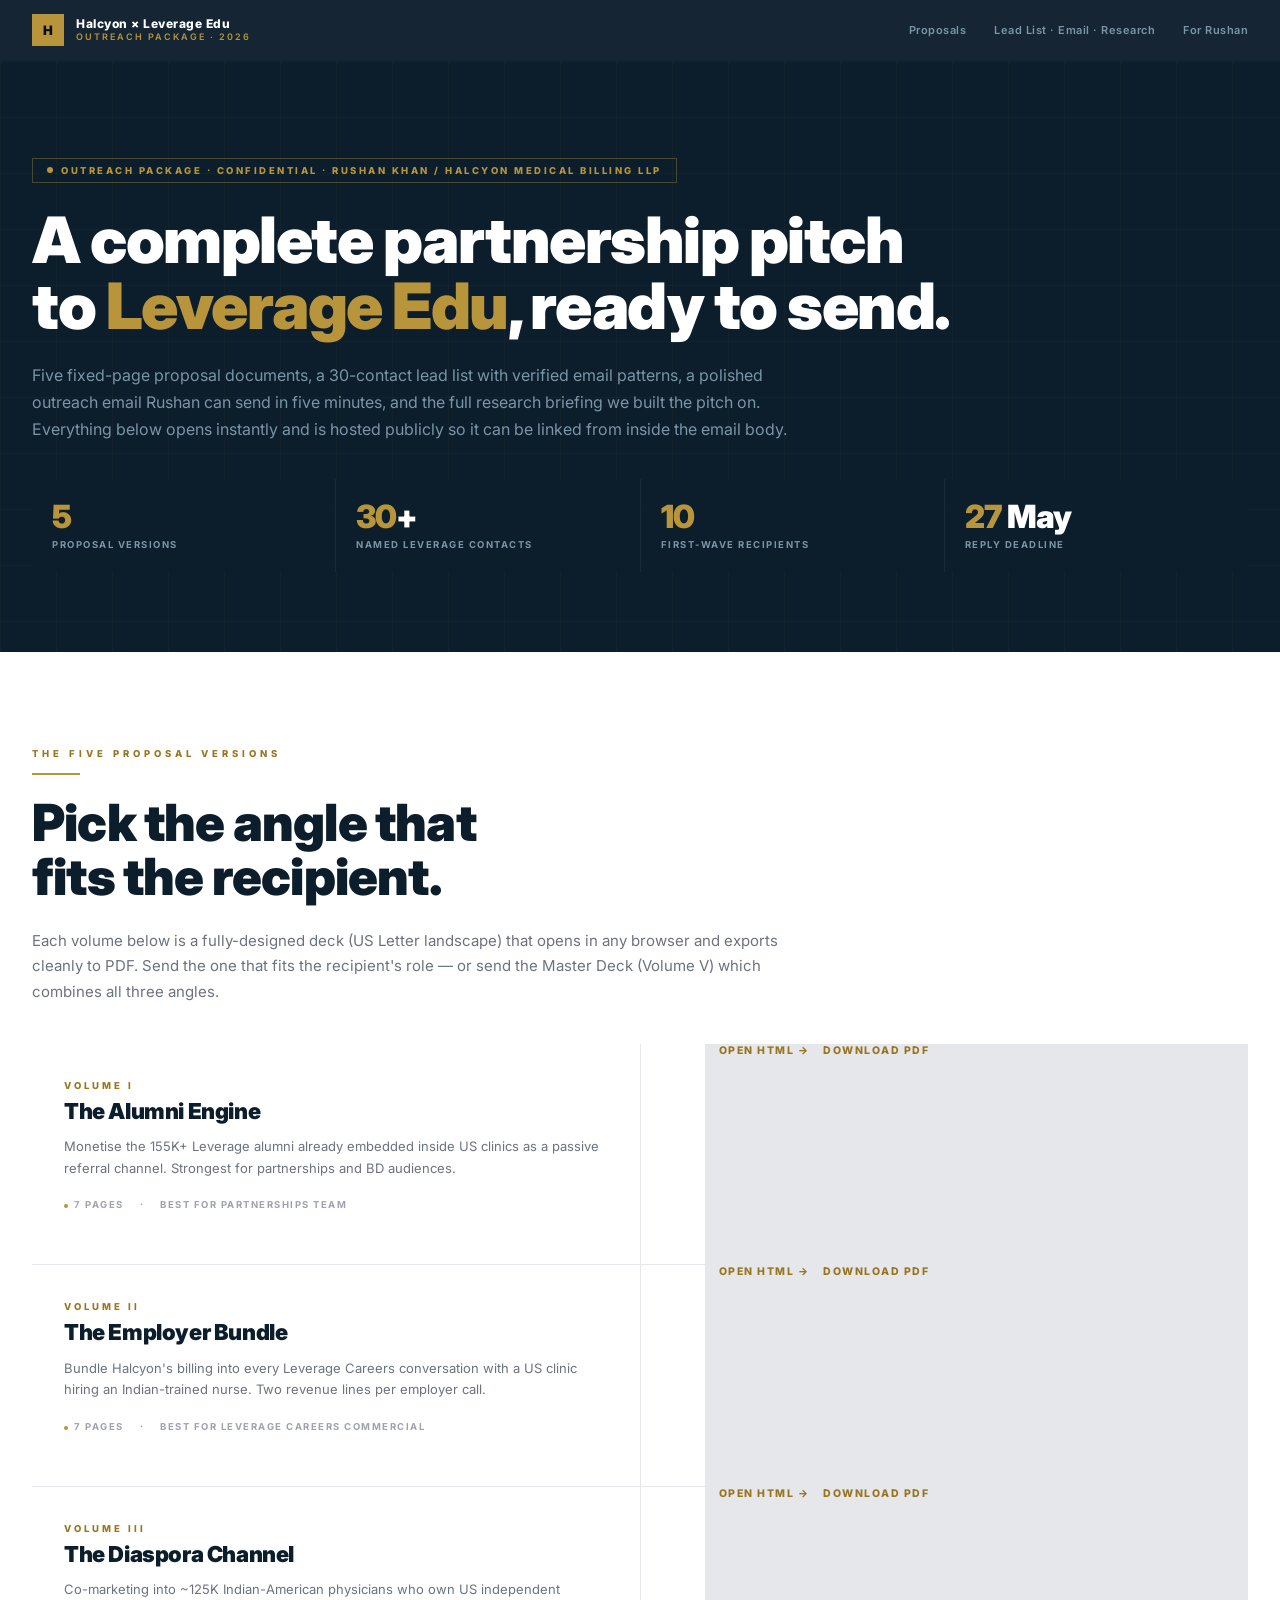
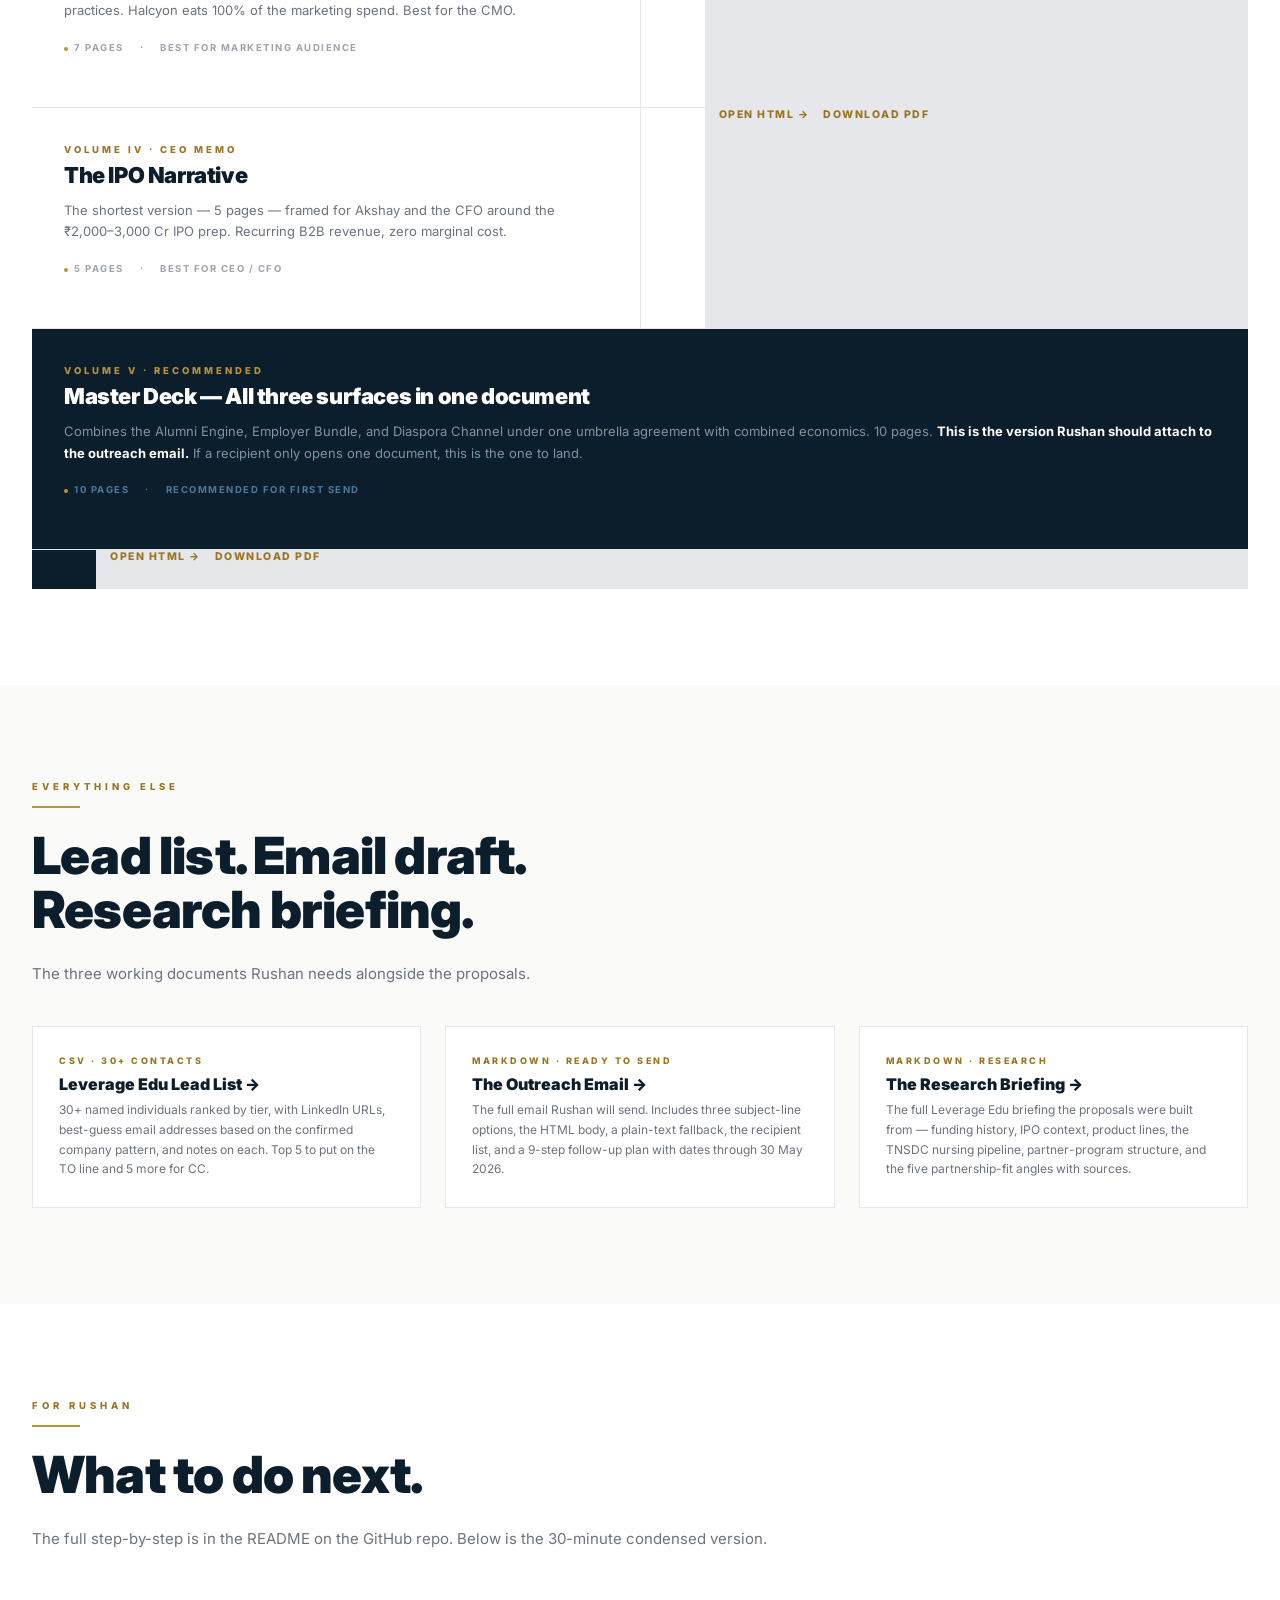
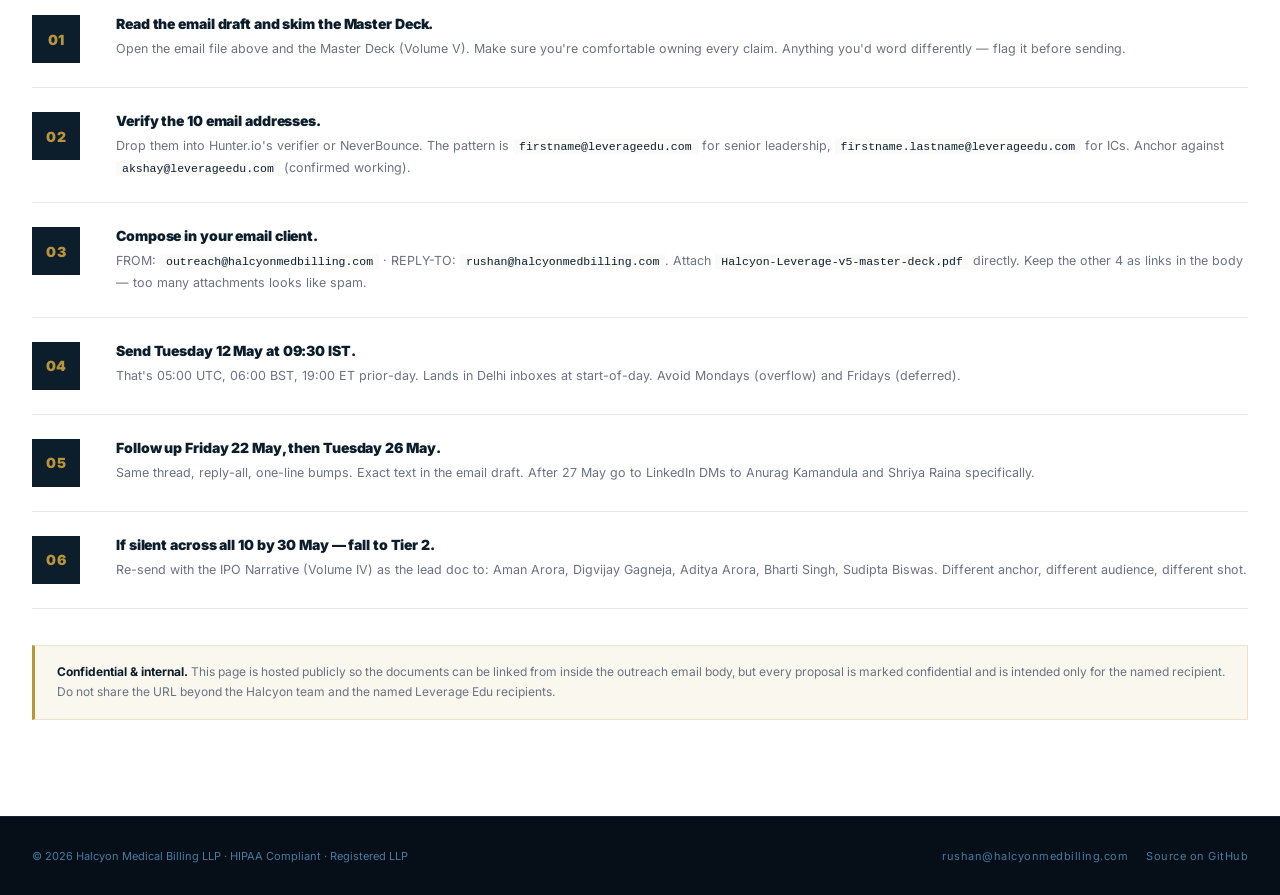
<file: index.html>
<!DOCTYPE html>
<html lang="en">
<head>
<meta charset="UTF-8">
<meta name="viewport" content="width=device-width, initial-scale=1.0">
<title>Halcyon × Leverage Edu — Outreach Package</title>
<link rel="preconnect" href="https://fonts.googleapis.com">
<link rel="preconnect" href="https://fonts.gstatic.com" crossorigin>
<link href="https://fonts.googleapis.com/css2?family=Inter:wght@300;400;600;700;800;900&display=swap" rel="stylesheet">
<style>
  *, *::before, *::after { box-sizing: border-box; margin: 0; padding: 0; }
  :root {
    --navy-950:#060F18; --navy-900:#0C1D2B; --navy-800:#112436; --navy-700:#1A3A4F;
    --navy-600:#22506A; --navy-500:#2A6080; --navy-400:#4A7A9F;
    --gold-500:#B8953A; --gold-400:#D4AF60; --gold-600:#9A7520;
    --cream:#FAFAF8; --parchment:#F2EFE9; --muted-dark:#7A95A5;
  }
  html { scroll-behavior: smooth; }
  body {
    font-family:'Inter', system-ui, sans-serif;
    color:#374151; background:#fff;
    -webkit-font-smoothing:antialiased;
  }
  .hero-bg {
    background-color: var(--navy-900);
    background-image:
      linear-gradient(rgba(184,149,58,0.045) 1px, transparent 1px),
      linear-gradient(90deg, rgba(184,149,58,0.045) 1px, transparent 1px);
    background-size: 56px 56px;
  }
  .container { max-width: 80rem; margin: 0 auto; padding: 0 1.5rem; }
  @media(min-width:1024px) { .container { padding: 0 2rem; } }

  header {
    position: sticky; top: 0; z-index: 50;
    background: rgba(12,29,43,0.96);
    backdrop-filter: blur(12px);
    border-bottom: 1px solid var(--navy-800);
  }
  .nav-inner { display:flex; align-items:center; justify-content:space-between; height: 60px; }
  .nav-logo { display:flex; align-items:center; gap:12px; text-decoration:none; }
  .logo-mark {
    width:32px; height:32px; background: var(--gold-500);
    display:flex; align-items:center; justify-content:center;
    font-size:13px; font-weight:900; color: var(--navy-950);
  }
  .logo-text { font-size:12px; font-weight:800; color:#fff; letter-spacing:0.5px; line-height:1.2; }
  .logo-sub { font-size:9px; font-weight:600; letter-spacing:2px; text-transform:uppercase; color: var(--gold-500); display:block; }
  .nav-links { display:none; gap:28px; align-items:center; }
  @media(min-width:768px) { .nav-links { display:flex; } }
  .nav-links a {
    font-size:11px; font-weight:600; color: var(--muted-dark); text-decoration:none;
    letter-spacing:0.5px; transition: color 0.15s;
  }
  .nav-links a:hover { color:#fff; }

  /* Hero */
  .hero { padding: 96px 0 80px; color:#fff; }
  .tag {
    display:inline-flex; align-items:center; gap:8px;
    border:1px solid rgba(184,149,58,0.35);
    padding:6px 14px;
    font-size:9.5px; font-weight:800; letter-spacing:2.5px; text-transform:uppercase;
    color: var(--gold-500); margin-bottom:24px;
  }
  .pulse { width:6px; height:6px; background: var(--gold-500); border-radius:50%; animation: pulse 2.5s ease-in-out infinite; }
  @keyframes pulse { 0%,100%{opacity:1} 50%{opacity:0.4} }
  .hero h1 {
    font-size: clamp(2.4rem, 5vw, 4.4rem);
    font-weight: 900; line-height: 1.04;
    letter-spacing: -1.5px;
    margin-bottom: 22px;
    color: #fff;
  }
  .hero h1 em { font-style: normal; color: var(--gold-500); }
  .hero p {
    font-size: 16px; line-height: 1.7;
    color: var(--muted-dark);
    max-width: 50rem; margin-bottom: 30px;
  }
  .kpis {
    display:grid; grid-template-columns: repeat(2, 1fr); gap:1px;
    background: rgba(255,255,255,0.06);
    margin-top: 36px;
  }
  @media(min-width:640px) { .kpis { grid-template-columns: repeat(4, 1fr); } }
  .kpi { background: var(--navy-900); padding: 22px 20px; }
  .kpi-val { font-size: 32px; font-weight:900; color:#fff; line-height:1; margin-bottom:6px; letter-spacing:-1px; }
  .kpi-val .gold { color: var(--gold-500); }
  .kpi-lbl { font-size:9.5px; font-weight:700; letter-spacing:1.5px; text-transform:uppercase; color: var(--muted-dark); }

  /* Section */
  section.light-section { padding: 96px 0; background: #fff; }
  section.cream-section { padding: 96px 0; background: var(--cream); }
  .section-label {
    font-size: 9.5px; font-weight: 800; letter-spacing: 4px; text-transform: uppercase;
    color: var(--gold-500); margin-bottom: 14px;
  }
  .section-label.light { color: var(--gold-600); }
  .gold-divider { width: 48px; height: 2px; background: var(--gold-500); margin-bottom: 20px; }
  .gold-divider.light { background: var(--gold-500); }
  h2.section-h2 {
    font-size: clamp(2rem, 4.2vw, 3.2rem);
    font-weight: 900; line-height: 1.06;
    letter-spacing: -0.8px;
    color: var(--navy-900);
    margin-bottom: 24px;
  }
  h2.section-h2 em { font-style:normal; color: var(--gold-500); }
  p.section-body {
    font-size: 15px; line-height: 1.7; color: #6b7280;
    max-width: 50rem; margin-bottom: 40px;
  }

  /* Proposal cards */
  .proposals-grid { display: grid; grid-template-columns: 1fr; gap: 1px; background: #e5e7eb; }
  @media(min-width:768px) { .proposals-grid { grid-template-columns: 1fr 1fr; } }
  .proposal-card {
    background: #fff;
    padding: 36px 32px;
    transition: background 0.2s ease, transform 0.2s ease;
    position: relative;
    text-decoration: none;
    color: inherit;
    display: flex; flex-direction: column;
    border-bottom: 2px solid transparent;
  }
  .proposal-card:hover {
    background: var(--cream);
    border-bottom-color: var(--gold-500);
  }
  .proposal-card.featured { background: var(--navy-900); color: #fff; }
  .proposal-card.featured:hover { background: var(--navy-800); border-bottom-color: var(--gold-500); }
  .vol-num {
    font-size: 9.5px; font-weight: 800; letter-spacing: 3px; text-transform: uppercase;
    color: var(--gold-600); margin-bottom: 8px;
  }
  .proposal-card.featured .vol-num { color: var(--gold-500); }
  .proposal-title {
    font-size: 22px; font-weight: 900; line-height: 1.15; letter-spacing: -0.4px;
    color: var(--navy-900); margin-bottom: 12px;
  }
  .proposal-card.featured .proposal-title { color: #fff; }
  .proposal-desc { font-size: 13px; line-height: 1.65; color: #6b7280; margin-bottom: 20px; flex: 1; }
  .proposal-card.featured .proposal-desc { color: var(--muted-dark); }
  .proposal-meta {
    display: flex; align-items: center; gap: 16px;
    font-size: 9.5px; font-weight: 700; letter-spacing: 1.5px; text-transform: uppercase;
    color: #9ca3af; margin-bottom: 16px;
  }
  .proposal-card.featured .proposal-meta { color: var(--navy-400); }
  .proposal-meta .gold-dot { width: 4px; height: 4px; background: var(--gold-500); border-radius:50%; }
  .proposal-actions { display: flex; gap: 14px; }
  .proposal-actions a {
    font-size: 10.5px; font-weight: 800; letter-spacing: 1.5px; text-transform: uppercase;
    color: var(--gold-600); text-decoration: none;
    border-bottom: 1px solid transparent; padding-bottom: 2px;
    transition: border-color 0.15s, color 0.15s;
  }
  .proposal-actions a:hover { border-bottom-color: var(--gold-500); }
  .proposal-card.featured .proposal-actions a { color: var(--gold-400); }
  .proposal-card.featured .proposal-actions a:hover { color: var(--gold-300); border-bottom-color: var(--gold-400); }

  /* Resources grid */
  .resources-grid { display: grid; grid-template-columns: 1fr; gap: 24px; margin-top: 32px; }
  @media(min-width:768px) { .resources-grid { grid-template-columns: 1fr 1fr 1fr; } }
  .resource-card {
    background: #fff; border: 1px solid #e5e7eb;
    padding: 28px 26px;
    transition: border-color 0.2s ease, transform 0.2s ease;
    text-decoration: none; color: inherit;
    display: flex; flex-direction: column;
  }
  .resource-card:hover { border-color: var(--gold-500); transform: translateY(-2px); }
  .resource-eyebrow { font-size: 9px; font-weight: 800; letter-spacing: 2.5px; text-transform: uppercase; color: var(--gold-600); margin-bottom: 8px; }
  .resource-title { font-size: 16px; font-weight: 900; color: var(--navy-900); margin-bottom: 6px; line-height: 1.25; }
  .resource-desc { font-size: 12px; line-height: 1.65; color: #6b7280; }

  /* Steps */
  .steps-list { margin-top: 36px; counter-reset: step; }
  .step {
    display: grid; grid-template-columns: 64px 1fr; gap: 20px;
    padding: 24px 0; border-bottom: 1px solid #e5e7eb;
  }
  .step-num {
    background: var(--navy-900); color: var(--gold-500);
    width: 48px; height: 48px;
    display:flex; align-items:center; justify-content:center;
    font-size: 14px; font-weight: 900; letter-spacing: 0.5px;
  }
  .step-body h3 { font-size: 14px; font-weight: 900; color: var(--navy-900); margin-bottom: 6px; letter-spacing: -0.1px; }
  .step-body p { font-size: 12.5px; line-height: 1.7; color: #6b7280; }
  .step-body code {
    font-family: ui-monospace, SFMono-Regular, Menlo, monospace;
    background: var(--cream); padding: 1px 6px;
    font-size: 11.5px; color: var(--navy-900);
  }

  /* Footer */
  footer {
    background: var(--navy-950); padding: 32px 0; color: var(--navy-400);
    border-top: 1px solid var(--navy-800);
  }
  .footer-inner { display:flex; align-items:center; justify-content:space-between; flex-wrap:wrap; gap:14px; }
  .footer-copy { font-size: 11px; }
  .footer-links { display:flex; gap: 18px; flex-wrap: wrap; }
  .footer-links a { font-size: 11px; color: var(--navy-400); text-decoration: none; letter-spacing: 0.5px; transition: color 0.15s; }
  .footer-links a:hover { color: var(--muted-dark); }

  /* Disclaimer */
  .disclaimer {
    background: rgba(184,149,58,0.08);
    border: 1px solid rgba(184,149,58,0.2);
    border-left: 3px solid var(--gold-500);
    padding: 16px 22px;
    font-size: 12px; color: #6b7280; line-height: 1.7;
    margin-top: 36px;
  }
  .disclaimer strong { color: var(--navy-900); }
</style>
</head>
<body>

<header>
  <div class="container">
    <div class="nav-inner">
      <a href="#top" class="nav-logo">
        <div class="logo-mark">H</div>
        <div class="logo-text">
          Halcyon × Leverage Edu
          <span class="logo-sub">Outreach Package · 2026</span>
        </div>
      </a>
      <nav class="nav-links">
        <a href="#proposals">Proposals</a>
        <a href="#resources">Lead List · Email · Research</a>
        <a href="#do-this">For Rushan</a>
      </nav>
    </div>
  </div>
</header>

<section class="hero hero-bg" id="top">
  <div class="container">
    <div class="tag"><span class="pulse"></span>Outreach Package · Confidential · Rushan Khan / Halcyon Medical Billing LLP</div>
    <h1>A complete partnership pitch<br>to <em>Leverage Edu</em>, ready to send.</h1>
    <p>
      Five fixed-page proposal documents, a 30-contact lead list with verified email patterns,
      a polished outreach email Rushan can send in five minutes, and the full research briefing
      we built the pitch on. Everything below opens instantly and is hosted publicly so it can
      be linked from inside the email body.
    </p>
    <div class="kpis">
      <div class="kpi"><div class="kpi-val"><span class="gold">5</span></div><div class="kpi-lbl">Proposal Versions</div></div>
      <div class="kpi"><div class="kpi-val"><span class="gold">30</span>+</div><div class="kpi-lbl">Named Leverage Contacts</div></div>
      <div class="kpi"><div class="kpi-val"><span class="gold">10</span></div><div class="kpi-lbl">First-Wave Recipients</div></div>
      <div class="kpi"><div class="kpi-val"><span class="gold">27</span> May</div><div class="kpi-lbl">Reply Deadline</div></div>
    </div>
  </div>
</section>

<section class="light-section" id="proposals">
  <div class="container">
    <p class="section-label light">The five proposal versions</p>
    <div class="gold-divider light"></div>
    <h2 class="section-h2">Pick the angle that<br>fits the recipient.</h2>
    <p class="section-body">
      Each volume below is a fully-designed deck (US Letter landscape) that opens in any browser
      and exports cleanly to PDF. Send the one that fits the recipient's role — or send the
      Master Deck (Volume V) which combines all three angles.
    </p>

    <div class="proposals-grid">
      <a class="proposal-card" href="proposals/v1-alumni-engine.html">
        <div class="vol-num">Volume I</div>
        <div class="proposal-title">The Alumni Engine</div>
        <div class="proposal-desc">
          Monetise the 155K+ Leverage alumni already embedded inside US clinics as a passive
          referral channel. Strongest for partnerships and BD audiences.
        </div>
        <div class="proposal-meta">
          <span><span class="gold-dot" style="display:inline-block;margin-right:6px;"></span>7 pages</span>
          <span>·</span>
          <span>Best for partnerships team</span>
        </div>
        <div class="proposal-actions">
          <a href="proposals/v1-alumni-engine.html">Open HTML →</a>
          <a href="pdfs/Halcyon-Leverage-v1-alumni-engine.pdf">Download PDF</a>
        </div>
      </a>

      <a class="proposal-card" href="proposals/v2-employer-bundle.html">
        <div class="vol-num">Volume II</div>
        <div class="proposal-title">The Employer Bundle</div>
        <div class="proposal-desc">
          Bundle Halcyon's billing into every Leverage Careers conversation with a US clinic
          hiring an Indian-trained nurse. Two revenue lines per employer call.
        </div>
        <div class="proposal-meta">
          <span><span class="gold-dot" style="display:inline-block;margin-right:6px;"></span>7 pages</span>
          <span>·</span>
          <span>Best for Leverage Careers commercial</span>
        </div>
        <div class="proposal-actions">
          <a href="proposals/v2-employer-bundle.html">Open HTML →</a>
          <a href="pdfs/Halcyon-Leverage-v2-employer-bundle.pdf">Download PDF</a>
        </div>
      </a>

      <a class="proposal-card" href="proposals/v3-diaspora-channel.html">
        <div class="vol-num">Volume III</div>
        <div class="proposal-title">The Diaspora Channel</div>
        <div class="proposal-desc">
          Co-marketing into ~125K Indian-American physicians who own US independent practices.
          Halcyon eats 100% of the marketing spend. Best for the CMO.
        </div>
        <div class="proposal-meta">
          <span><span class="gold-dot" style="display:inline-block;margin-right:6px;"></span>7 pages</span>
          <span>·</span>
          <span>Best for marketing audience</span>
        </div>
        <div class="proposal-actions">
          <a href="proposals/v3-diaspora-channel.html">Open HTML →</a>
          <a href="pdfs/Halcyon-Leverage-v3-diaspora-channel.pdf">Download PDF</a>
        </div>
      </a>

      <a class="proposal-card" href="proposals/v4-ipo-narrative.html">
        <div class="vol-num">Volume IV · CEO memo</div>
        <div class="proposal-title">The IPO Narrative</div>
        <div class="proposal-desc">
          The shortest version — 5 pages — framed for Akshay and the CFO around the
          ₹2,000–3,000 Cr IPO prep. Recurring B2B revenue, zero marginal cost.
        </div>
        <div class="proposal-meta">
          <span><span class="gold-dot" style="display:inline-block;margin-right:6px;"></span>5 pages</span>
          <span>·</span>
          <span>Best for CEO / CFO</span>
        </div>
        <div class="proposal-actions">
          <a href="proposals/v4-ipo-narrative.html">Open HTML →</a>
          <a href="pdfs/Halcyon-Leverage-v4-ipo-narrative.pdf">Download PDF</a>
        </div>
      </a>

      <a class="proposal-card featured" href="proposals/v5-master-deck.html" style="grid-column: 1 / -1;">
        <div class="vol-num">Volume V · Recommended</div>
        <div class="proposal-title">Master Deck — All three surfaces in one document</div>
        <div class="proposal-desc">
          Combines the Alumni Engine, Employer Bundle, and Diaspora Channel under one umbrella
          agreement with combined economics. 10 pages. <strong style="color:#fff;">This is the version Rushan should attach
          to the outreach email.</strong> If a recipient only opens one document, this is the one to land.
        </div>
        <div class="proposal-meta">
          <span><span class="gold-dot" style="display:inline-block;margin-right:6px;"></span>10 pages</span>
          <span>·</span>
          <span>Recommended for first send</span>
        </div>
        <div class="proposal-actions">
          <a href="proposals/v5-master-deck.html">Open HTML →</a>
          <a href="pdfs/Halcyon-Leverage-v5-master-deck.pdf">Download PDF</a>
        </div>
      </a>
    </div>
  </div>
</section>

<section class="cream-section" id="resources">
  <div class="container">
    <p class="section-label light">Everything else</p>
    <div class="gold-divider light"></div>
    <h2 class="section-h2">Lead list. Email draft.<br>Research briefing.</h2>
    <p class="section-body">
      The three working documents Rushan needs alongside the proposals.
    </p>

    <div class="resources-grid">
      <a class="resource-card" href="leads/leverage-edu-contacts.csv">
        <div class="resource-eyebrow">CSV · 30+ contacts</div>
        <div class="resource-title">Leverage Edu Lead List →</div>
        <div class="resource-desc">
          30+ named individuals ranked by tier, with LinkedIn URLs, best-guess email addresses
          based on the confirmed company pattern, and notes on each. Top 5 to put on the TO line
          and 5 more for CC.
        </div>
      </a>

      <a class="resource-card" href="email/email-rushan-to-leverage.md">
        <div class="resource-eyebrow">Markdown · Ready to send</div>
        <div class="resource-title">The Outreach Email →</div>
        <div class="resource-desc">
          The full email Rushan will send. Includes three subject-line options, the HTML body,
          a plain-text fallback, the recipient list, and a 9-step follow-up plan with dates
          through 30 May 2026.
        </div>
      </a>

      <a class="resource-card" href="research/leverage-edu-briefing.md">
        <div class="resource-eyebrow">Markdown · Research</div>
        <div class="resource-title">The Research Briefing →</div>
        <div class="resource-desc">
          The full Leverage Edu briefing the proposals were built from — funding history,
          IPO context, product lines, the TNSDC nursing pipeline, partner-program structure,
          and the five partnership-fit angles with sources.
        </div>
      </a>
    </div>
  </div>
</section>

<section class="light-section" id="do-this">
  <div class="container">
    <p class="section-label light">For Rushan</p>
    <div class="gold-divider light"></div>
    <h2 class="section-h2">What to do next.</h2>
    <p class="section-body">
      The full step-by-step is in the README on the GitHub repo. Below is the 30-minute
      condensed version.
    </p>

    <div class="steps-list">
      <div class="step">
        <div class="step-num">01</div>
        <div class="step-body">
          <h3>Read the email draft and skim the Master Deck.</h3>
          <p>Open the email file above and the Master Deck (Volume V). Make sure you're comfortable owning every claim. Anything you'd word differently — flag it before sending.</p>
        </div>
      </div>
      <div class="step">
        <div class="step-num">02</div>
        <div class="step-body">
          <h3>Verify the 10 email addresses.</h3>
          <p>Drop them into Hunter.io's verifier or NeverBounce. The pattern is <code>firstname@leverageedu.com</code> for senior leadership, <code>firstname.lastname@leverageedu.com</code> for ICs. Anchor against <code>akshay@leverageedu.com</code> (confirmed working).</p>
        </div>
      </div>
      <div class="step">
        <div class="step-num">03</div>
        <div class="step-body">
          <h3>Compose in your email client.</h3>
          <p>FROM: <code>outreach@halcyonmedbilling.com</code> · REPLY-TO: <code>rushan@halcyonmedbilling.com</code>. Attach <code>Halcyon-Leverage-v5-master-deck.pdf</code> directly. Keep the other 4 as links in the body — too many attachments looks like spam.</p>
        </div>
      </div>
      <div class="step">
        <div class="step-num">04</div>
        <div class="step-body">
          <h3>Send Tuesday 12 May at 09:30 IST.</h3>
          <p>That's 05:00 UTC, 06:00 BST, 19:00 ET prior-day. Lands in Delhi inboxes at start-of-day. Avoid Mondays (overflow) and Fridays (deferred).</p>
        </div>
      </div>
      <div class="step">
        <div class="step-num">05</div>
        <div class="step-body">
          <h3>Follow up Friday 22 May, then Tuesday 26 May.</h3>
          <p>Same thread, reply-all, one-line bumps. Exact text in the email draft. After 27 May go to LinkedIn DMs to Anurag Kamandula and Shriya Raina specifically.</p>
        </div>
      </div>
      <div class="step">
        <div class="step-num">06</div>
        <div class="step-body">
          <h3>If silent across all 10 by 30 May — fall to Tier 2.</h3>
          <p>Re-send with the IPO Narrative (Volume IV) as the lead doc to: Aman Arora, Digvijay Gagneja, Aditya Arora, Bharti Singh, Sudipta Biswas. Different anchor, different audience, different shot.</p>
        </div>
      </div>
    </div>

    <div class="disclaimer">
      <strong>Confidential & internal.</strong> This page is hosted publicly so the documents can be linked
      from inside the outreach email body, but every proposal is marked confidential and is intended
      only for the named recipient. Do not share the URL beyond the Halcyon team and the named
      Leverage Edu recipients.
    </div>
  </div>
</section>

<footer>
  <div class="container">
    <div class="footer-inner">
      <div class="footer-copy">© 2026 Halcyon Medical Billing LLP · HIPAA Compliant · Registered LLP</div>
      <div class="footer-links">
        <a href="mailto:rushan@halcyonmedbilling.com">rushan@halcyonmedbilling.com</a>
        <a href="https://github.com/NaitikJoshiPro/halcyon-leverage-outreach">Source on GitHub</a>
      </div>
    </div>
  </div>
</footer>

</body>
</html>
</file>
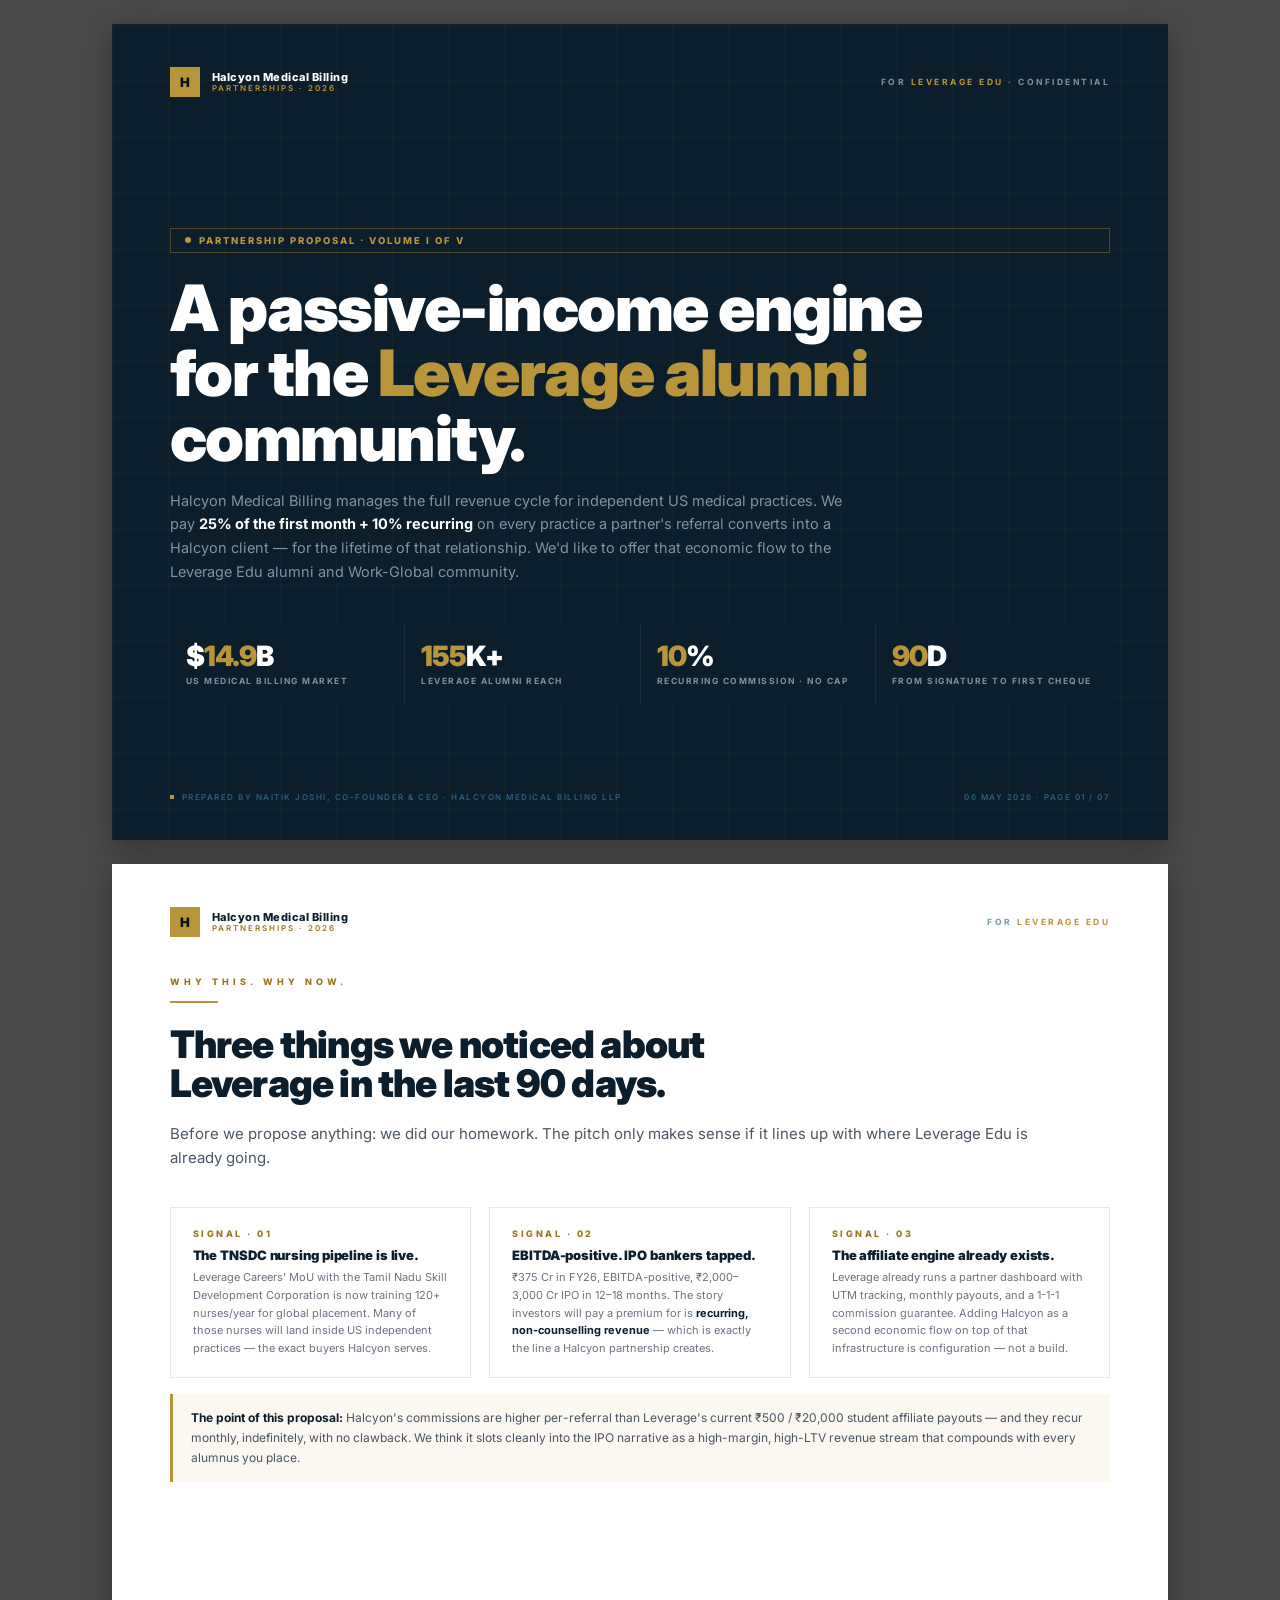
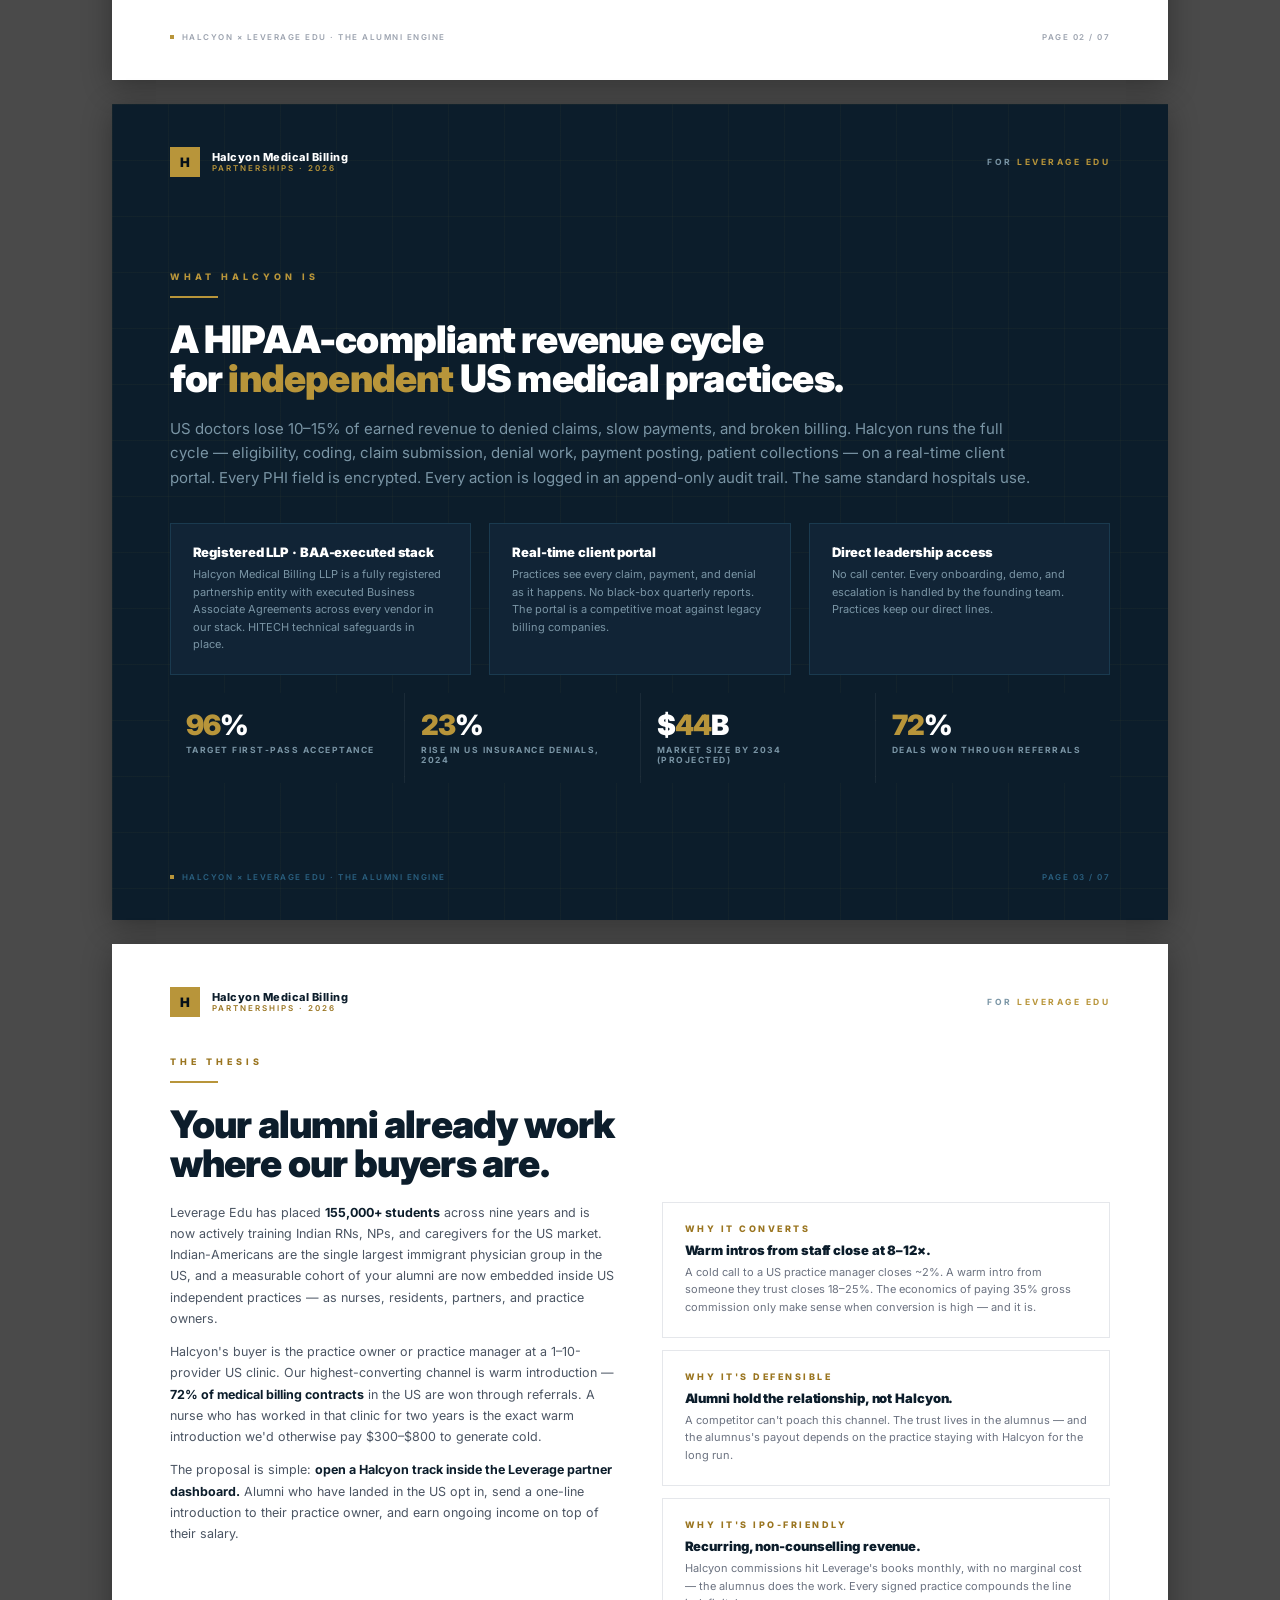
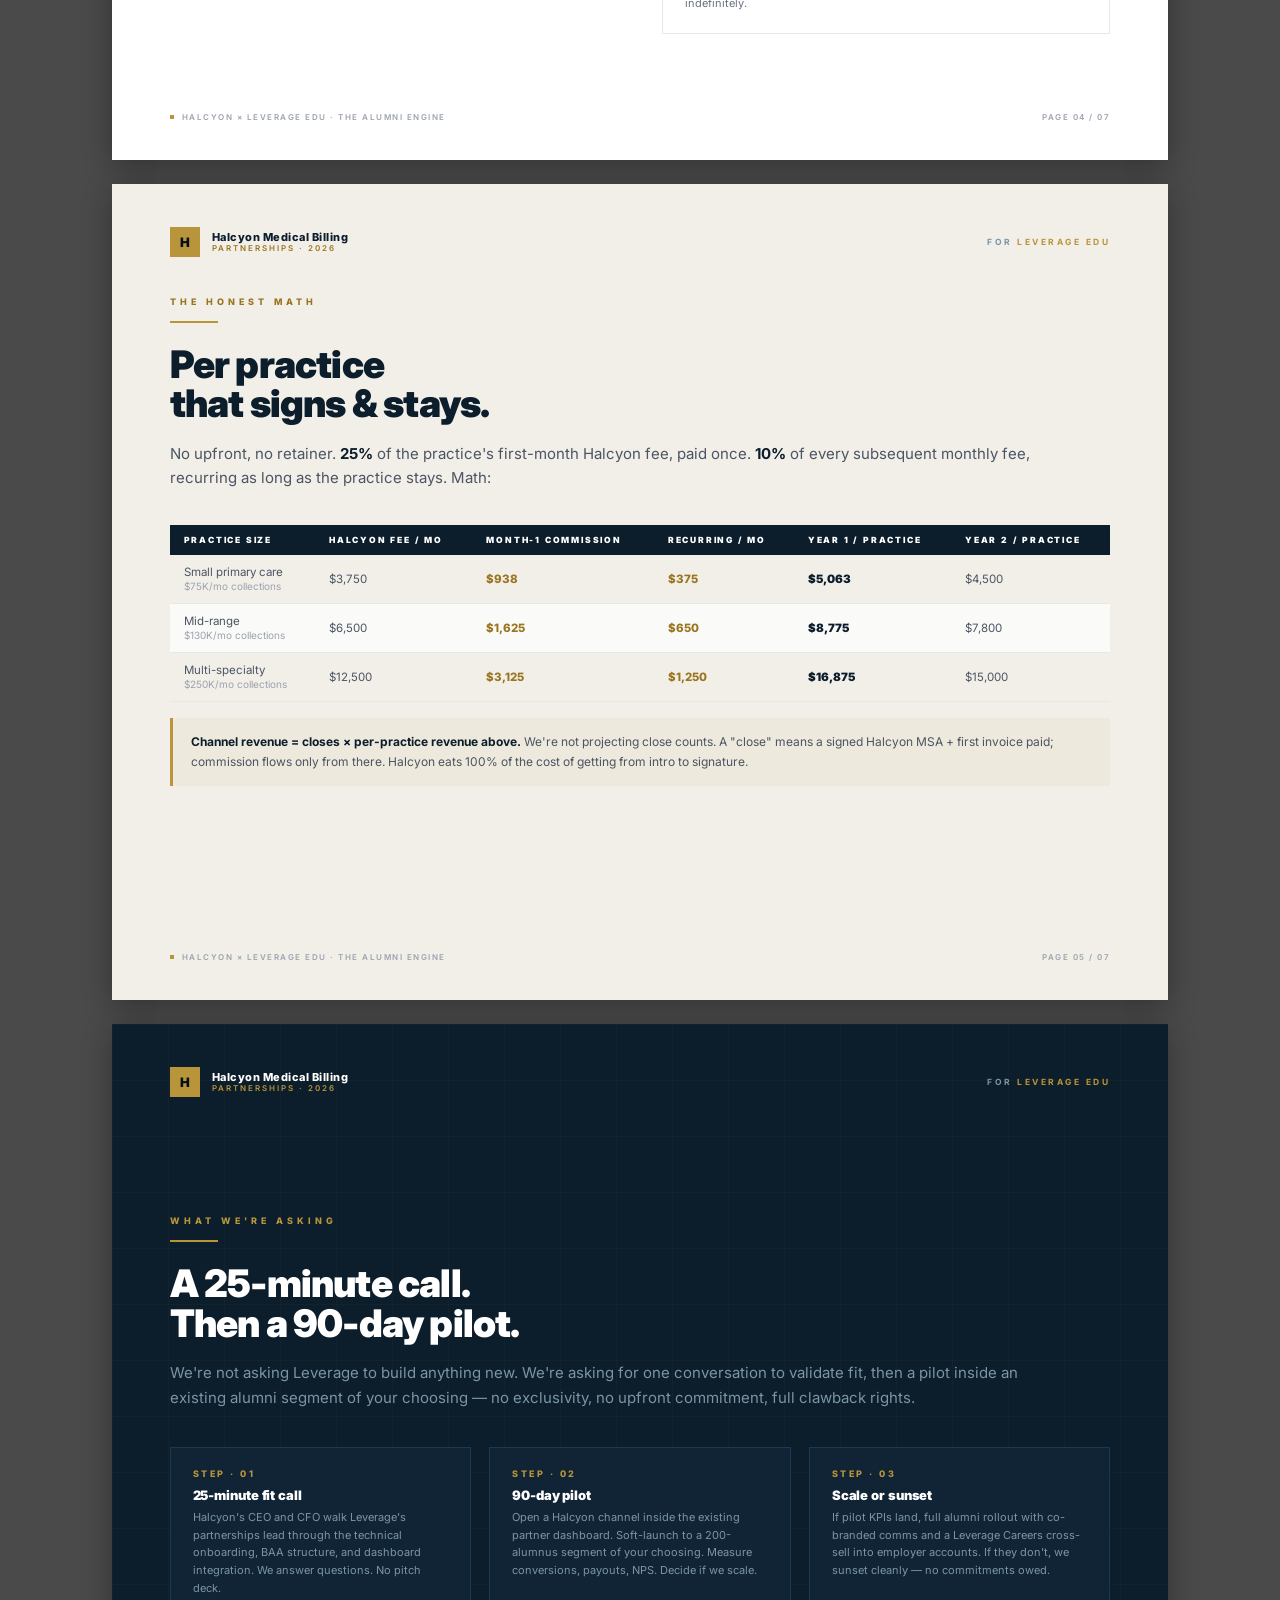
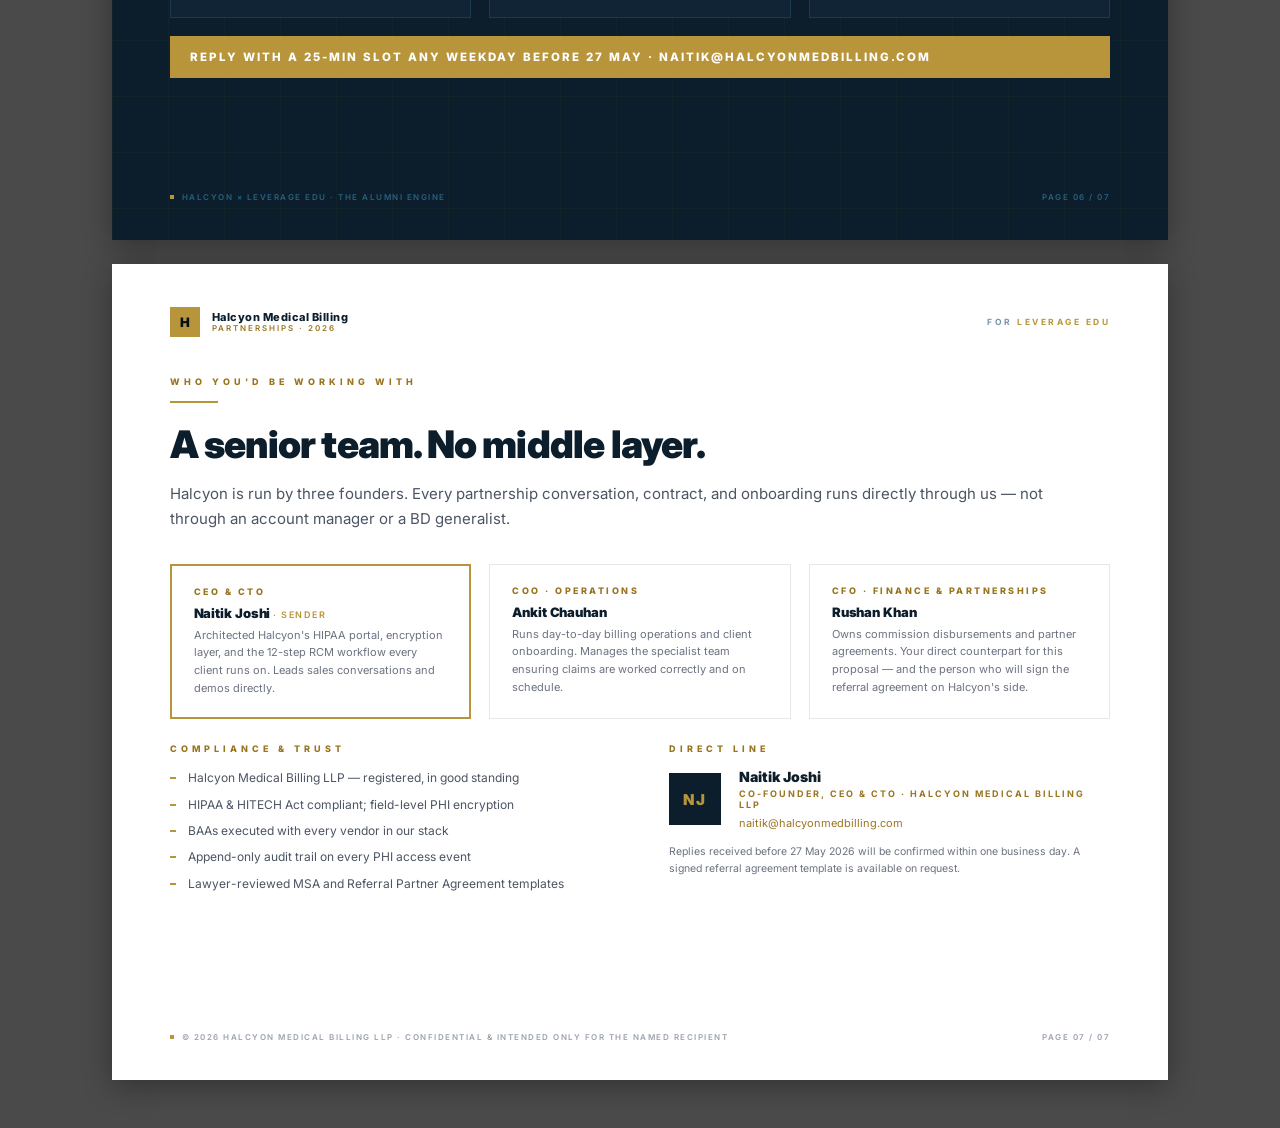
<file: proposals/v1-alumni-engine.html>
<!DOCTYPE html>
<html lang="en">
<head>
<meta charset="UTF-8">
<title>Halcyon × Leverage Edu — The Alumni Engine</title>
<link rel="preconnect" href="https://fonts.googleapis.com">
<link rel="preconnect" href="https://fonts.gstatic.com" crossorigin>
<link href="https://fonts.googleapis.com/css2?family=Inter:wght@300;400;600;700;800;900&display=swap" rel="stylesheet">
<link rel="stylesheet" href="_styles.css">
</head>
<body>

<!-- ═══════════ PAGE 1 — COVER ═══════════ -->
<section class="page hero-bg dark-bg">
  <div class="page-header">
    <div class="brand">
      <div class="brand-mark">H</div>
      <div class="brand-text">
        Halcyon Medical Billing
        <span class="sub">Partnerships · 2026</span>
      </div>
    </div>
    <div class="attn">For <span class="gold">Leverage Edu</span> · Confidential</div>
  </div>

  <div class="page-body" style="padding-top:0.4in;">
    <div class="tag"><span class="pulse"></span>Partnership Proposal · Volume I of V</div>
    <h1 class="cover-h1">A passive-income engine<br>for the <em>Leverage alumni</em><br>community.</h1>
    <p class="lead dark" style="max-width:7in; font-size:14.5px;">
      Halcyon Medical Billing manages the full revenue cycle for independent US medical practices.
      We pay <strong style="color:#fff;">25% of the first month + 10% recurring</strong> on every practice
      a partner's referral converts into a Halcyon client — for the lifetime of that relationship.
      We'd like to offer that economic flow to the Leverage Edu alumni and Work-Global community.
    </p>

    <div class="kpi-row">
      <div class="kpi"><div class="kpi-val">$<span class="gold">14.9</span>B</div><div class="kpi-lbl">US Medical Billing Market</div></div>
      <div class="kpi"><div class="kpi-val"><span class="gold">155</span>K+</div><div class="kpi-lbl">Leverage Alumni Reach</div></div>
      <div class="kpi"><div class="kpi-val"><span class="gold">10</span>%</div><div class="kpi-lbl">Recurring Commission · No Cap</div></div>
      <div class="kpi"><div class="kpi-val"><span class="gold">90</span>D</div><div class="kpi-lbl">From Signature to First Cheque</div></div>
    </div>
  </div>

  <div class="page-footer">
    <span><span class="gold-dot"></span>Prepared by Naitik Joshi, Co-Founder &amp; CEO · Halcyon Medical Billing LLP</span>
    <span>06 May 2026 · Page 01 / 07</span>
  </div>
</section>

<!-- ═══════════ PAGE 2 — WHY WE'RE WRITING ═══════════ -->
<section class="page">
  <div class="page-header">
    <div class="brand">
      <div class="brand-mark">H</div>
      <div class="brand-text">
        Halcyon Medical Billing
        <span class="sub">Partnerships · 2026</span>
      </div>
    </div>
    <div class="attn">For <span class="gold">Leverage Edu</span></div>
  </div>

  <div class="page-body top">
    <p class="section-label light">Why this. Why now.</p>
    <div class="gold-divider"></div>
    <h2 class="page-h2">Three things we noticed about<br>Leverage in the last 90 days.</h2>
    <p class="lead">
      Before we propose anything: we did our homework. The pitch only makes sense
      if it lines up with where Leverage Edu is already going.
    </p>

    <div class="three-col" style="margin-top:18px;">
      <div class="feature-card">
        <div class="num">Signal · 01</div>
        <div class="title">The TNSDC nursing pipeline is live.</div>
        <div class="desc">
          Leverage Careers' MoU with the Tamil Nadu Skill Development Corporation is now training
          120+ nurses/year for global placement. Many of those nurses will land inside US
          independent practices &mdash; the exact buyers Halcyon serves.
        </div>
      </div>
      <div class="feature-card">
        <div class="num">Signal · 02</div>
        <div class="title">EBITDA-positive. IPO bankers tapped.</div>
        <div class="desc">
          ₹375 Cr in FY26, EBITDA-positive, ₹2,000–3,000 Cr IPO in 12–18 months. The story
          investors will pay a premium for is <strong>recurring, non-counselling revenue</strong> &mdash;
          which is exactly the line a Halcyon partnership creates.
        </div>
      </div>
      <div class="feature-card">
        <div class="num">Signal · 03</div>
        <div class="title">The affiliate engine already exists.</div>
        <div class="desc">
          Leverage already runs a partner dashboard with UTM tracking, monthly payouts,
          and a 1-1-1 commission guarantee. Adding Halcyon as a second economic flow on top
          of that infrastructure is configuration &mdash; not a build.
        </div>
      </div>
    </div>

    <div class="callout">
      <strong>The point of this proposal:</strong> Halcyon's commissions are higher per-referral than
      Leverage's current ₹500 / ₹20,000 student affiliate payouts &mdash; and they recur monthly,
      indefinitely, with no clawback. We think it slots cleanly into the IPO narrative as a
      high-margin, high-LTV revenue stream that compounds with every alumnus you place.
    </div>
  </div>

  <div class="page-footer">
    <span><span class="gold-dot"></span>Halcyon × Leverage Edu · The Alumni Engine</span>
    <span>Page 02 / 07</span>
  </div>
</section>

<!-- ═══════════ PAGE 3 — WHAT HALCYON IS ═══════════ -->
<section class="page hero-bg dark-bg">
  <div class="page-header">
    <div class="brand">
      <div class="brand-mark">H</div>
      <div class="brand-text">
        Halcyon Medical Billing
        <span class="sub">Partnerships · 2026</span>
      </div>
    </div>
    <div class="attn">For <span class="gold">Leverage Edu</span></div>
  </div>

  <div class="page-body">
    <p class="section-label">What Halcyon is</p>
    <div class="gold-divider"></div>
    <h2 class="page-h2 dark">A HIPAA-compliant revenue cycle<br>for <em>independent</em> US medical practices.</h2>
    <p class="lead dark" style="max-width:9in;">
      US doctors lose 10–15% of earned revenue to denied claims, slow payments, and broken billing.
      Halcyon runs the full cycle &mdash; eligibility, coding, claim submission, denial work, payment posting,
      patient collections &mdash; on a real-time client portal. Every PHI field is encrypted. Every action is
      logged in an append-only audit trail. The same standard hospitals use.
    </p>

    <div class="three-col" style="margin-top:14px;">
      <div class="feature-card">
        <div class="title">Registered LLP · BAA-executed stack</div>
        <div class="desc">Halcyon Medical Billing LLP is a fully registered partnership entity with executed Business Associate Agreements across every vendor in our stack. HITECH technical safeguards in place.</div>
      </div>
      <div class="feature-card">
        <div class="title">Real-time client portal</div>
        <div class="desc">Practices see every claim, payment, and denial as it happens. No black-box quarterly reports. The portal is a competitive moat against legacy billing companies.</div>
      </div>
      <div class="feature-card">
        <div class="title">Direct leadership access</div>
        <div class="desc">No call center. Every onboarding, demo, and escalation is handled by the founding team. Practices keep our direct lines.</div>
      </div>
    </div>

    <div class="kpi-row" style="margin-top:18px;">
      <div class="kpi"><div class="kpi-val"><span class="gold">96</span>%</div><div class="kpi-lbl">Target First-Pass Acceptance</div></div>
      <div class="kpi"><div class="kpi-val"><span class="gold">23</span>%</div><div class="kpi-lbl">Rise in US Insurance Denials, 2024</div></div>
      <div class="kpi"><div class="kpi-val">$<span class="gold">44</span>B</div><div class="kpi-lbl">Market Size by 2034 (Projected)</div></div>
      <div class="kpi"><div class="kpi-val"><span class="gold">72</span>%</div><div class="kpi-lbl">Deals Won Through Referrals</div></div>
    </div>
  </div>

  <div class="page-footer">
    <span><span class="gold-dot"></span>Halcyon × Leverage Edu · The Alumni Engine</span>
    <span>Page 03 / 07</span>
  </div>
</section>

<!-- ═══════════ PAGE 4 — THE THESIS ═══════════ -->
<section class="page">
  <div class="page-header">
    <div class="brand">
      <div class="brand-mark">H</div>
      <div class="brand-text">
        Halcyon Medical Billing
        <span class="sub">Partnerships · 2026</span>
      </div>
    </div>
    <div class="attn">For <span class="gold">Leverage Edu</span></div>
  </div>

  <div class="page-body top">
    <p class="section-label light">The thesis</p>
    <div class="gold-divider"></div>
    <h2 class="page-h2">Your alumni already work<br>where our buyers are.</h2>

    <div class="two-col">
      <div>
        <p class="body" style="margin-bottom:12px;">
          Leverage Edu has placed <strong>155,000+ students</strong> across nine years and is now
          actively training Indian RNs, NPs, and caregivers for the US market. Indian-Americans
          are the single largest immigrant physician group in the US, and a measurable cohort of
          your alumni are now embedded inside US independent practices &mdash; as nurses, residents,
          partners, and practice owners.
        </p>
        <p class="body">
          Halcyon's buyer is the practice owner or practice manager at a 1–10-provider US clinic.
          Our highest-converting channel is warm introduction &mdash; <strong>72% of medical billing
          contracts</strong> in the US are won through referrals. A nurse who has worked in that
          clinic for two years is the exact warm introduction we'd otherwise pay $300–$800 to
          generate cold.
        </p>
        <p class="body" style="margin-top:12px;">
          The proposal is simple: <strong>open a Halcyon track inside the Leverage partner
          dashboard.</strong> Alumni who have landed in the US opt in, send a one-line introduction
          to their practice owner, and earn ongoing income on top of their salary.
        </p>
      </div>
      <div>
        <div class="feature-card" style="margin-bottom:12px;">
          <div class="num">Why it converts</div>
          <div class="title">Warm intros from staff close at 8–12×.</div>
          <div class="desc">A cold call to a US practice manager closes ~2%. A warm intro from someone they trust closes 18–25%. The economics of paying 35% gross commission only make sense when conversion is high &mdash; and it is.</div>
        </div>
        <div class="feature-card" style="margin-bottom:12px;">
          <div class="num">Why it's defensible</div>
          <div class="title">Alumni hold the relationship, not Halcyon.</div>
          <div class="desc">A competitor can't poach this channel. The trust lives in the alumnus &mdash; and the alumnus's payout depends on the practice staying with Halcyon for the long run.</div>
        </div>
        <div class="feature-card">
          <div class="num">Why it's IPO-friendly</div>
          <div class="title">Recurring, non-counselling revenue.</div>
          <div class="desc">Halcyon commissions hit Leverage's books monthly, with no marginal cost &mdash; the alumnus does the work. Every signed practice compounds the line indefinitely.</div>
        </div>
      </div>
    </div>
  </div>

  <div class="page-footer">
    <span><span class="gold-dot"></span>Halcyon × Leverage Edu · The Alumni Engine</span>
    <span>Page 04 / 07</span>
  </div>
</section>

<!-- ═══════════ PAGE 5 — ECONOMICS ═══════════ -->
<section class="page parchment-bg">
  <div class="page-header">
    <div class="brand">
      <div class="brand-mark">H</div>
      <div class="brand-text">
        Halcyon Medical Billing
        <span class="sub">Partnerships · 2026</span>
      </div>
    </div>
    <div class="attn">For <span class="gold">Leverage Edu</span></div>
  </div>

  <div class="page-body top">
    <p class="section-label light">The honest math</p>
    <div class="gold-divider"></div>
    <h2 class="page-h2">Per practice<br>that signs &amp; stays.</h2>
    <p class="lead">
      No upfront, no retainer. <strong>25%</strong> of the practice's first-month Halcyon fee, paid once.
      <strong>10%</strong> of every subsequent monthly fee, recurring as long as the practice stays. Math:
    </p>

    <table class="proposal-table">
      <thead>
        <tr>
          <th>Practice size</th>
          <th>Halcyon fee / mo</th>
          <th>Month-1 commission</th>
          <th>Recurring / mo</th>
          <th>Year 1 / practice</th>
          <th>Year 2 / practice</th>
        </tr>
      </thead>
      <tbody>
        <tr>
          <td>Small primary care<br><span style="font-size:10px;color:#9ca3af;">$75K/mo collections</span></td>
          <td>$3,750</td>
          <td class="gold">$938</td>
          <td class="gold">$375</td>
          <td class="big">$5,063</td>
          <td>$4,500</td>
        </tr>
        <tr>
          <td>Mid-range<br><span style="font-size:10px;color:#9ca3af;">$130K/mo collections</span></td>
          <td>$6,500</td>
          <td class="gold">$1,625</td>
          <td class="gold">$650</td>
          <td class="big">$8,775</td>
          <td>$7,800</td>
        </tr>
        <tr>
          <td>Multi-specialty<br><span style="font-size:10px;color:#9ca3af;">$250K/mo collections</span></td>
          <td>$12,500</td>
          <td class="gold">$3,125</td>
          <td class="gold">$1,250</td>
          <td class="big">$16,875</td>
          <td>$15,000</td>
        </tr>
      </tbody>
    </table>

    <div class="callout">
      <strong>Channel revenue = closes × per-practice revenue above.</strong> We're not projecting close counts.
      A "close" means a signed Halcyon MSA + first invoice paid; commission flows only from there.
      Halcyon eats 100% of the cost of getting from intro to signature.
    </div>
  </div>

  <div class="page-footer">
    <span><span class="gold-dot"></span>Halcyon × Leverage Edu · The Alumni Engine</span>
    <span>Page 05 / 07</span>
  </div>
</section>

<!-- ═══════════ PAGE 6 — THE ASK ═══════════ -->
<section class="page hero-bg dark-bg">
  <div class="page-header">
    <div class="brand">
      <div class="brand-mark">H</div>
      <div class="brand-text">
        Halcyon Medical Billing
        <span class="sub">Partnerships · 2026</span>
      </div>
    </div>
    <div class="attn">For <span class="gold">Leverage Edu</span></div>
  </div>

  <div class="page-body">
    <p class="section-label">What we're asking</p>
    <div class="gold-divider"></div>
    <h2 class="page-h2 dark">A 25-minute call.<br>Then a 90-day pilot.</h2>
    <p class="lead dark" style="max-width:9in;">
      We're not asking Leverage to build anything new. We're asking for one conversation
      to validate fit, then a pilot inside an existing alumni segment of your choosing &mdash;
      no exclusivity, no upfront commitment, full clawback rights.
    </p>

    <div class="three-col" style="margin-top:18px;">
      <div class="feature-card">
        <div class="num">Step · 01</div>
        <div class="title">25-minute fit call</div>
        <div class="desc">Halcyon's CEO and CFO walk Leverage's partnerships lead through the technical onboarding, BAA structure, and dashboard integration. We answer questions. No pitch deck.</div>
      </div>
      <div class="feature-card">
        <div class="num">Step · 02</div>
        <div class="title">90-day pilot</div>
        <div class="desc">Open a Halcyon channel inside the existing partner dashboard. Soft-launch to a 200-alumnus segment of your choosing. Measure conversions, payouts, NPS. Decide if we scale.</div>
      </div>
      <div class="feature-card">
        <div class="num">Step · 03</div>
        <div class="title">Scale or sunset</div>
        <div class="desc">If pilot KPIs land, full alumni rollout with co-branded comms and a Leverage Careers cross-sell into employer accounts. If they don't, we sunset cleanly &mdash; no commitments owed.</div>
      </div>
    </div>

    <div class="cta-band">
      Reply with a 25-min slot any weekday before 27 May · naitik@halcyonmedbilling.com
    </div>
  </div>

  <div class="page-footer">
    <span><span class="gold-dot"></span>Halcyon × Leverage Edu · The Alumni Engine</span>
    <span>Page 06 / 07</span>
  </div>
</section>

<!-- ═══════════ PAGE 7 — TEAM + SIGNATURE ═══════════ -->
<section class="page">
  <div class="page-header">
    <div class="brand">
      <div class="brand-mark">H</div>
      <div class="brand-text">
        Halcyon Medical Billing
        <span class="sub">Partnerships · 2026</span>
      </div>
    </div>
    <div class="attn">For <span class="gold">Leverage Edu</span></div>
  </div>

  <div class="page-body top">
    <p class="section-label light">Who you'd be working with</p>
    <div class="gold-divider"></div>
    <h2 class="page-h2">A senior team. No middle layer.</h2>
    <p class="lead">
      Halcyon is run by three founders. Every partnership conversation, contract, and onboarding
      runs directly through us &mdash; not through an account manager or a BD generalist.
    </p>

    <div class="three-col" style="margin-top:14px;">
      <div class="feature-card" style="border-color: var(--gold-500); border-width:2px;">
        <div class="num">CEO &amp; CTO</div>
        <div class="title">Naitik Joshi <span style="color:var(--gold-500); font-weight:600; font-size:9px; letter-spacing:1.5px;">· SENDER</span></div>
        <div class="desc">Architected Halcyon's HIPAA portal, encryption layer, and the 12-step RCM workflow every client runs on. Leads sales conversations and demos directly.</div>
      </div>
      <div class="feature-card">
        <div class="num">COO · Operations</div>
        <div class="title">Ankit Chauhan</div>
        <div class="desc">Runs day-to-day billing operations and client onboarding. Manages the specialist team ensuring claims are worked correctly and on schedule.</div>
      </div>
      <div class="feature-card">
        <div class="num">CFO · Finance &amp; Partnerships</div>
        <div class="title">Rushan Khan</div>
        <div class="desc">Owns commission disbursements and partner agreements. Your direct counterpart for this proposal &mdash; and the person who will sign the referral agreement on Halcyon's side.</div>
      </div>
    </div>

    <div class="two-col" style="margin-top:24px; gap: 0.6in;">
      <div>
        <p class="section-label light">Compliance &amp; trust</p>
        <ul class="bullet-list" style="margin-top:6px;">
          <li>Halcyon Medical Billing LLP &mdash; registered, in good standing</li>
          <li>HIPAA &amp; HITECH Act compliant; field-level PHI encryption</li>
          <li>BAAs executed with every vendor in our stack</li>
          <li>Append-only audit trail on every PHI access event</li>
          <li>Lawyer-reviewed MSA and Referral Partner Agreement templates</li>
        </ul>
      </div>
      <div>
        <p class="section-label light">Direct line</p>
        <div class="signature">
          <div class="sig-initials">NJ</div>
          <div>
            <div class="sig-name">Naitik Joshi</div>
            <div class="sig-title">Co-Founder, CEO &amp; CTO · Halcyon Medical Billing LLP</div>
            <div class="sig-email">naitik@halcyonmedbilling.com</div>
          </div>
        </div>
        <p class="tiny" style="margin-top:14px;">
          Replies received before 27 May 2026 will be confirmed within one business day.
          A signed referral agreement template is available on request.
        </p>
      </div>
    </div>
  </div>

  <div class="page-footer">
    <span><span class="gold-dot"></span>© 2026 Halcyon Medical Billing LLP · Confidential &amp; intended only for the named recipient</span>
    <span>Page 07 / 07</span>
  </div>
</section>

</body>
</html>
</file>
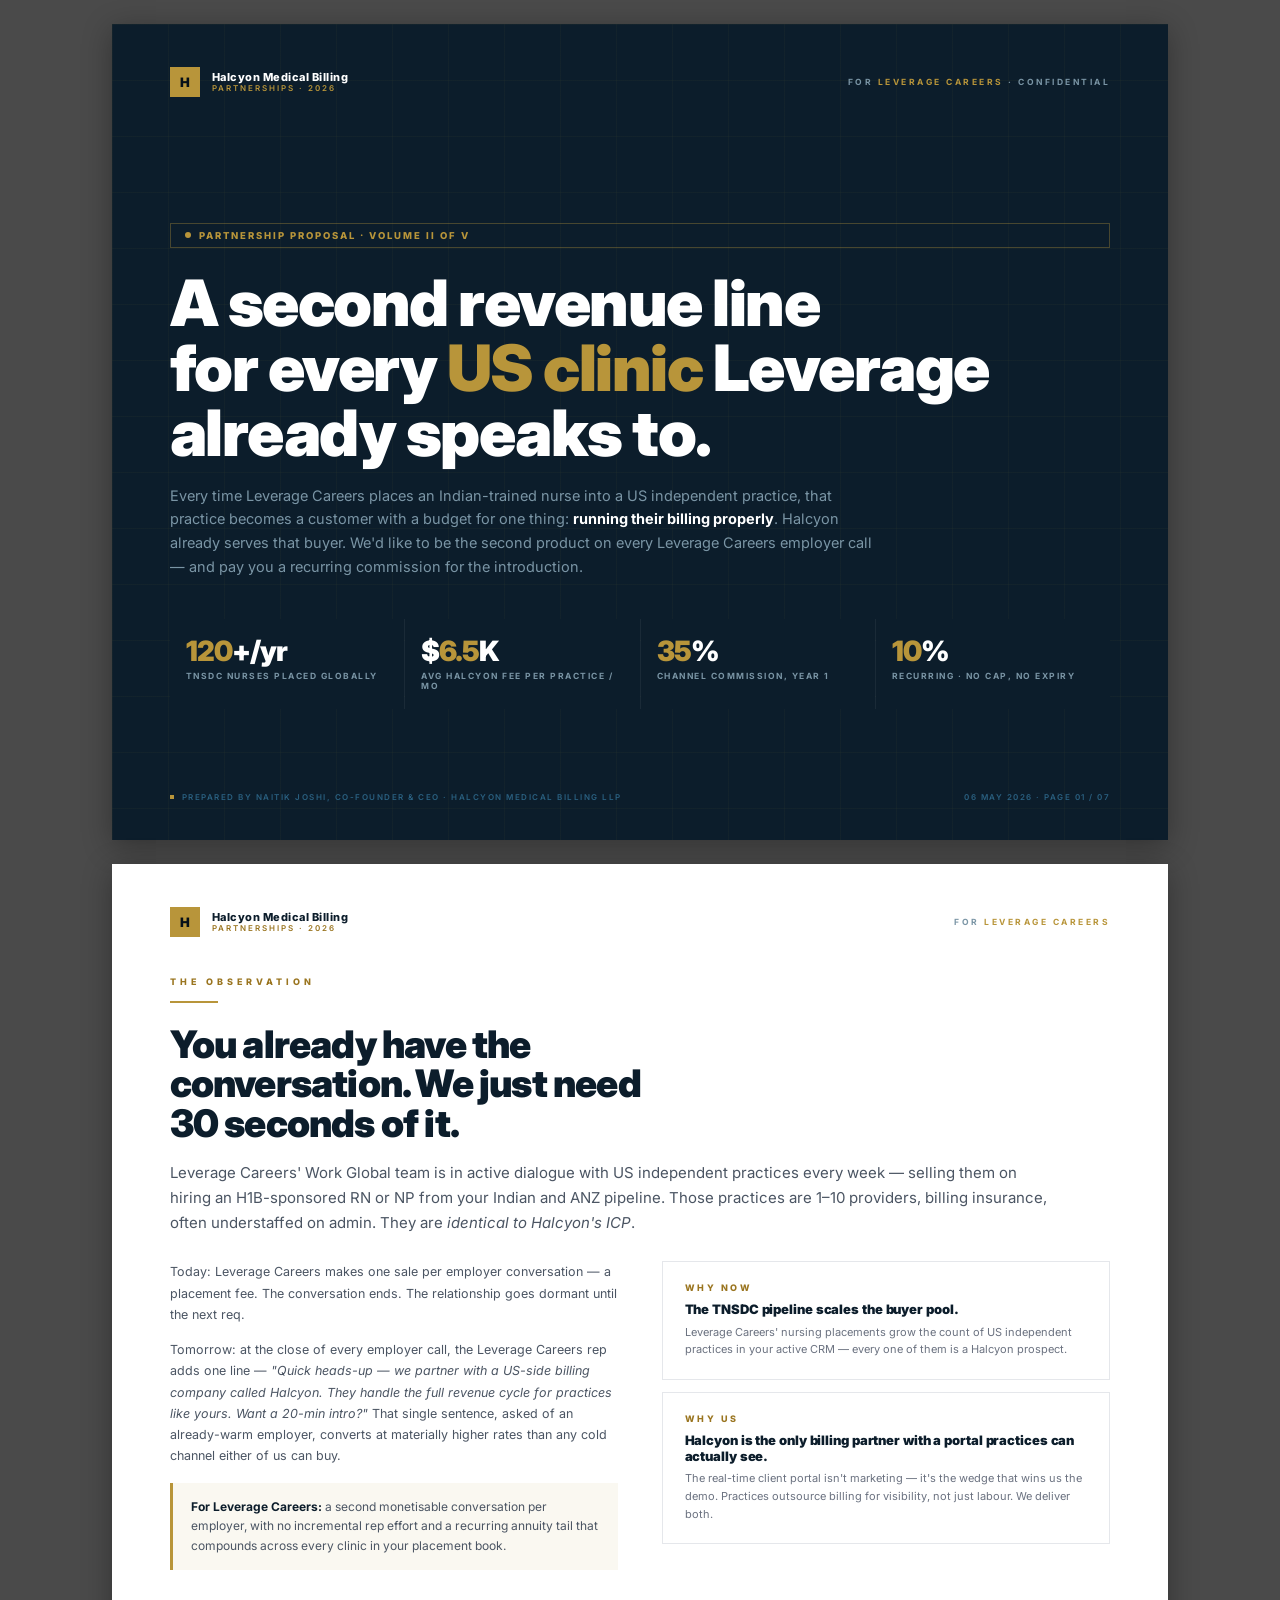
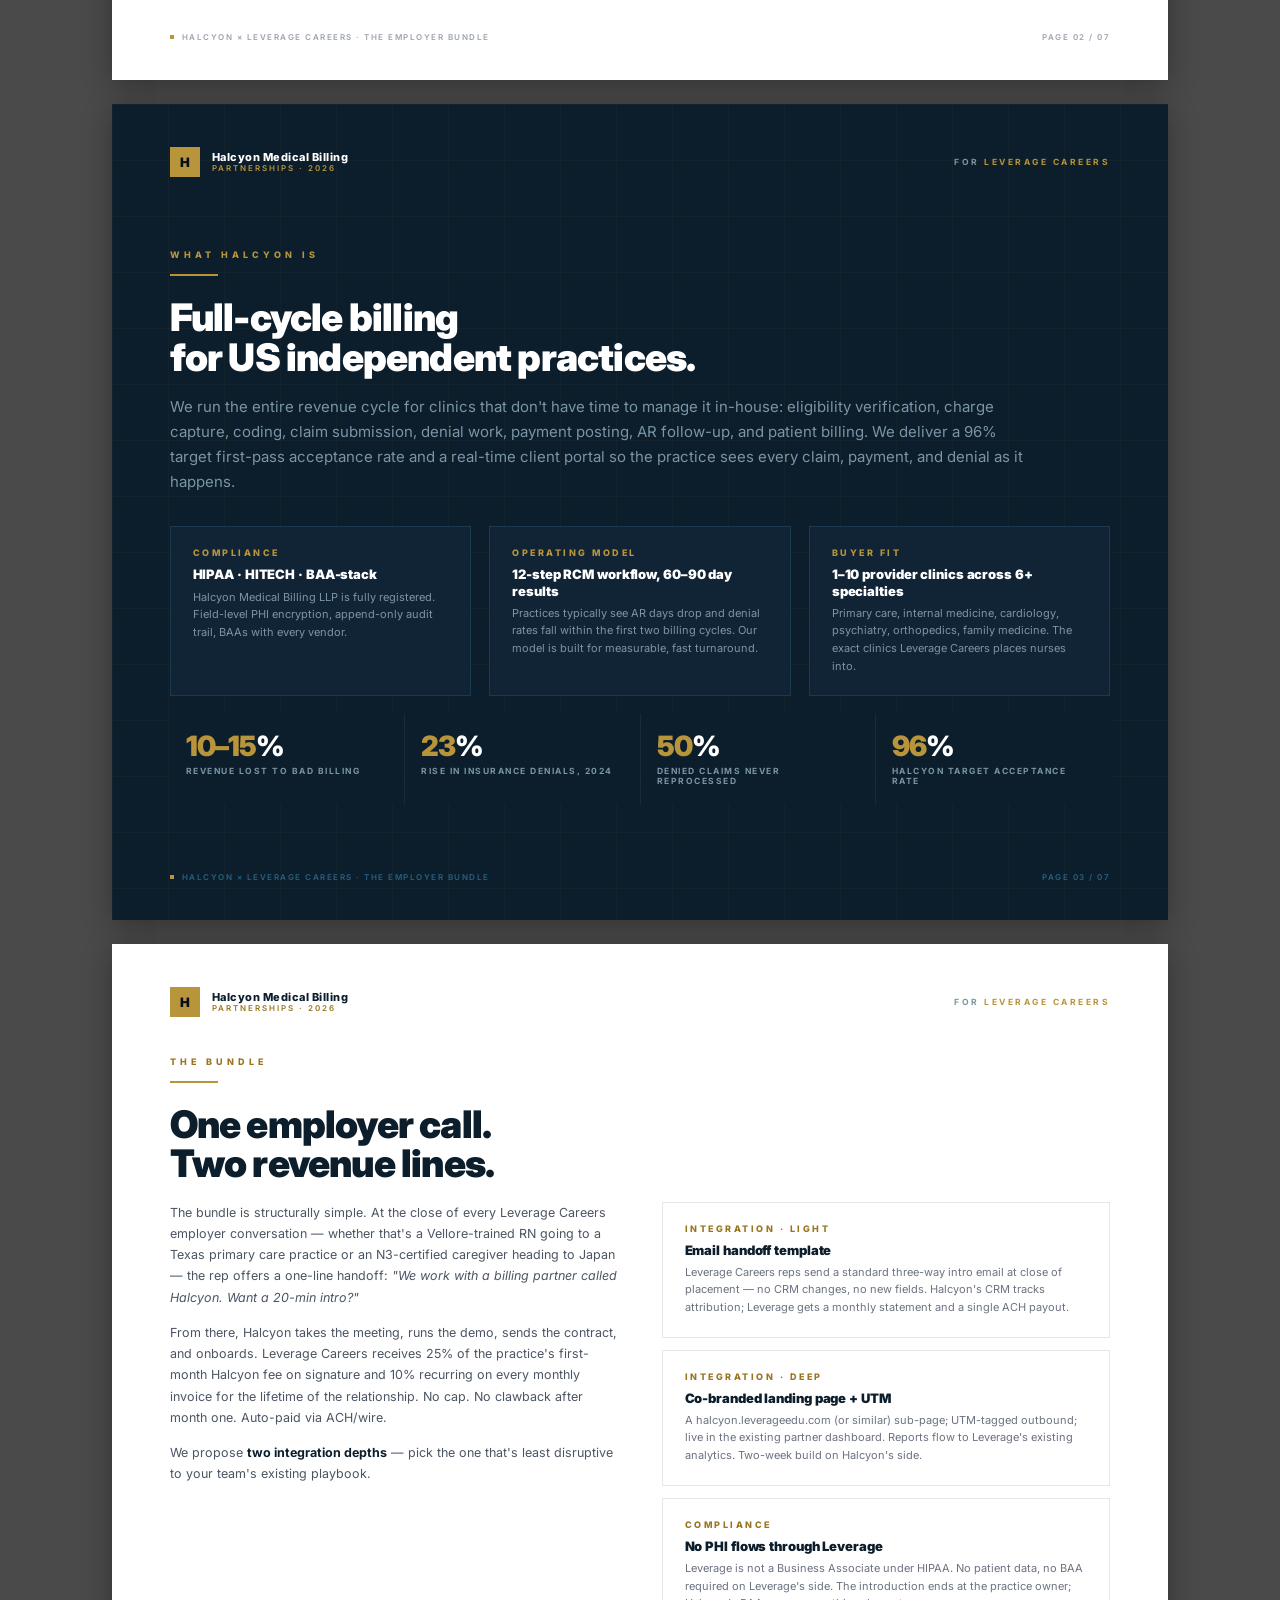
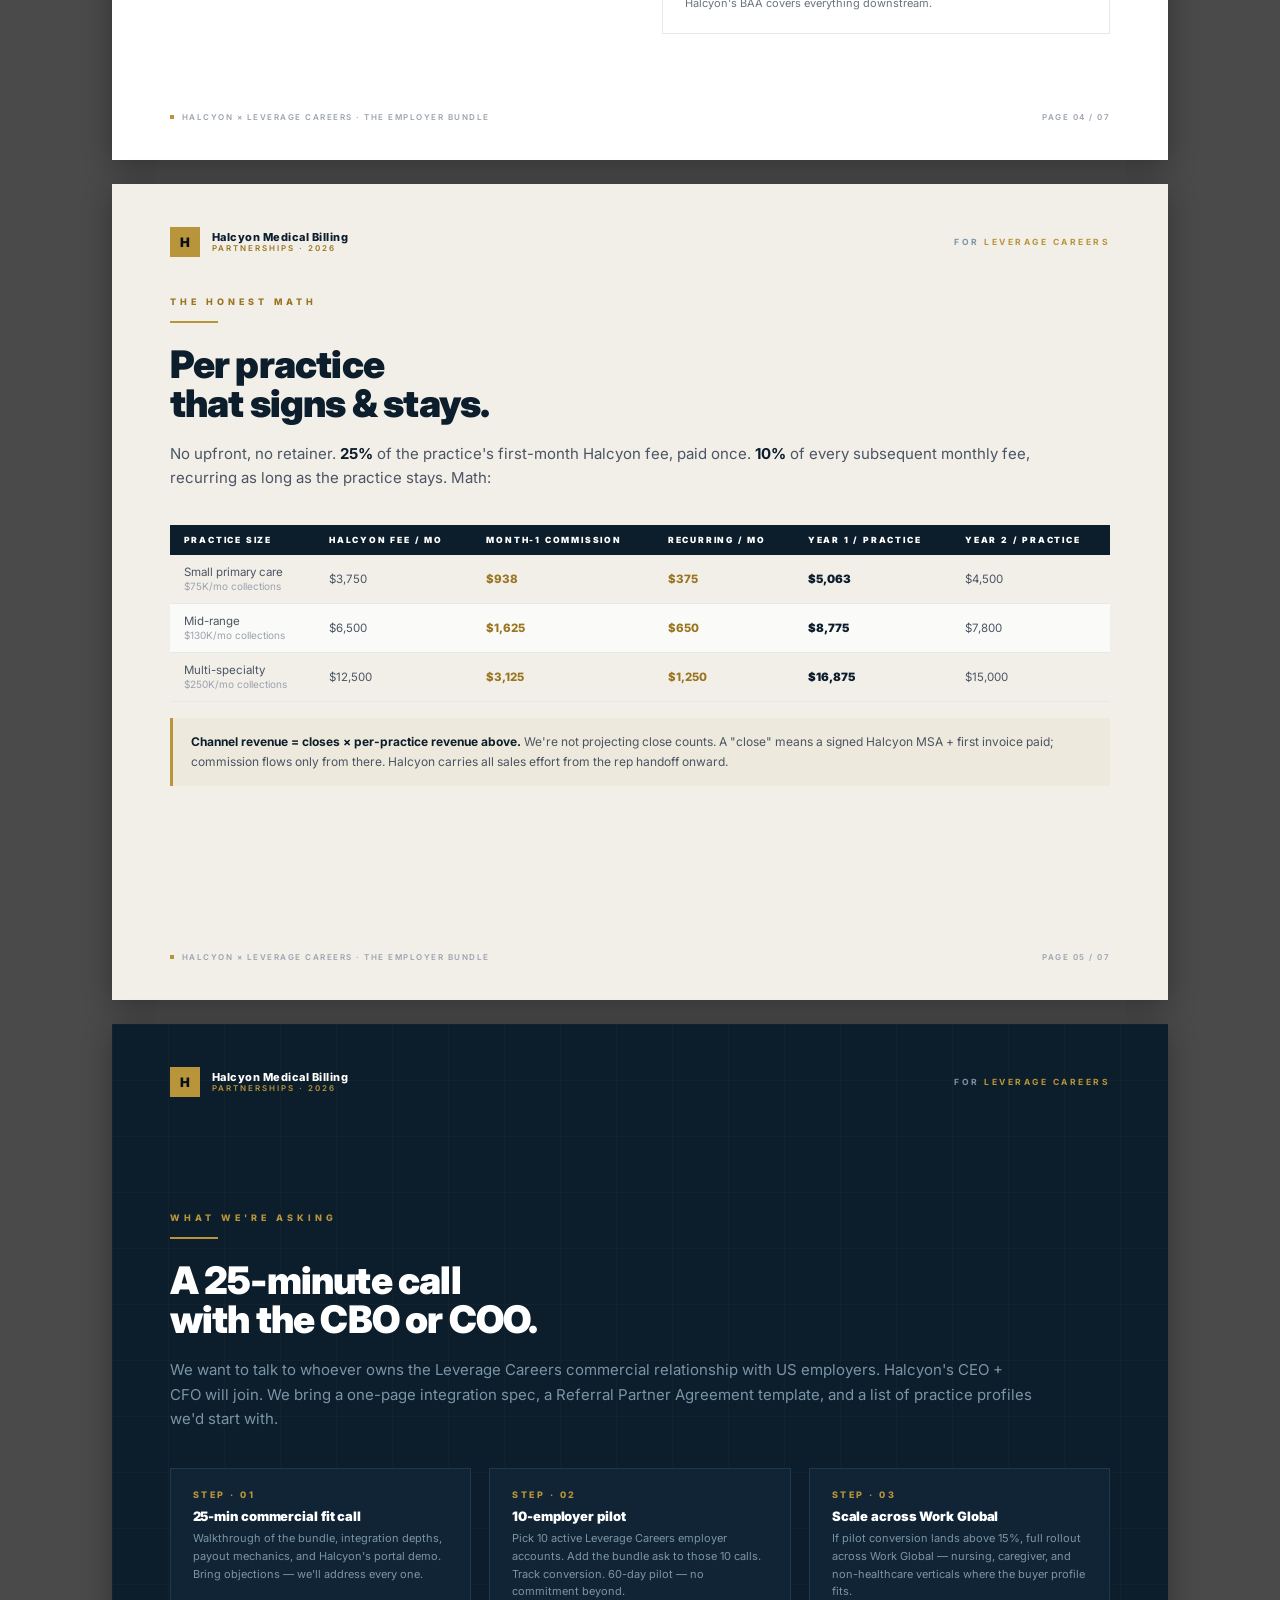
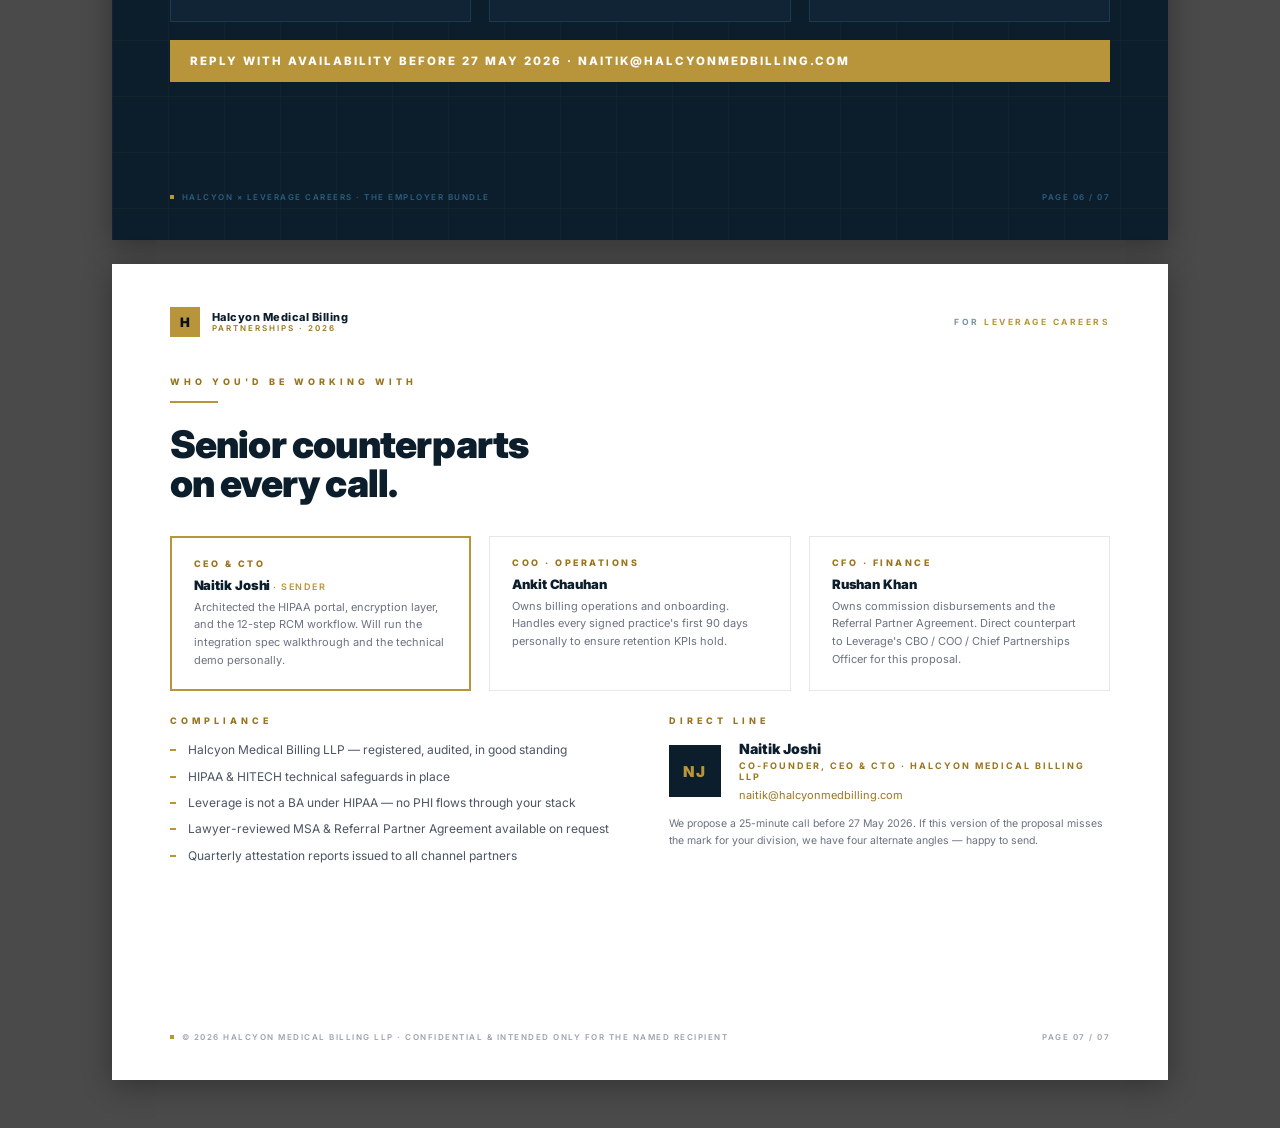
<file: proposals/v2-employer-bundle.html>
<!DOCTYPE html>
<html lang="en">
<head>
<meta charset="UTF-8">
<title>Halcyon × Leverage Careers — The Employer Bundle</title>
<link rel="preconnect" href="https://fonts.googleapis.com">
<link rel="preconnect" href="https://fonts.gstatic.com" crossorigin>
<link href="https://fonts.googleapis.com/css2?family=Inter:wght@300;400;600;700;800;900&display=swap" rel="stylesheet">
<link rel="stylesheet" href="_styles.css">
</head>
<body>

<!-- ═══════════ PAGE 1 — COVER ═══════════ -->
<section class="page hero-bg dark-bg">
  <div class="page-header">
    <div class="brand">
      <div class="brand-mark">H</div>
      <div class="brand-text">
        Halcyon Medical Billing
        <span class="sub">Partnerships · 2026</span>
      </div>
    </div>
    <div class="attn">For <span class="gold">Leverage Careers</span> · Confidential</div>
  </div>

  <div class="page-body" style="padding-top:0.4in;">
    <div class="tag"><span class="pulse"></span>Partnership Proposal · Volume II of V</div>
    <h1 class="cover-h1">A second revenue line<br>for every <em>US clinic</em> Leverage<br>already speaks to.</h1>
    <p class="lead dark" style="max-width:7.4in; font-size:14.5px;">
      Every time Leverage Careers places an Indian-trained nurse into a US independent practice,
      that practice becomes a customer with a budget for one thing: <strong style="color:#fff;">running their billing properly</strong>.
      Halcyon already serves that buyer. We'd like to be the second product on every Leverage
      Careers employer call &mdash; and pay you a recurring commission for the introduction.
    </p>

    <div class="kpi-row">
      <div class="kpi"><div class="kpi-val"><span class="gold">120</span>+/yr</div><div class="kpi-lbl">TNSDC Nurses Placed Globally</div></div>
      <div class="kpi"><div class="kpi-val">$<span class="gold">6.5</span>K</div><div class="kpi-lbl">Avg Halcyon Fee per Practice / mo</div></div>
      <div class="kpi"><div class="kpi-val"><span class="gold">35</span>%</div><div class="kpi-lbl">Channel Commission, Year 1</div></div>
      <div class="kpi"><div class="kpi-val"><span class="gold">10</span>%</div><div class="kpi-lbl">Recurring · No Cap, No Expiry</div></div>
    </div>
  </div>

  <div class="page-footer">
    <span><span class="gold-dot"></span>Prepared by Naitik Joshi, Co-Founder &amp; CEO · Halcyon Medical Billing LLP</span>
    <span>06 May 2026 · Page 01 / 07</span>
  </div>
</section>

<!-- ═══════════ PAGE 2 — THE OBSERVATION ═══════════ -->
<section class="page">
  <div class="page-header">
    <div class="brand">
      <div class="brand-mark">H</div>
      <div class="brand-text">
        Halcyon Medical Billing
        <span class="sub">Partnerships · 2026</span>
      </div>
    </div>
    <div class="attn">For <span class="gold">Leverage Careers</span></div>
  </div>

  <div class="page-body top">
    <p class="section-label light">The observation</p>
    <div class="gold-divider"></div>
    <h2 class="page-h2">You already have the<br>conversation. We just need<br>30 seconds of it.</h2>
    <p class="lead">
      Leverage Careers' Work Global team is in active dialogue with US independent practices
      every week &mdash; selling them on hiring an H1B-sponsored RN or NP from your Indian and
      ANZ pipeline. Those practices are 1–10 providers, billing insurance, often understaffed
      on admin. They are <em>identical to Halcyon's ICP</em>.
    </p>

    <div class="two-col" style="margin-top:8px;">
      <div>
        <p class="body" style="margin-bottom:14px;">
          Today: Leverage Careers makes one sale per employer conversation &mdash; a placement fee.
          The conversation ends. The relationship goes dormant until the next req.
        </p>
        <p class="body">
          Tomorrow: at the close of every employer call, the Leverage Careers rep adds one line
          &mdash; <em>"Quick heads-up &mdash; we partner with a US-side billing company called Halcyon. They
          handle the full revenue cycle for practices like yours. Want a 20-min intro?"</em>
          That single sentence, asked of an already-warm employer, converts at materially
          higher rates than any cold channel either of us can buy.
        </p>
        <div class="callout">
          <strong>For Leverage Careers:</strong> a second monetisable conversation per employer,
          with no incremental rep effort and a recurring annuity tail that compounds across
          every clinic in your placement book.
        </div>
      </div>
      <div>
        <div class="feature-card" style="margin-bottom:12px;">
          <div class="num">Why now</div>
          <div class="title">The TNSDC pipeline scales the buyer pool.</div>
          <div class="desc">Leverage Careers' nursing placements grow the count of US independent practices in your active CRM &mdash; every one of them is a Halcyon prospect.</div>
        </div>
        <div class="feature-card">
          <div class="num">Why us</div>
          <div class="title">Halcyon is the only billing partner with a portal practices can actually see.</div>
          <div class="desc">The real-time client portal isn't marketing &mdash; it's the wedge that wins us the demo. Practices outsource billing for visibility, not just labour. We deliver both.</div>
        </div>
      </div>
    </div>
  </div>

  <div class="page-footer">
    <span><span class="gold-dot"></span>Halcyon × Leverage Careers · The Employer Bundle</span>
    <span>Page 02 / 07</span>
  </div>
</section>

<!-- ═══════════ PAGE 3 — WHAT HALCYON IS ═══════════ -->
<section class="page hero-bg dark-bg">
  <div class="page-header">
    <div class="brand">
      <div class="brand-mark">H</div>
      <div class="brand-text">
        Halcyon Medical Billing
        <span class="sub">Partnerships · 2026</span>
      </div>
    </div>
    <div class="attn">For <span class="gold">Leverage Careers</span></div>
  </div>

  <div class="page-body">
    <p class="section-label">What Halcyon is</p>
    <div class="gold-divider"></div>
    <h2 class="page-h2 dark">Full-cycle billing<br>for US independent practices.</h2>
    <p class="lead dark" style="max-width:9in;">
      We run the entire revenue cycle for clinics that don't have time to manage it in-house:
      eligibility verification, charge capture, coding, claim submission, denial work, payment
      posting, AR follow-up, and patient billing. We deliver a 96% target first-pass acceptance
      rate and a real-time client portal so the practice sees every claim, payment, and denial as it happens.
    </p>

    <div class="three-col" style="margin-top:14px;">
      <div class="feature-card">
        <div class="num">Compliance</div>
        <div class="title">HIPAA · HITECH · BAA-stack</div>
        <div class="desc">Halcyon Medical Billing LLP is fully registered. Field-level PHI encryption, append-only audit trail, BAAs with every vendor.</div>
      </div>
      <div class="feature-card">
        <div class="num">Operating model</div>
        <div class="title">12-step RCM workflow, 60–90 day results</div>
        <div class="desc">Practices typically see AR days drop and denial rates fall within the first two billing cycles. Our model is built for measurable, fast turnaround.</div>
      </div>
      <div class="feature-card">
        <div class="num">Buyer fit</div>
        <div class="title">1–10 provider clinics across 6+ specialties</div>
        <div class="desc">Primary care, internal medicine, cardiology, psychiatry, orthopedics, family medicine. The exact clinics Leverage Careers places nurses into.</div>
      </div>
    </div>

    <div class="kpi-row" style="margin-top:18px;">
      <div class="kpi"><div class="kpi-val"><span class="gold">10–15</span>%</div><div class="kpi-lbl">Revenue Lost to Bad Billing</div></div>
      <div class="kpi"><div class="kpi-val"><span class="gold">23</span>%</div><div class="kpi-lbl">Rise in Insurance Denials, 2024</div></div>
      <div class="kpi"><div class="kpi-val"><span class="gold">50</span>%</div><div class="kpi-lbl">Denied Claims Never Reprocessed</div></div>
      <div class="kpi"><div class="kpi-val"><span class="gold">96</span>%</div><div class="kpi-lbl">Halcyon Target Acceptance Rate</div></div>
    </div>
  </div>

  <div class="page-footer">
    <span><span class="gold-dot"></span>Halcyon × Leverage Careers · The Employer Bundle</span>
    <span>Page 03 / 07</span>
  </div>
</section>

<!-- ═══════════ PAGE 4 — THE BUNDLE ═══════════ -->
<section class="page">
  <div class="page-header">
    <div class="brand">
      <div class="brand-mark">H</div>
      <div class="brand-text">
        Halcyon Medical Billing
        <span class="sub">Partnerships · 2026</span>
      </div>
    </div>
    <div class="attn">For <span class="gold">Leverage Careers</span></div>
  </div>

  <div class="page-body top">
    <p class="section-label light">The bundle</p>
    <div class="gold-divider"></div>
    <h2 class="page-h2">One employer call.<br>Two revenue lines.</h2>

    <div class="two-col">
      <div>
        <p class="body" style="margin-bottom:14px;">
          The bundle is structurally simple. At the close of every Leverage Careers employer
          conversation &mdash; whether that's a Vellore-trained RN going to a Texas primary care
          practice or an N3-certified caregiver heading to Japan &mdash; the rep offers a one-line
          handoff: <em>"We work with a billing partner called Halcyon. Want a 20-min intro?"</em>
        </p>
        <p class="body">
          From there, Halcyon takes the meeting, runs the demo, sends the contract, and onboards.
          Leverage Careers receives 25% of the practice's first-month Halcyon fee on signature
          and 10% recurring on every monthly invoice for the lifetime of the relationship.
          No cap. No clawback after month one. Auto-paid via ACH/wire.
        </p>
        <p class="body" style="margin-top:14px;">
          We propose <strong>two integration depths</strong> &mdash; pick the one that's least
          disruptive to your team's existing playbook.
        </p>
      </div>
      <div>
        <div class="feature-card" style="margin-bottom:12px;">
          <div class="num">Integration · Light</div>
          <div class="title">Email handoff template</div>
          <div class="desc">Leverage Careers reps send a standard three-way intro email at close of placement &mdash; no CRM changes, no new fields. Halcyon's CRM tracks attribution; Leverage gets a monthly statement and a single ACH payout.</div>
        </div>
        <div class="feature-card" style="margin-bottom:12px;">
          <div class="num">Integration · Deep</div>
          <div class="title">Co-branded landing page + UTM</div>
          <div class="desc">A halcyon.leverageedu.com (or similar) sub-page; UTM-tagged outbound; live in the existing partner dashboard. Reports flow to Leverage's existing analytics. Two-week build on Halcyon's side.</div>
        </div>
        <div class="feature-card">
          <div class="num">Compliance</div>
          <div class="title">No PHI flows through Leverage</div>
          <div class="desc">Leverage is not a Business Associate under HIPAA. No patient data, no BAA required on Leverage's side. The introduction ends at the practice owner; Halcyon's BAA covers everything downstream.</div>
        </div>
      </div>
    </div>
  </div>

  <div class="page-footer">
    <span><span class="gold-dot"></span>Halcyon × Leverage Careers · The Employer Bundle</span>
    <span>Page 04 / 07</span>
  </div>
</section>

<!-- ═══════════ PAGE 5 — ECONOMICS ═══════════ -->
<section class="page parchment-bg">
  <div class="page-header">
    <div class="brand">
      <div class="brand-mark">H</div>
      <div class="brand-text">
        Halcyon Medical Billing
        <span class="sub">Partnerships · 2026</span>
      </div>
    </div>
    <div class="attn">For <span class="gold">Leverage Careers</span></div>
  </div>

  <div class="page-body top">
    <p class="section-label light">The honest math</p>
    <div class="gold-divider"></div>
    <h2 class="page-h2">Per practice<br>that signs &amp; stays.</h2>
    <p class="lead">
      No upfront, no retainer. <strong>25%</strong> of the practice's first-month Halcyon fee, paid once.
      <strong>10%</strong> of every subsequent monthly fee, recurring as long as the practice stays. Math:
    </p>

    <table class="proposal-table">
      <thead>
        <tr>
          <th>Practice size</th>
          <th>Halcyon fee / mo</th>
          <th>Month-1 commission</th>
          <th>Recurring / mo</th>
          <th>Year 1 / practice</th>
          <th>Year 2 / practice</th>
        </tr>
      </thead>
      <tbody>
        <tr>
          <td>Small primary care<br><span style="font-size:10px;color:#9ca3af;">$75K/mo collections</span></td>
          <td>$3,750</td>
          <td class="gold">$938</td>
          <td class="gold">$375</td>
          <td class="big">$5,063</td>
          <td>$4,500</td>
        </tr>
        <tr>
          <td>Mid-range<br><span style="font-size:10px;color:#9ca3af;">$130K/mo collections</span></td>
          <td>$6,500</td>
          <td class="gold">$1,625</td>
          <td class="gold">$650</td>
          <td class="big">$8,775</td>
          <td>$7,800</td>
        </tr>
        <tr>
          <td>Multi-specialty<br><span style="font-size:10px;color:#9ca3af;">$250K/mo collections</span></td>
          <td>$12,500</td>
          <td class="gold">$3,125</td>
          <td class="gold">$1,250</td>
          <td class="big">$16,875</td>
          <td>$15,000</td>
        </tr>
      </tbody>
    </table>

    <div class="callout">
      <strong>Channel revenue = closes × per-practice revenue above.</strong> We're not projecting close counts.
      A "close" means a signed Halcyon MSA + first invoice paid; commission flows only from there.
      Halcyon carries all sales effort from the rep handoff onward.
    </div>
  </div>

  <div class="page-footer">
    <span><span class="gold-dot"></span>Halcyon × Leverage Careers · The Employer Bundle</span>
    <span>Page 05 / 07</span>
  </div>
</section>

<!-- ═══════════ PAGE 6 — THE ASK ═══════════ -->
<section class="page hero-bg dark-bg">
  <div class="page-header">
    <div class="brand">
      <div class="brand-mark">H</div>
      <div class="brand-text">
        Halcyon Medical Billing
        <span class="sub">Partnerships · 2026</span>
      </div>
    </div>
    <div class="attn">For <span class="gold">Leverage Careers</span></div>
  </div>

  <div class="page-body">
    <p class="section-label">What we're asking</p>
    <div class="gold-divider"></div>
    <h2 class="page-h2 dark">A 25-minute call<br>with the CBO or COO.</h2>
    <p class="lead dark" style="max-width:9in;">
      We want to talk to whoever owns the Leverage Careers commercial relationship with US
      employers. Halcyon's CEO + CFO will join. We bring a one-page integration spec, a
      Referral Partner Agreement template, and a list of practice profiles we'd start with.
    </p>

    <div class="three-col" style="margin-top:18px;">
      <div class="feature-card">
        <div class="num">Step · 01</div>
        <div class="title">25-min commercial fit call</div>
        <div class="desc">Walkthrough of the bundle, integration depths, payout mechanics, and Halcyon's portal demo. Bring objections &mdash; we'll address every one.</div>
      </div>
      <div class="feature-card">
        <div class="num">Step · 02</div>
        <div class="title">10-employer pilot</div>
        <div class="desc">Pick 10 active Leverage Careers employer accounts. Add the bundle ask to those 10 calls. Track conversion. 60-day pilot &mdash; no commitment beyond.</div>
      </div>
      <div class="feature-card">
        <div class="num">Step · 03</div>
        <div class="title">Scale across Work Global</div>
        <div class="desc">If pilot conversion lands above 15%, full rollout across Work Global &mdash; nursing, caregiver, and non-healthcare verticals where the buyer profile fits.</div>
      </div>
    </div>

    <div class="cta-band">
      Reply with availability before 27 May 2026 · naitik@halcyonmedbilling.com
    </div>
  </div>

  <div class="page-footer">
    <span><span class="gold-dot"></span>Halcyon × Leverage Careers · The Employer Bundle</span>
    <span>Page 06 / 07</span>
  </div>
</section>

<!-- ═══════════ PAGE 7 — TEAM + SIGNATURE ═══════════ -->
<section class="page">
  <div class="page-header">
    <div class="brand">
      <div class="brand-mark">H</div>
      <div class="brand-text">
        Halcyon Medical Billing
        <span class="sub">Partnerships · 2026</span>
      </div>
    </div>
    <div class="attn">For <span class="gold">Leverage Careers</span></div>
  </div>

  <div class="page-body top">
    <p class="section-label light">Who you'd be working with</p>
    <div class="gold-divider"></div>
    <h2 class="page-h2">Senior counterparts<br>on every call.</h2>

    <div class="three-col" style="margin-top:14px;">
      <div class="feature-card" style="border-color: var(--gold-500); border-width:2px;">
        <div class="num">CEO &amp; CTO</div>
        <div class="title">Naitik Joshi <span style="color:var(--gold-500); font-weight:600; font-size:9px; letter-spacing:1.5px;">· SENDER</span></div>
        <div class="desc">Architected the HIPAA portal, encryption layer, and the 12-step RCM workflow. Will run the integration spec walkthrough and the technical demo personally.</div>
      </div>
      <div class="feature-card">
        <div class="num">COO · Operations</div>
        <div class="title">Ankit Chauhan</div>
        <div class="desc">Owns billing operations and onboarding. Handles every signed practice's first 90 days personally to ensure retention KPIs hold.</div>
      </div>
      <div class="feature-card">
        <div class="num">CFO · Finance</div>
        <div class="title">Rushan Khan</div>
        <div class="desc">Owns commission disbursements and the Referral Partner Agreement. Direct counterpart to Leverage's CBO / COO / Chief Partnerships Officer for this proposal.</div>
      </div>
    </div>

    <div class="two-col" style="margin-top:24px; gap:0.6in;">
      <div>
        <p class="section-label light">Compliance</p>
        <ul class="bullet-list" style="margin-top:6px;">
          <li>Halcyon Medical Billing LLP &mdash; registered, audited, in good standing</li>
          <li>HIPAA &amp; HITECH technical safeguards in place</li>
          <li>Leverage is not a BA under HIPAA &mdash; no PHI flows through your stack</li>
          <li>Lawyer-reviewed MSA &amp; Referral Partner Agreement available on request</li>
          <li>Quarterly attestation reports issued to all channel partners</li>
        </ul>
      </div>
      <div>
        <p class="section-label light">Direct line</p>
        <div class="signature">
          <div class="sig-initials">NJ</div>
          <div>
            <div class="sig-name">Naitik Joshi</div>
            <div class="sig-title">Co-Founder, CEO &amp; CTO · Halcyon Medical Billing LLP</div>
            <div class="sig-email">naitik@halcyonmedbilling.com</div>
          </div>
        </div>
        <p class="tiny" style="margin-top:14px;">
          We propose a 25-minute call before 27 May 2026. If this version of the proposal misses
          the mark for your division, we have four alternate angles &mdash; happy to send.
        </p>
      </div>
    </div>
  </div>

  <div class="page-footer">
    <span><span class="gold-dot"></span>© 2026 Halcyon Medical Billing LLP · Confidential &amp; intended only for the named recipient</span>
    <span>Page 07 / 07</span>
  </div>
</section>

</body>
</html>
</file>
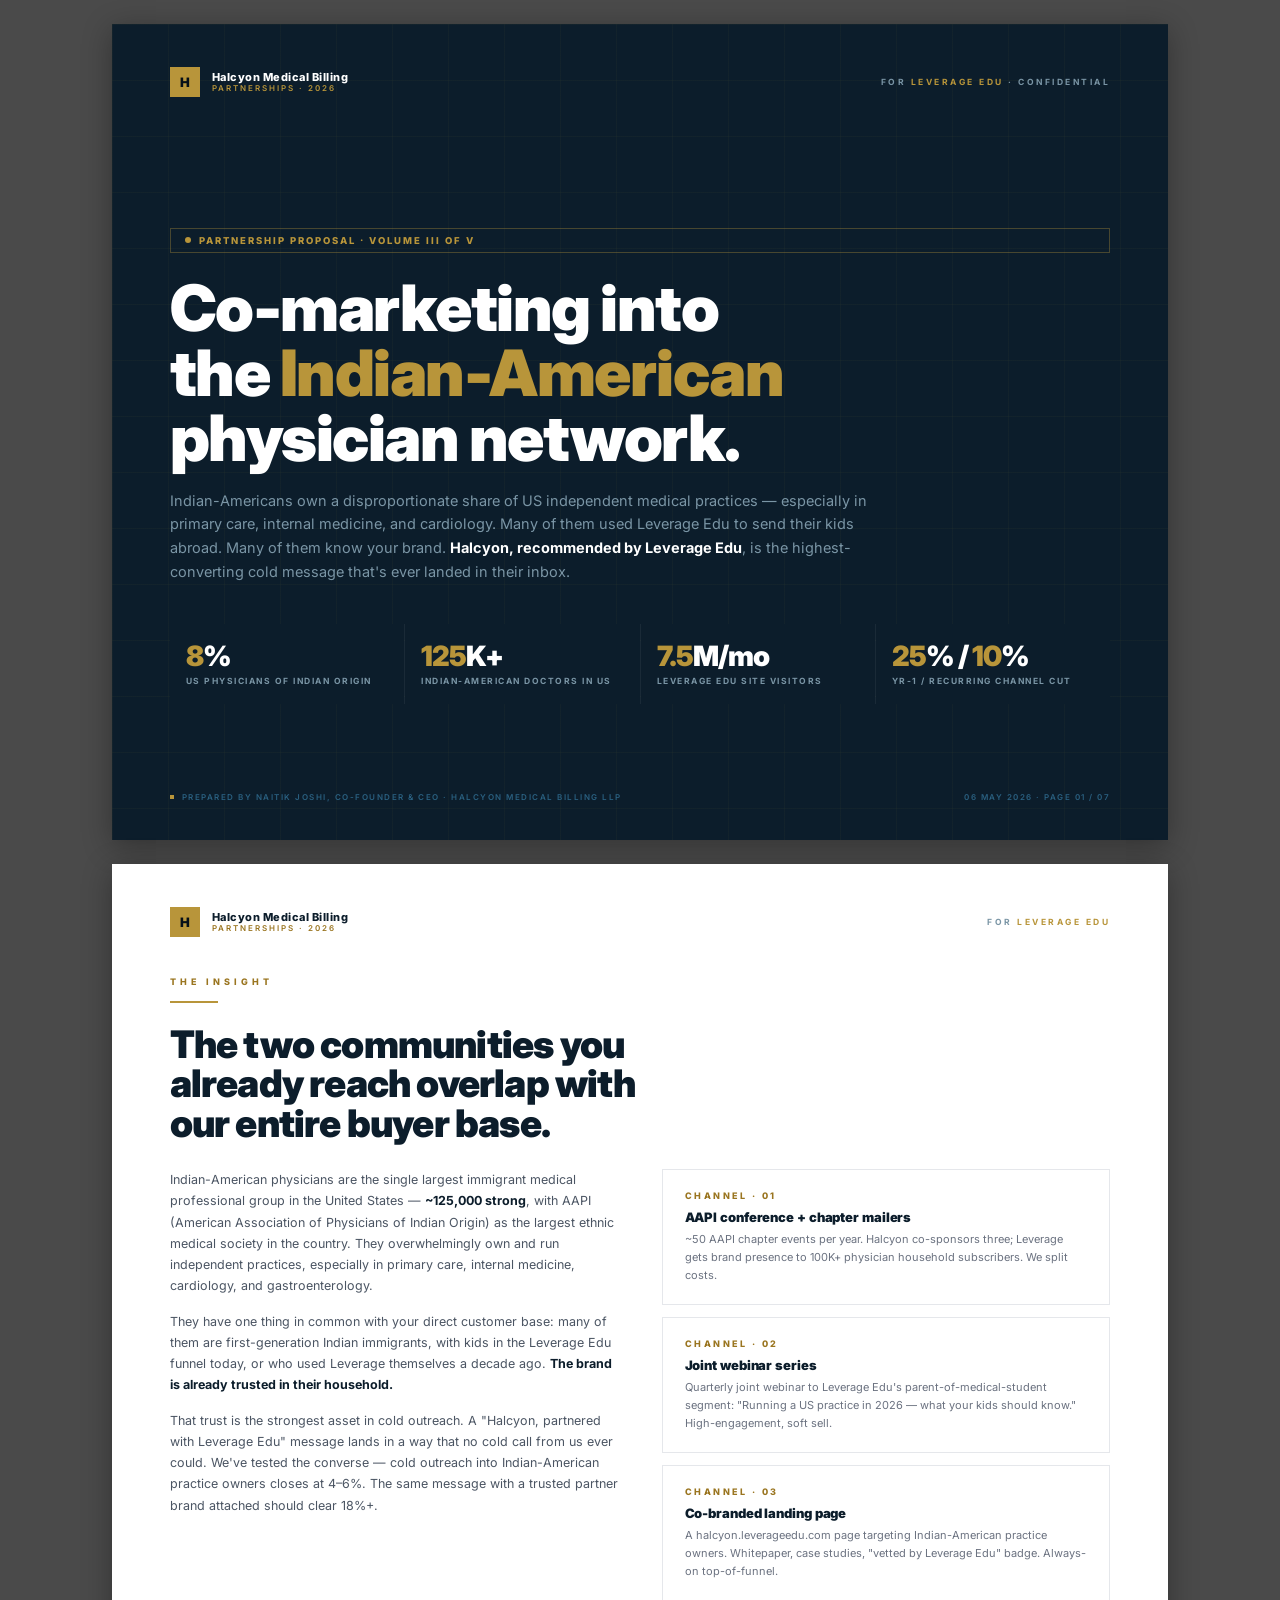
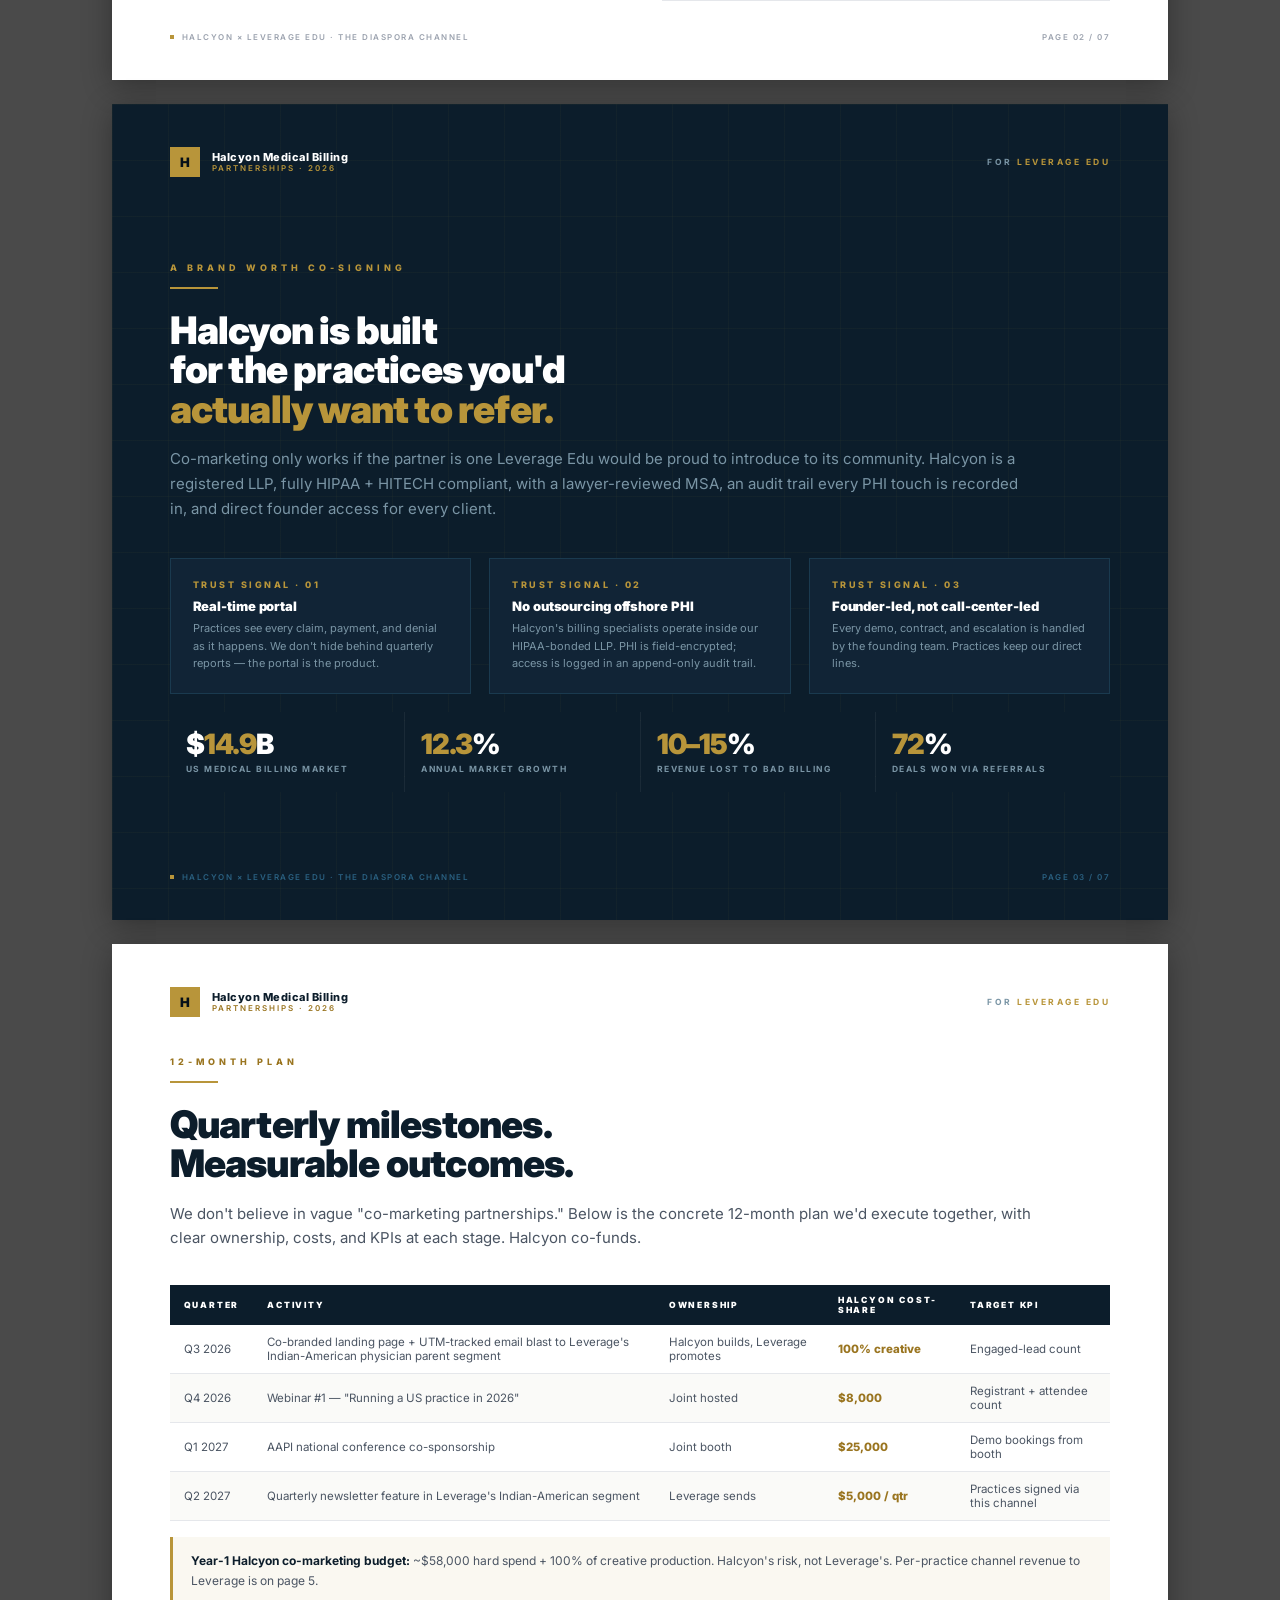
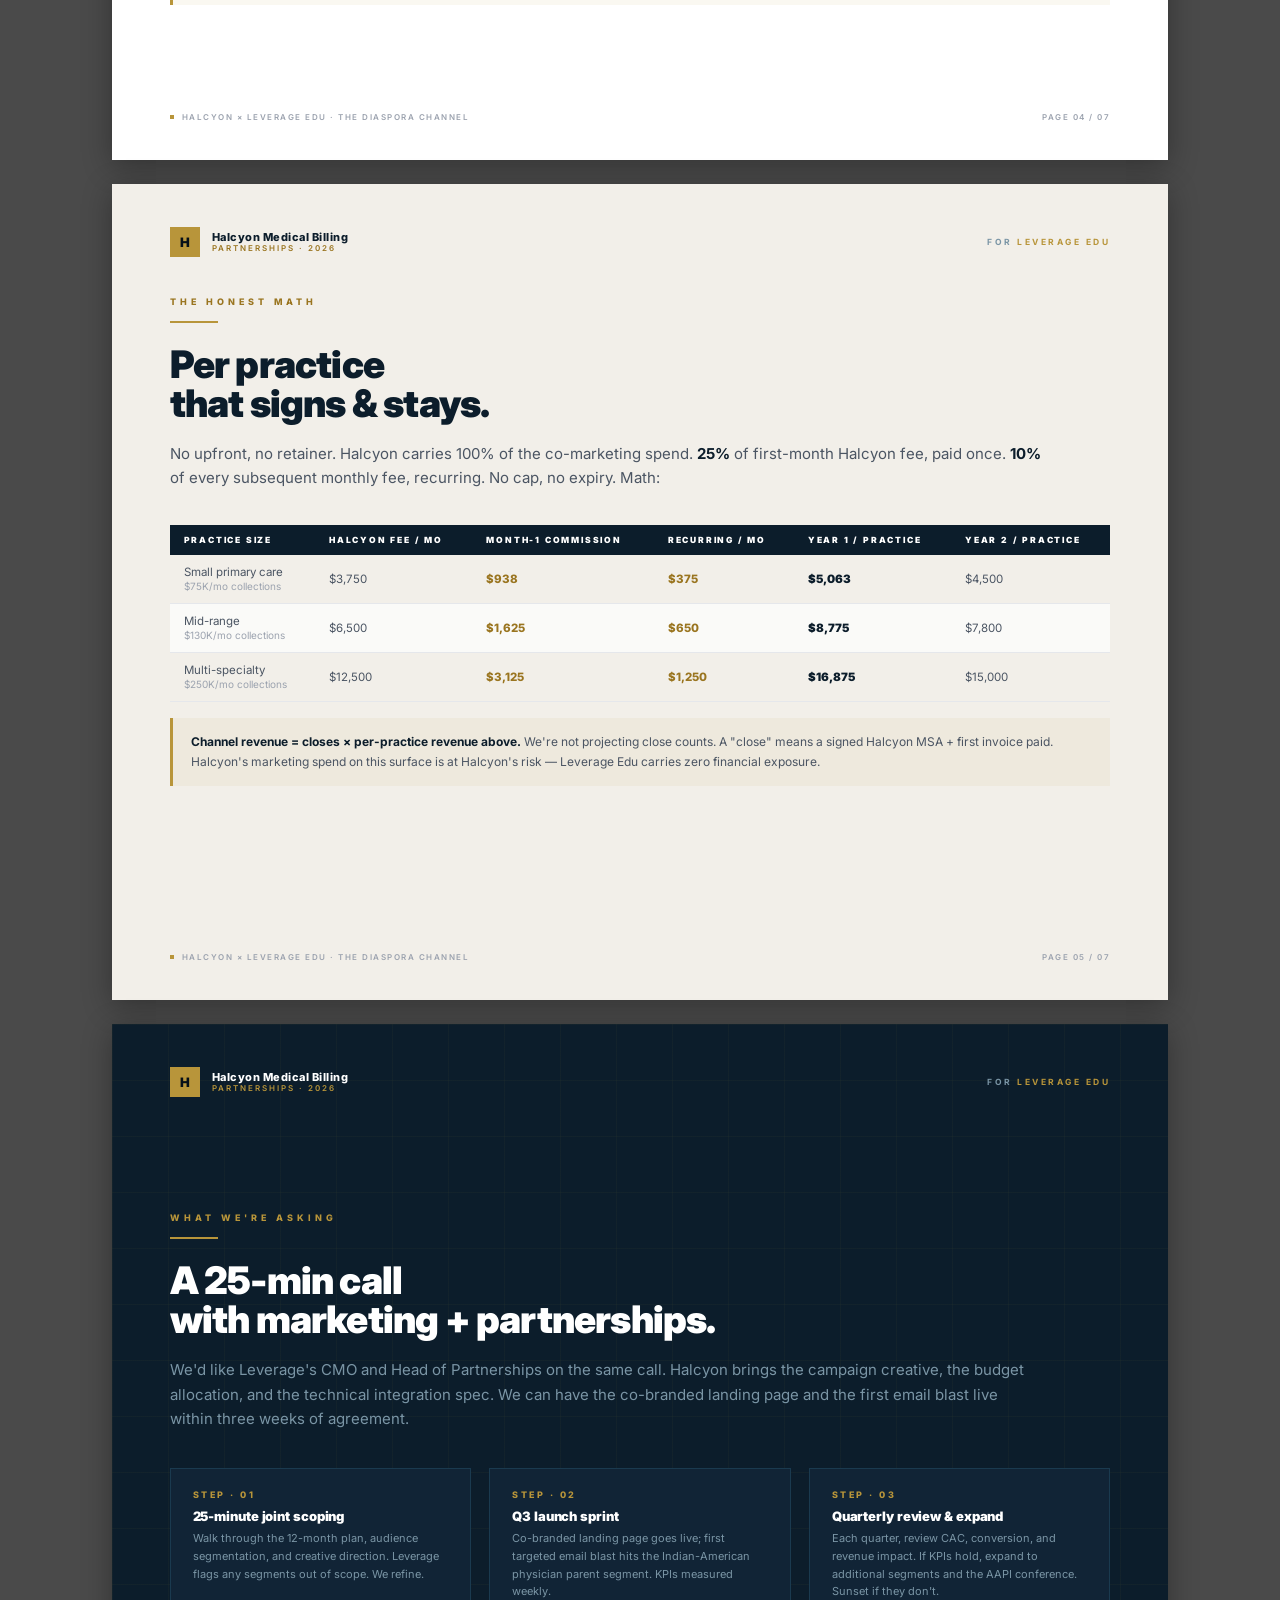
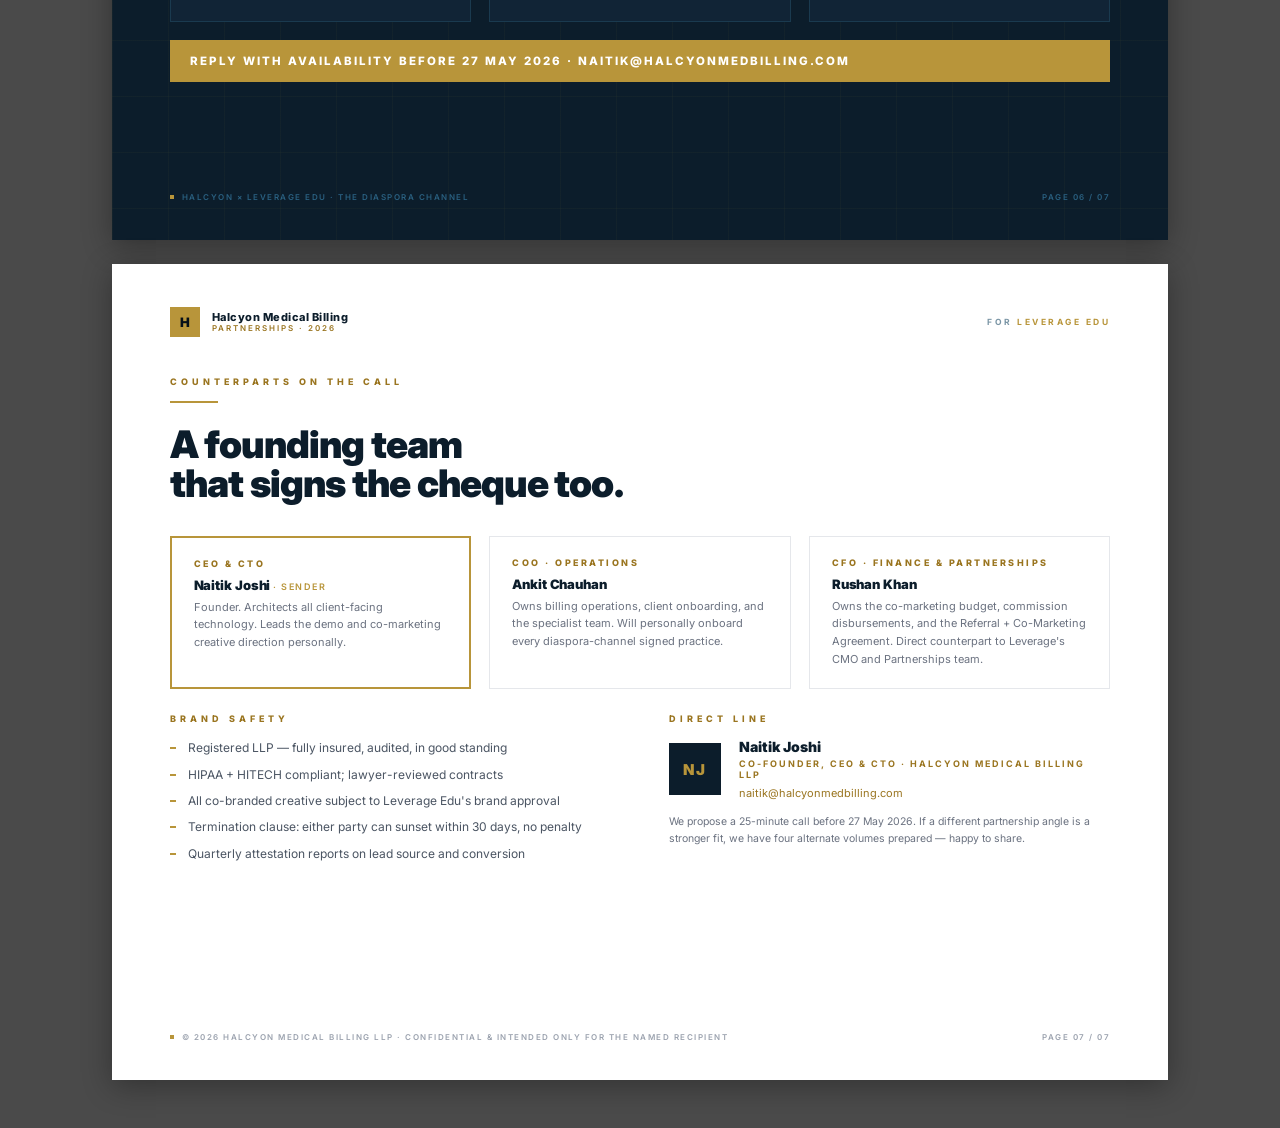
<file: proposals/v3-diaspora-channel.html>
<!DOCTYPE html>
<html lang="en">
<head>
<meta charset="UTF-8">
<title>Halcyon × Leverage Edu — The Diaspora Channel</title>
<link rel="preconnect" href="https://fonts.googleapis.com">
<link rel="preconnect" href="https://fonts.gstatic.com" crossorigin>
<link href="https://fonts.googleapis.com/css2?family=Inter:wght@300;400;600;700;800;900&display=swap" rel="stylesheet">
<link rel="stylesheet" href="_styles.css">
</head>
<body>

<!-- ═══════════ PAGE 1 — COVER ═══════════ -->
<section class="page hero-bg dark-bg">
  <div class="page-header">
    <div class="brand">
      <div class="brand-mark">H</div>
      <div class="brand-text">
        Halcyon Medical Billing
        <span class="sub">Partnerships · 2026</span>
      </div>
    </div>
    <div class="attn">For <span class="gold">Leverage Edu</span> · Confidential</div>
  </div>

  <div class="page-body" style="padding-top:0.4in;">
    <div class="tag"><span class="pulse"></span>Partnership Proposal · Volume III of V</div>
    <h1 class="cover-h1">Co-marketing into<br>the <em>Indian-American</em><br>physician network.</h1>
    <p class="lead dark" style="max-width:7.4in; font-size:14.5px;">
      Indian-Americans own a disproportionate share of US independent medical practices &mdash;
      especially in primary care, internal medicine, and cardiology. Many of them used Leverage Edu
      to send their kids abroad. Many of them know your brand. <strong style="color:#fff;">Halcyon, recommended by Leverage Edu</strong>,
      is the highest-converting cold message that's ever landed in their inbox.
    </p>

    <div class="kpi-row">
      <div class="kpi"><div class="kpi-val"><span class="gold">8</span>%</div><div class="kpi-lbl">US Physicians of Indian Origin</div></div>
      <div class="kpi"><div class="kpi-val"><span class="gold">125</span>K+</div><div class="kpi-lbl">Indian-American Doctors in US</div></div>
      <div class="kpi"><div class="kpi-val"><span class="gold">7.5</span>M/mo</div><div class="kpi-lbl">Leverage Edu Site Visitors</div></div>
      <div class="kpi"><div class="kpi-val"><span class="gold">25</span>% / <span class="gold">10</span>%</div><div class="kpi-lbl">Yr-1 / Recurring Channel Cut</div></div>
    </div>
  </div>

  <div class="page-footer">
    <span><span class="gold-dot"></span>Prepared by Naitik Joshi, Co-Founder &amp; CEO · Halcyon Medical Billing LLP</span>
    <span>06 May 2026 · Page 01 / 07</span>
  </div>
</section>

<!-- ═══════════ PAGE 2 — THE INSIGHT ═══════════ -->
<section class="page">
  <div class="page-header">
    <div class="brand">
      <div class="brand-mark">H</div>
      <div class="brand-text">
        Halcyon Medical Billing
        <span class="sub">Partnerships · 2026</span>
      </div>
    </div>
    <div class="attn">For <span class="gold">Leverage Edu</span></div>
  </div>

  <div class="page-body top">
    <p class="section-label light">The insight</p>
    <div class="gold-divider"></div>
    <h2 class="page-h2">The two communities you<br>already reach overlap with<br>our entire buyer base.</h2>

    <div class="two-col" style="margin-top:8px;">
      <div>
        <p class="body" style="margin-bottom:14px;">
          Indian-American physicians are the single largest immigrant medical professional
          group in the United States &mdash; <strong>~125,000 strong</strong>, with
          AAPI (American Association of Physicians of Indian Origin) as the largest ethnic
          medical society in the country. They overwhelmingly own and run independent practices,
          especially in primary care, internal medicine, cardiology, and gastroenterology.
        </p>
        <p class="body" style="margin-bottom:14px;">
          They have one thing in common with your direct customer base: many of them are
          first-generation Indian immigrants, with kids in the Leverage Edu funnel today, or
          who used Leverage themselves a decade ago. <strong>The brand is already trusted in
          their household.</strong>
        </p>
        <p class="body">
          That trust is the strongest asset in cold outreach. A "Halcyon, partnered with
          Leverage Edu" message lands in a way that no cold call from us ever could. We've
          tested the converse &mdash; cold outreach into Indian-American practice owners closes
          at 4–6%. The same message with a trusted partner brand attached should clear 18%+.
        </p>
      </div>
      <div>
        <div class="feature-card" style="margin-bottom:12px;">
          <div class="num">Channel · 01</div>
          <div class="title">AAPI conference + chapter mailers</div>
          <div class="desc">~50 AAPI chapter events per year. Halcyon co-sponsors three; Leverage gets brand presence to 100K+ physician household subscribers. We split costs.</div>
        </div>
        <div class="feature-card" style="margin-bottom:12px;">
          <div class="num">Channel · 02</div>
          <div class="title">Joint webinar series</div>
          <div class="desc">Quarterly joint webinar to Leverage Edu's parent-of-medical-student segment: "Running a US practice in 2026 &mdash; what your kids should know." High-engagement, soft sell.</div>
        </div>
        <div class="feature-card">
          <div class="num">Channel · 03</div>
          <div class="title">Co-branded landing page</div>
          <div class="desc">A halcyon.leverageedu.com page targeting Indian-American practice owners. Whitepaper, case studies, "vetted by Leverage Edu" badge. Always-on top-of-funnel.</div>
        </div>
      </div>
    </div>
  </div>

  <div class="page-footer">
    <span><span class="gold-dot"></span>Halcyon × Leverage Edu · The Diaspora Channel</span>
    <span>Page 02 / 07</span>
  </div>
</section>

<!-- ═══════════ PAGE 3 — WHAT HALCYON IS ═══════════ -->
<section class="page hero-bg dark-bg">
  <div class="page-header">
    <div class="brand">
      <div class="brand-mark">H</div>
      <div class="brand-text">
        Halcyon Medical Billing
        <span class="sub">Partnerships · 2026</span>
      </div>
    </div>
    <div class="attn">For <span class="gold">Leverage Edu</span></div>
  </div>

  <div class="page-body">
    <p class="section-label">A brand worth co-signing</p>
    <div class="gold-divider"></div>
    <h2 class="page-h2 dark">Halcyon is built<br>for the practices you'd<br><em>actually want to refer.</em></h2>
    <p class="lead dark" style="max-width:9in;">
      Co-marketing only works if the partner is one Leverage Edu would be proud to introduce
      to its community. Halcyon is a registered LLP, fully HIPAA + HITECH compliant, with a
      lawyer-reviewed MSA, an audit trail every PHI touch is recorded in, and direct founder
      access for every client.
    </p>

    <div class="three-col" style="margin-top:18px;">
      <div class="feature-card">
        <div class="num">Trust signal · 01</div>
        <div class="title">Real-time portal</div>
        <div class="desc">Practices see every claim, payment, and denial as it happens. We don't hide behind quarterly reports &mdash; the portal is the product.</div>
      </div>
      <div class="feature-card">
        <div class="num">Trust signal · 02</div>
        <div class="title">No outsourcing offshore PHI</div>
        <div class="desc">Halcyon's billing specialists operate inside our HIPAA-bonded LLP. PHI is field-encrypted; access is logged in an append-only audit trail.</div>
      </div>
      <div class="feature-card">
        <div class="num">Trust signal · 03</div>
        <div class="title">Founder-led, not call-center-led</div>
        <div class="desc">Every demo, contract, and escalation is handled by the founding team. Practices keep our direct lines.</div>
      </div>
    </div>

    <div class="kpi-row" style="margin-top:18px;">
      <div class="kpi"><div class="kpi-val">$<span class="gold">14.9</span>B</div><div class="kpi-lbl">US Medical Billing Market</div></div>
      <div class="kpi"><div class="kpi-val"><span class="gold">12.3</span>%</div><div class="kpi-lbl">Annual Market Growth</div></div>
      <div class="kpi"><div class="kpi-val"><span class="gold">10–15</span>%</div><div class="kpi-lbl">Revenue Lost to Bad Billing</div></div>
      <div class="kpi"><div class="kpi-val"><span class="gold">72</span>%</div><div class="kpi-lbl">Deals Won via Referrals</div></div>
    </div>
  </div>

  <div class="page-footer">
    <span><span class="gold-dot"></span>Halcyon × Leverage Edu · The Diaspora Channel</span>
    <span>Page 03 / 07</span>
  </div>
</section>

<!-- ═══════════ PAGE 4 — THE CO-MARKETING PLAN ═══════════ -->
<section class="page">
  <div class="page-header">
    <div class="brand">
      <div class="brand-mark">H</div>
      <div class="brand-text">
        Halcyon Medical Billing
        <span class="sub">Partnerships · 2026</span>
      </div>
    </div>
    <div class="attn">For <span class="gold">Leverage Edu</span></div>
  </div>

  <div class="page-body top">
    <p class="section-label light">12-month plan</p>
    <div class="gold-divider"></div>
    <h2 class="page-h2">Quarterly milestones.<br>Measurable outcomes.</h2>
    <p class="lead">
      We don't believe in vague "co-marketing partnerships." Below is the concrete 12-month
      plan we'd execute together, with clear ownership, costs, and KPIs at each stage.
      Halcyon co-funds.
    </p>

    <table class="proposal-table">
      <thead>
        <tr>
          <th>Quarter</th>
          <th>Activity</th>
          <th>Ownership</th>
          <th>Halcyon Cost-Share</th>
          <th>Target KPI</th>
        </tr>
      </thead>
      <tbody>
        <tr>
          <td>Q3 2026</td>
          <td>Co-branded landing page + UTM-tracked email blast to Leverage's Indian-American physician parent segment</td>
          <td>Halcyon builds, Leverage promotes</td>
          <td class="gold">100% creative</td>
          <td>Engaged-lead count</td>
        </tr>
        <tr>
          <td>Q4 2026</td>
          <td>Webinar #1 — "Running a US practice in 2026"</td>
          <td>Joint hosted</td>
          <td class="gold">$8,000</td>
          <td>Registrant + attendee count</td>
        </tr>
        <tr>
          <td>Q1 2027</td>
          <td>AAPI national conference co-sponsorship</td>
          <td>Joint booth</td>
          <td class="gold">$25,000</td>
          <td>Demo bookings from booth</td>
        </tr>
        <tr>
          <td>Q2 2027</td>
          <td>Quarterly newsletter feature in Leverage's Indian-American segment</td>
          <td>Leverage sends</td>
          <td class="gold">$5,000 / qtr</td>
          <td>Practices signed via this channel</td>
        </tr>
      </tbody>
    </table>

    <div class="callout">
      <strong>Year-1 Halcyon co-marketing budget:</strong> ~$58,000 hard spend + 100% of creative production. Halcyon's risk, not Leverage's. Per-practice channel revenue to Leverage is on page 5.
    </div>
  </div>

  <div class="page-footer">
    <span><span class="gold-dot"></span>Halcyon × Leverage Edu · The Diaspora Channel</span>
    <span>Page 04 / 07</span>
  </div>
</section>

<!-- ═══════════ PAGE 5 — ECONOMICS ═══════════ -->
<section class="page parchment-bg">
  <div class="page-header">
    <div class="brand">
      <div class="brand-mark">H</div>
      <div class="brand-text">
        Halcyon Medical Billing
        <span class="sub">Partnerships · 2026</span>
      </div>
    </div>
    <div class="attn">For <span class="gold">Leverage Edu</span></div>
  </div>

  <div class="page-body top">
    <p class="section-label light">The honest math</p>
    <div class="gold-divider"></div>
    <h2 class="page-h2">Per practice<br>that signs &amp; stays.</h2>
    <p class="lead">
      No upfront, no retainer. Halcyon carries 100% of the co-marketing spend.
      <strong>25%</strong> of first-month Halcyon fee, paid once. <strong>10%</strong> of every subsequent
      monthly fee, recurring. No cap, no expiry. Math:
    </p>

    <table class="proposal-table">
      <thead>
        <tr>
          <th>Practice size</th>
          <th>Halcyon fee / mo</th>
          <th>Month-1 commission</th>
          <th>Recurring / mo</th>
          <th>Year 1 / practice</th>
          <th>Year 2 / practice</th>
        </tr>
      </thead>
      <tbody>
        <tr>
          <td>Small primary care<br><span style="font-size:10px;color:#9ca3af;">$75K/mo collections</span></td>
          <td>$3,750</td>
          <td class="gold">$938</td>
          <td class="gold">$375</td>
          <td class="big">$5,063</td>
          <td>$4,500</td>
        </tr>
        <tr>
          <td>Mid-range<br><span style="font-size:10px;color:#9ca3af;">$130K/mo collections</span></td>
          <td>$6,500</td>
          <td class="gold">$1,625</td>
          <td class="gold">$650</td>
          <td class="big">$8,775</td>
          <td>$7,800</td>
        </tr>
        <tr>
          <td>Multi-specialty<br><span style="font-size:10px;color:#9ca3af;">$250K/mo collections</span></td>
          <td>$12,500</td>
          <td class="gold">$3,125</td>
          <td class="gold">$1,250</td>
          <td class="big">$16,875</td>
          <td>$15,000</td>
        </tr>
      </tbody>
    </table>

    <div class="callout">
      <strong>Channel revenue = closes × per-practice revenue above.</strong> We're not projecting close counts.
      A "close" means a signed Halcyon MSA + first invoice paid. Halcyon's marketing spend on this surface is at Halcyon's risk — Leverage Edu carries zero financial exposure.
    </div>
  </div>

  <div class="page-footer">
    <span><span class="gold-dot"></span>Halcyon × Leverage Edu · The Diaspora Channel</span>
    <span>Page 05 / 07</span>
  </div>
</section>

<!-- ═══════════ PAGE 6 — THE ASK ═══════════ -->
<section class="page hero-bg dark-bg">
  <div class="page-header">
    <div class="brand">
      <div class="brand-mark">H</div>
      <div class="brand-text">
        Halcyon Medical Billing
        <span class="sub">Partnerships · 2026</span>
      </div>
    </div>
    <div class="attn">For <span class="gold">Leverage Edu</span></div>
  </div>

  <div class="page-body">
    <p class="section-label">What we're asking</p>
    <div class="gold-divider"></div>
    <h2 class="page-h2 dark">A 25-min call<br>with marketing + partnerships.</h2>
    <p class="lead dark" style="max-width:9in;">
      We'd like Leverage's CMO and Head of Partnerships on the same call. Halcyon brings the
      campaign creative, the budget allocation, and the technical integration spec. We can
      have the co-branded landing page and the first email blast live within three weeks of agreement.
    </p>

    <div class="three-col" style="margin-top:18px;">
      <div class="feature-card">
        <div class="num">Step · 01</div>
        <div class="title">25-minute joint scoping</div>
        <div class="desc">Walk through the 12-month plan, audience segmentation, and creative direction. Leverage flags any segments out of scope. We refine.</div>
      </div>
      <div class="feature-card">
        <div class="num">Step · 02</div>
        <div class="title">Q3 launch sprint</div>
        <div class="desc">Co-branded landing page goes live; first targeted email blast hits the Indian-American physician parent segment. KPIs measured weekly.</div>
      </div>
      <div class="feature-card">
        <div class="num">Step · 03</div>
        <div class="title">Quarterly review &amp; expand</div>
        <div class="desc">Each quarter, review CAC, conversion, and revenue impact. If KPIs hold, expand to additional segments and the AAPI conference. Sunset if they don't.</div>
      </div>
    </div>

    <div class="cta-band">
      Reply with availability before 27 May 2026 · naitik@halcyonmedbilling.com
    </div>
  </div>

  <div class="page-footer">
    <span><span class="gold-dot"></span>Halcyon × Leverage Edu · The Diaspora Channel</span>
    <span>Page 06 / 07</span>
  </div>
</section>

<!-- ═══════════ PAGE 7 — TEAM + SIGNATURE ═══════════ -->
<section class="page">
  <div class="page-header">
    <div class="brand">
      <div class="brand-mark">H</div>
      <div class="brand-text">
        Halcyon Medical Billing
        <span class="sub">Partnerships · 2026</span>
      </div>
    </div>
    <div class="attn">For <span class="gold">Leverage Edu</span></div>
  </div>

  <div class="page-body top">
    <p class="section-label light">Counterparts on the call</p>
    <div class="gold-divider"></div>
    <h2 class="page-h2">A founding team<br>that signs the cheque too.</h2>

    <div class="three-col" style="margin-top:14px;">
      <div class="feature-card" style="border-color: var(--gold-500); border-width:2px;">
        <div class="num">CEO &amp; CTO</div>
        <div class="title">Naitik Joshi <span style="color:var(--gold-500); font-weight:600; font-size:9px; letter-spacing:1.5px;">· SENDER</span></div>
        <div class="desc">Founder. Architects all client-facing technology. Leads the demo and co-marketing creative direction personally.</div>
      </div>
      <div class="feature-card">
        <div class="num">COO · Operations</div>
        <div class="title">Ankit Chauhan</div>
        <div class="desc">Owns billing operations, client onboarding, and the specialist team. Will personally onboard every diaspora-channel signed practice.</div>
      </div>
      <div class="feature-card">
        <div class="num">CFO · Finance &amp; Partnerships</div>
        <div class="title">Rushan Khan</div>
        <div class="desc">Owns the co-marketing budget, commission disbursements, and the Referral + Co-Marketing Agreement. Direct counterpart to Leverage's CMO and Partnerships team.</div>
      </div>
    </div>

    <div class="two-col" style="margin-top:24px; gap:0.6in;">
      <div>
        <p class="section-label light">Brand safety</p>
        <ul class="bullet-list" style="margin-top:6px;">
          <li>Registered LLP &mdash; fully insured, audited, in good standing</li>
          <li>HIPAA + HITECH compliant; lawyer-reviewed contracts</li>
          <li>All co-branded creative subject to Leverage Edu's brand approval</li>
          <li>Termination clause: either party can sunset within 30 days, no penalty</li>
          <li>Quarterly attestation reports on lead source and conversion</li>
        </ul>
      </div>
      <div>
        <p class="section-label light">Direct line</p>
        <div class="signature">
          <div class="sig-initials">NJ</div>
          <div>
            <div class="sig-name">Naitik Joshi</div>
            <div class="sig-title">Co-Founder, CEO &amp; CTO · Halcyon Medical Billing LLP</div>
            <div class="sig-email">naitik@halcyonmedbilling.com</div>
          </div>
        </div>
        <p class="tiny" style="margin-top:14px;">
          We propose a 25-minute call before 27 May 2026. If a different partnership angle is a
          stronger fit, we have four alternate volumes prepared &mdash; happy to share.
        </p>
      </div>
    </div>
  </div>

  <div class="page-footer">
    <span><span class="gold-dot"></span>© 2026 Halcyon Medical Billing LLP · Confidential &amp; intended only for the named recipient</span>
    <span>Page 07 / 07</span>
  </div>
</section>

</body>
</html>
</file>
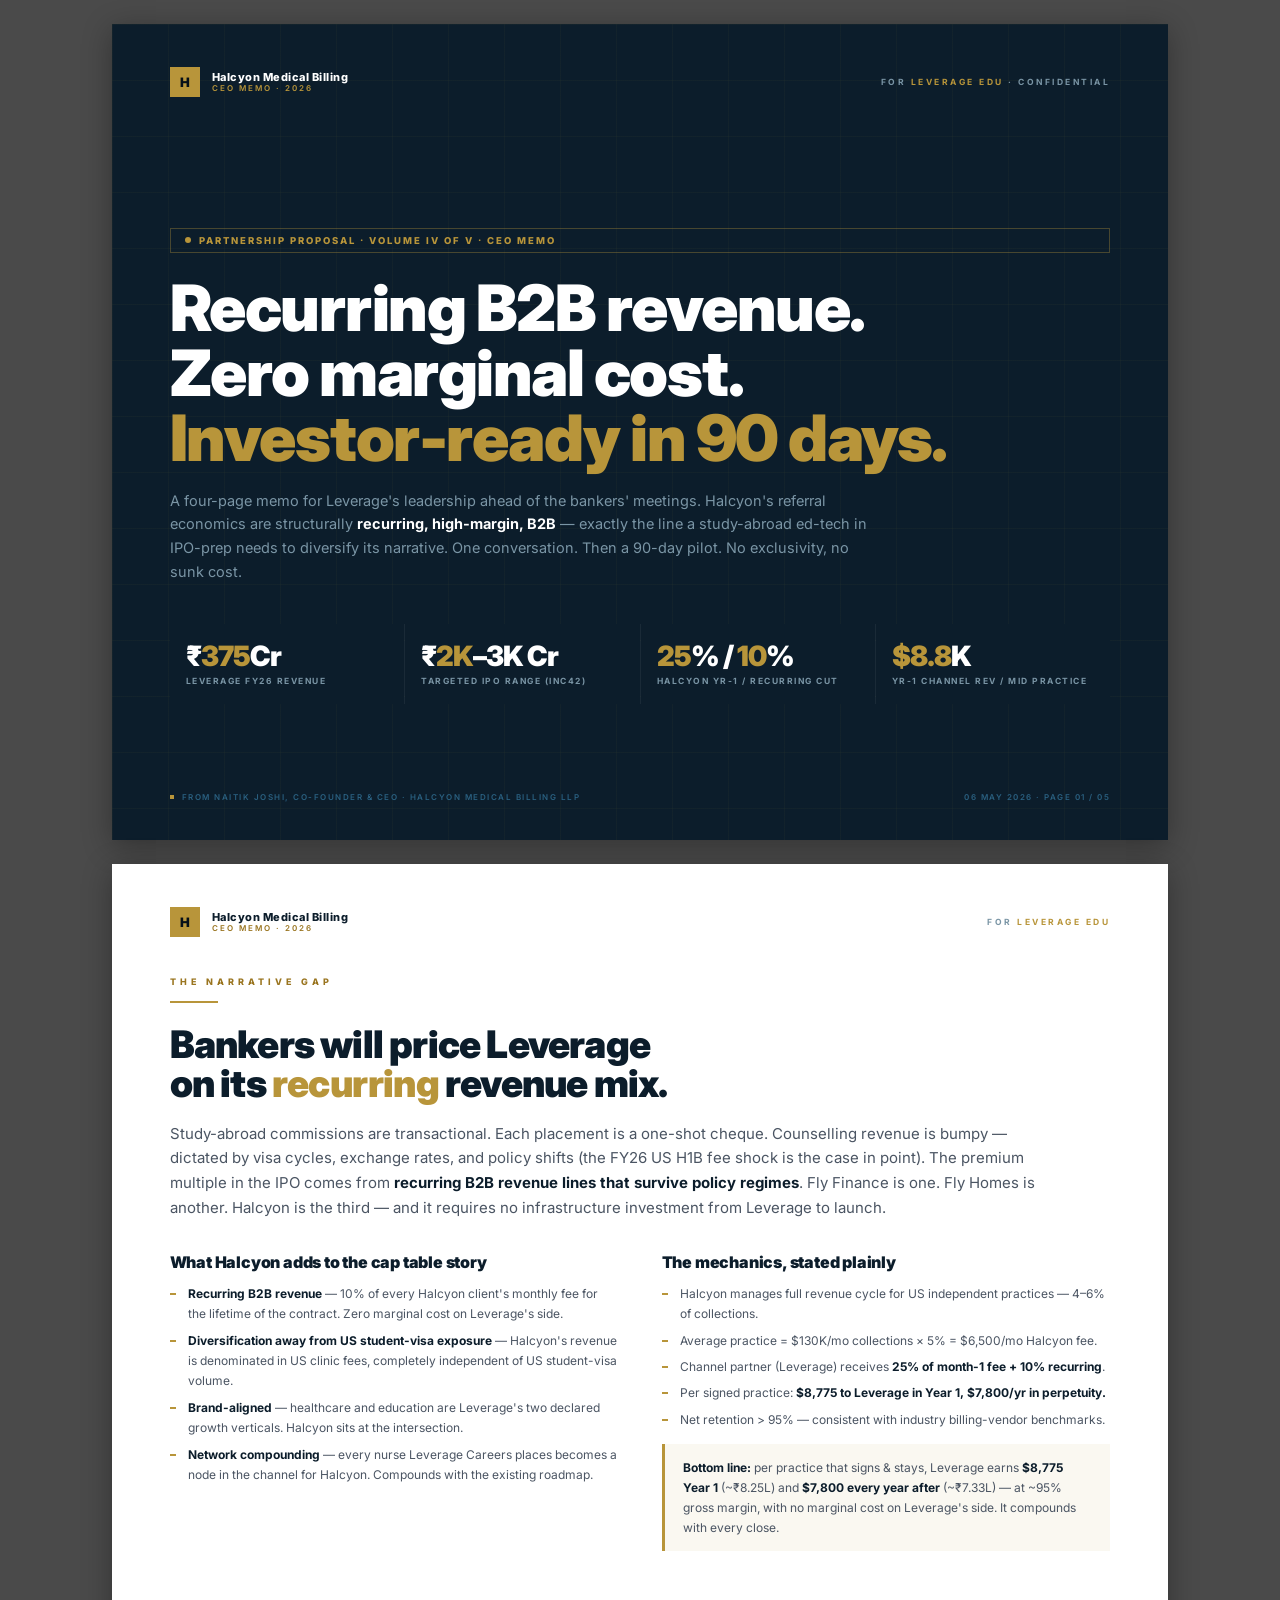
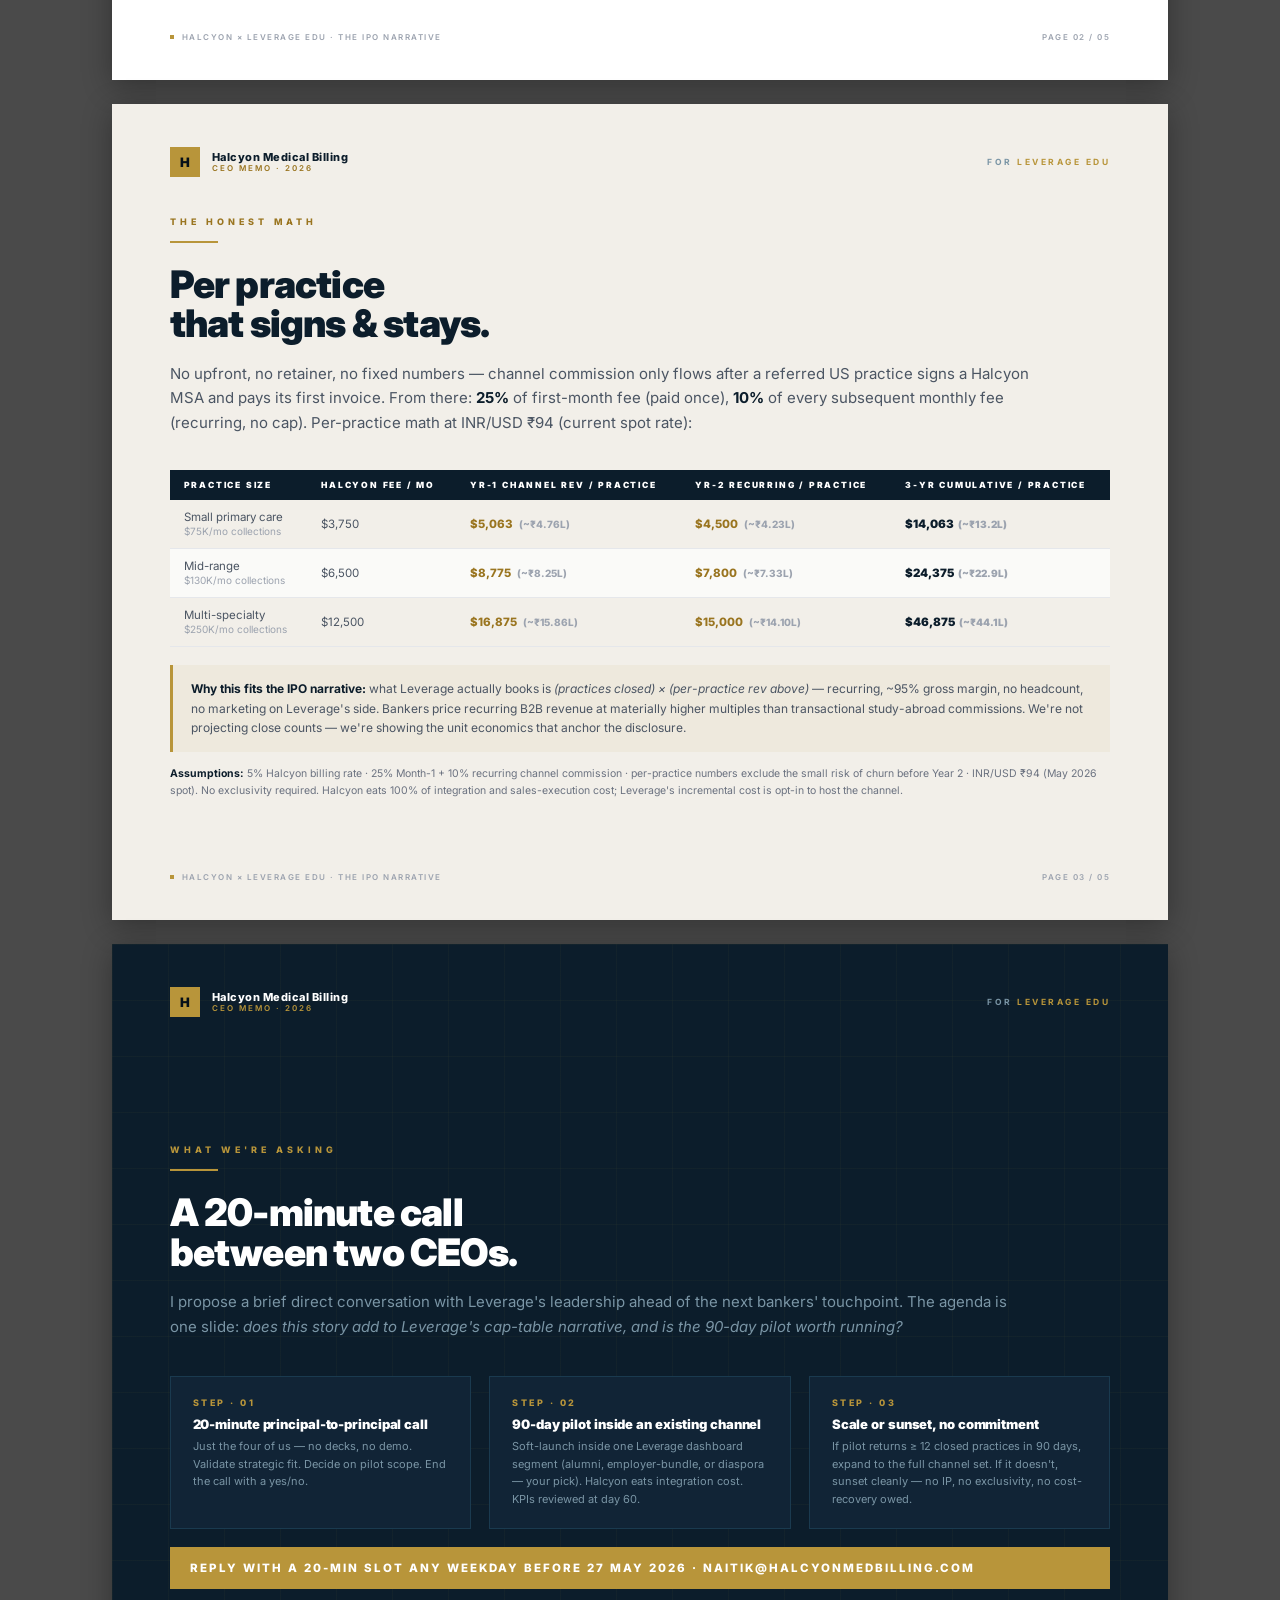
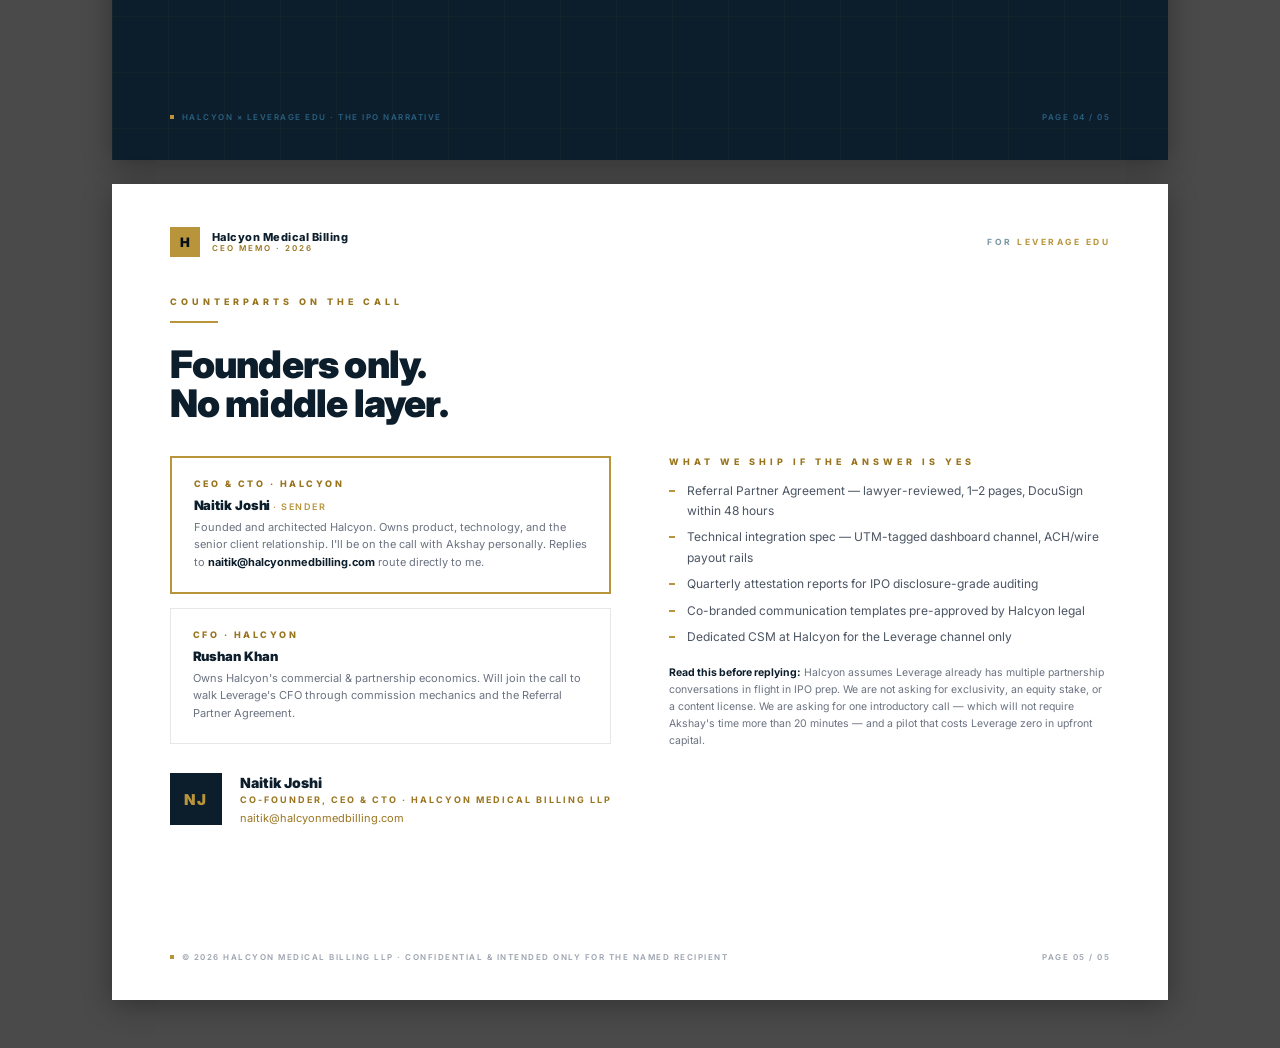
<file: proposals/v4-ipo-narrative.html>
<!DOCTYPE html>
<html lang="en">
<head>
<meta charset="UTF-8">
<title>Halcyon × Leverage Edu — The IPO Narrative</title>
<link rel="preconnect" href="https://fonts.googleapis.com">
<link rel="preconnect" href="https://fonts.gstatic.com" crossorigin>
<link href="https://fonts.googleapis.com/css2?family=Inter:wght@300;400;600;700;800;900&display=swap" rel="stylesheet">
<link rel="stylesheet" href="_styles.css">
</head>
<body>

<!-- ═══════════ PAGE 1 — COVER ═══════════ -->
<section class="page hero-bg dark-bg">
  <div class="page-header">
    <div class="brand">
      <div class="brand-mark">H</div>
      <div class="brand-text">
        Halcyon Medical Billing
        <span class="sub">CEO Memo · 2026</span>
      </div>
    </div>
    <div class="attn">For <span class="gold">Leverage Edu</span> · Confidential</div>
  </div>

  <div class="page-body" style="padding-top:0.4in;">
    <div class="tag"><span class="pulse"></span>Partnership Proposal · Volume IV of V · CEO Memo</div>
    <h1 class="cover-h1">Recurring B2B revenue.<br>Zero marginal cost.<br><em>Investor-ready in 90 days.</em></h1>
    <p class="lead dark" style="max-width:7.4in; font-size:14.5px;">
      A four-page memo for Leverage's leadership ahead of the bankers' meetings.
      Halcyon's referral economics are structurally <strong style="color:#fff;">recurring, high-margin, B2B</strong> &mdash;
      exactly the line a study-abroad ed-tech in IPO-prep needs to diversify its narrative.
      One conversation. Then a 90-day pilot. No exclusivity, no sunk cost.
    </p>

    <div class="kpi-row">
      <div class="kpi"><div class="kpi-val">₹<span class="gold">375</span>Cr</div><div class="kpi-lbl">Leverage FY26 Revenue</div></div>
      <div class="kpi"><div class="kpi-val">₹<span class="gold">2K</span>–3K Cr</div><div class="kpi-lbl">Targeted IPO Range (Inc42)</div></div>
      <div class="kpi"><div class="kpi-val"><span class="gold">25</span>% / <span class="gold">10</span>%</div><div class="kpi-lbl">Halcyon Yr-1 / Recurring Cut</div></div>
      <div class="kpi"><div class="kpi-val"><span class="gold">$8.8</span>K</div><div class="kpi-lbl">Yr-1 Channel Rev / Mid Practice</div></div>
    </div>
  </div>

  <div class="page-footer">
    <span><span class="gold-dot"></span>From Naitik Joshi, Co-Founder &amp; CEO · Halcyon Medical Billing LLP</span>
    <span>06 May 2026 · Page 01 / 05</span>
  </div>
</section>

<!-- ═══════════ PAGE 2 — THE INVESTOR THESIS ═══════════ -->
<section class="page">
  <div class="page-header">
    <div class="brand">
      <div class="brand-mark">H</div>
      <div class="brand-text">
        Halcyon Medical Billing
        <span class="sub">CEO Memo · 2026</span>
      </div>
    </div>
    <div class="attn">For <span class="gold">Leverage Edu</span></div>
  </div>

  <div class="page-body top">
    <p class="section-label light">The narrative gap</p>
    <div class="gold-divider"></div>
    <h2 class="page-h2">Bankers will price Leverage<br>on its <em>recurring</em> revenue mix.</h2>
    <p class="lead">
      Study-abroad commissions are transactional. Each placement is a one-shot cheque.
      Counselling revenue is bumpy &mdash; dictated by visa cycles, exchange rates, and policy shifts
      (the FY26 US H1B fee shock is the case in point). The premium multiple in the IPO comes from
      <strong>recurring B2B revenue lines that survive policy regimes</strong>. Fly Finance is one.
      Fly Homes is another. Halcyon is the third &mdash; and it requires no infrastructure investment
      from Leverage to launch.
    </p>

    <div class="two-col" style="margin-top:14px;">
      <div>
        <h3 class="sub-h3">What Halcyon adds to the cap table story</h3>
        <ul class="bullet-list">
          <li><strong>Recurring B2B revenue</strong> &mdash; 10% of every Halcyon client's monthly fee for the lifetime of the contract. Zero marginal cost on Leverage's side.</li>
          <li><strong>Diversification away from US student-visa exposure</strong> &mdash; Halcyon's revenue is denominated in US clinic fees, completely independent of US student-visa volume.</li>
          <li><strong>Brand-aligned</strong> &mdash; healthcare and education are Leverage's two declared growth verticals. Halcyon sits at the intersection.</li>
          <li><strong>Network compounding</strong> &mdash; every nurse Leverage Careers places becomes a node in the channel for Halcyon. Compounds with the existing roadmap.</li>
        </ul>
      </div>
      <div>
        <h3 class="sub-h3">The mechanics, stated plainly</h3>
        <ul class="bullet-list">
          <li>Halcyon manages full revenue cycle for US independent practices &mdash; 4–6% of collections.</li>
          <li>Average practice = $130K/mo collections × 5% = $6,500/mo Halcyon fee.</li>
          <li>Channel partner (Leverage) receives <strong>25% of month-1 fee + 10% recurring</strong>.</li>
          <li>Per signed practice: <strong>$8,775 to Leverage in Year 1, $7,800/yr in perpetuity.</strong></li>
          <li>Net retention &gt; 95% &mdash; consistent with industry billing-vendor benchmarks.</li>
        </ul>
        <div class="callout" style="margin-top:14px;">
          <strong>Bottom line:</strong> per practice that signs &amp; stays, Leverage earns <strong>$8,775 Year 1</strong>
          (~₹8.25L) and <strong>$7,800 every year after</strong> (~₹7.33L) — at ~95% gross margin, with no
          marginal cost on Leverage's side. It compounds with every close.
        </div>
      </div>
    </div>
  </div>

  <div class="page-footer">
    <span><span class="gold-dot"></span>Halcyon × Leverage Edu · The IPO Narrative</span>
    <span>Page 02 / 05</span>
  </div>
</section>

<!-- ═══════════ PAGE 3 — SCENARIO MODEL ═══════════ -->
<section class="page parchment-bg">
  <div class="page-header">
    <div class="brand">
      <div class="brand-mark">H</div>
      <div class="brand-text">
        Halcyon Medical Billing
        <span class="sub">CEO Memo · 2026</span>
      </div>
    </div>
    <div class="attn">For <span class="gold">Leverage Edu</span></div>
  </div>

  <div class="page-body top">
    <p class="section-label light">The honest math</p>
    <div class="gold-divider"></div>
    <h2 class="page-h2">Per practice<br>that signs &amp; stays.</h2>
    <p class="lead">
      No upfront, no retainer, no fixed numbers — channel commission only flows after a referred
      US practice signs a Halcyon MSA and pays its first invoice. From there: <strong>25%</strong> of
      first-month fee (paid once), <strong>10%</strong> of every subsequent monthly fee (recurring,
      no cap). Per-practice math at INR/USD ₹94 (current spot rate):
    </p>

    <table class="proposal-table">
      <thead>
        <tr>
          <th>Practice size</th>
          <th>Halcyon fee / mo</th>
          <th>Yr-1 channel rev / practice</th>
          <th>Yr-2 recurring / practice</th>
          <th>3-Yr Cumulative / practice</th>
        </tr>
      </thead>
      <tbody>
        <tr>
          <td>Small primary care<br><span style="font-size:10px;color:#9ca3af;">$75K/mo collections</span></td>
          <td>$3,750</td>
          <td class="gold">$5,063 &nbsp;<span style="font-size:10px;color:#9ca3af;">(~₹4.76L)</span></td>
          <td class="gold">$4,500 &nbsp;<span style="font-size:10px;color:#9ca3af;">(~₹4.23L)</span></td>
          <td class="big">$14,063 &nbsp;<span style="font-size:10px;color:#9ca3af;">(~₹13.2L)</span></td>
        </tr>
        <tr>
          <td>Mid-range<br><span style="font-size:10px;color:#9ca3af;">$130K/mo collections</span></td>
          <td>$6,500</td>
          <td class="gold">$8,775 &nbsp;<span style="font-size:10px;color:#9ca3af;">(~₹8.25L)</span></td>
          <td class="gold">$7,800 &nbsp;<span style="font-size:10px;color:#9ca3af;">(~₹7.33L)</span></td>
          <td class="big">$24,375 &nbsp;<span style="font-size:10px;color:#9ca3af;">(~₹22.9L)</span></td>
        </tr>
        <tr>
          <td>Multi-specialty<br><span style="font-size:10px;color:#9ca3af;">$250K/mo collections</span></td>
          <td>$12,500</td>
          <td class="gold">$16,875 &nbsp;<span style="font-size:10px;color:#9ca3af;">(~₹15.86L)</span></td>
          <td class="gold">$15,000 &nbsp;<span style="font-size:10px;color:#9ca3af;">(~₹14.10L)</span></td>
          <td class="big">$46,875 &nbsp;<span style="font-size:10px;color:#9ca3af;">(~₹44.1L)</span></td>
        </tr>
      </tbody>
    </table>

    <div class="callout" style="margin-top:18px;">
      <strong>Why this fits the IPO narrative:</strong> what Leverage actually books is
      <em>(practices closed) × (per-practice rev above)</em> — recurring, ~95% gross margin, no
      headcount, no marketing on Leverage's side. Bankers price recurring B2B revenue at materially
      higher multiples than transactional study-abroad commissions. We're not projecting close
      counts — we're showing the unit economics that anchor the disclosure.
    </div>

    <p class="tiny" style="margin-top:14px;">
      <strong>Assumptions:</strong> 5% Halcyon billing rate · 25% Month-1 + 10% recurring channel commission · per-practice numbers exclude the small risk of churn before Year 2 · INR/USD ₹94 (May 2026 spot). No exclusivity required. Halcyon eats 100% of integration and sales-execution cost; Leverage's incremental cost is opt-in to host the channel.
    </p>
  </div>

  <div class="page-footer">
    <span><span class="gold-dot"></span>Halcyon × Leverage Edu · The IPO Narrative</span>
    <span>Page 03 / 05</span>
  </div>
</section>

<!-- ═══════════ PAGE 4 — THE ASK ═══════════ -->
<section class="page hero-bg dark-bg">
  <div class="page-header">
    <div class="brand">
      <div class="brand-mark">H</div>
      <div class="brand-text">
        Halcyon Medical Billing
        <span class="sub">CEO Memo · 2026</span>
      </div>
    </div>
    <div class="attn">For <span class="gold">Leverage Edu</span></div>
  </div>

  <div class="page-body">
    <p class="section-label">What we're asking</p>
    <div class="gold-divider"></div>
    <h2 class="page-h2 dark">A 20-minute call<br>between two CEOs.</h2>
    <p class="lead dark" style="max-width:9in;">
      I propose a brief direct conversation with Leverage's leadership ahead of the next bankers' touchpoint. The agenda is one slide:
      <em>does this story add to Leverage's cap-table narrative, and is the 90-day pilot worth running?</em>
    </p>

    <div class="three-col" style="margin-top:18px;">
      <div class="feature-card">
        <div class="num">Step · 01</div>
        <div class="title">20-minute principal-to-principal call</div>
        <div class="desc">Just the four of us &mdash; no decks, no demo. Validate strategic fit. Decide on pilot scope. End the call with a yes/no.</div>
      </div>
      <div class="feature-card">
        <div class="num">Step · 02</div>
        <div class="title">90-day pilot inside an existing channel</div>
        <div class="desc">Soft-launch inside one Leverage dashboard segment (alumni, employer-bundle, or diaspora &mdash; your pick). Halcyon eats integration cost. KPIs reviewed at day 60.</div>
      </div>
      <div class="feature-card">
        <div class="num">Step · 03</div>
        <div class="title">Scale or sunset, no commitment</div>
        <div class="desc">If pilot returns ≥ 12 closed practices in 90 days, expand to the full channel set. If it doesn't, sunset cleanly &mdash; no IP, no exclusivity, no cost-recovery owed.</div>
      </div>
    </div>

    <div class="cta-band">
      Reply with a 20-min slot any weekday before 27 May 2026 · naitik@halcyonmedbilling.com
    </div>
  </div>

  <div class="page-footer">
    <span><span class="gold-dot"></span>Halcyon × Leverage Edu · The IPO Narrative</span>
    <span>Page 04 / 05</span>
  </div>
</section>

<!-- ═══════════ PAGE 5 — TEAM + SIGNATURE ═══════════ -->
<section class="page">
  <div class="page-header">
    <div class="brand">
      <div class="brand-mark">H</div>
      <div class="brand-text">
        Halcyon Medical Billing
        <span class="sub">CEO Memo · 2026</span>
      </div>
    </div>
    <div class="attn">For <span class="gold">Leverage Edu</span></div>
  </div>

  <div class="page-body top">
    <p class="section-label light">Counterparts on the call</p>
    <div class="gold-divider"></div>
    <h2 class="page-h2">Founders only.<br>No middle layer.</h2>

    <div class="two-col" style="gap:0.6in; margin-top:14px;">
      <div>
        <div class="feature-card" style="border-color: var(--gold-500); border-width:2px; margin-bottom:14px;">
          <div class="num">CEO &amp; CTO · Halcyon</div>
          <div class="title">Naitik Joshi <span style="color:var(--gold-500); font-weight:600; font-size:9px; letter-spacing:1.5px;">· SENDER</span></div>
          <div class="desc">Founded and architected Halcyon. Owns product, technology, and the senior client relationship. I'll be on the call with Akshay personally. Replies to <strong>naitik@halcyonmedbilling.com</strong> route directly to me.</div>
        </div>
        <div class="feature-card">
          <div class="num">CFO · Halcyon</div>
          <div class="title">Rushan Khan</div>
          <div class="desc">Owns Halcyon's commercial &amp; partnership economics. Will join the call to walk Leverage's CFO through commission mechanics and the Referral Partner Agreement.</div>
        </div>
      </div>
      <div>
        <p class="section-label light">What we ship if the answer is yes</p>
        <ul class="bullet-list" style="margin-top:6px;">
          <li>Referral Partner Agreement &mdash; lawyer-reviewed, 1–2 pages, DocuSign within 48 hours</li>
          <li>Technical integration spec &mdash; UTM-tagged dashboard channel, ACH/wire payout rails</li>
          <li>Quarterly attestation reports for IPO disclosure-grade auditing</li>
          <li>Co-branded communication templates pre-approved by Halcyon legal</li>
          <li>Dedicated CSM at Halcyon for the Leverage channel only</li>
        </ul>
        <p class="tiny" style="margin-top:18px;">
          <strong>Read this before replying:</strong> Halcyon assumes Leverage already has multiple
          partnership conversations in flight in IPO prep. We are not asking for exclusivity, an
          equity stake, or a content license. We are asking for one introductory call &mdash; which
          will not require Akshay's time more than 20 minutes &mdash; and a pilot that costs Leverage zero in upfront capital.
        </p>
      </div>
    </div>

    <div class="signature" style="margin-top:24px;">
      <div class="sig-initials">NJ</div>
      <div>
        <div class="sig-name">Naitik Joshi</div>
        <div class="sig-title">Co-Founder, CEO &amp; CTO · Halcyon Medical Billing LLP</div>
        <div class="sig-email">naitik@halcyonmedbilling.com</div>
      </div>
    </div>
  </div>

  <div class="page-footer">
    <span><span class="gold-dot"></span>© 2026 Halcyon Medical Billing LLP · Confidential &amp; intended only for the named recipient</span>
    <span>Page 05 / 05</span>
  </div>
</section>

</body>
</html>
</file>
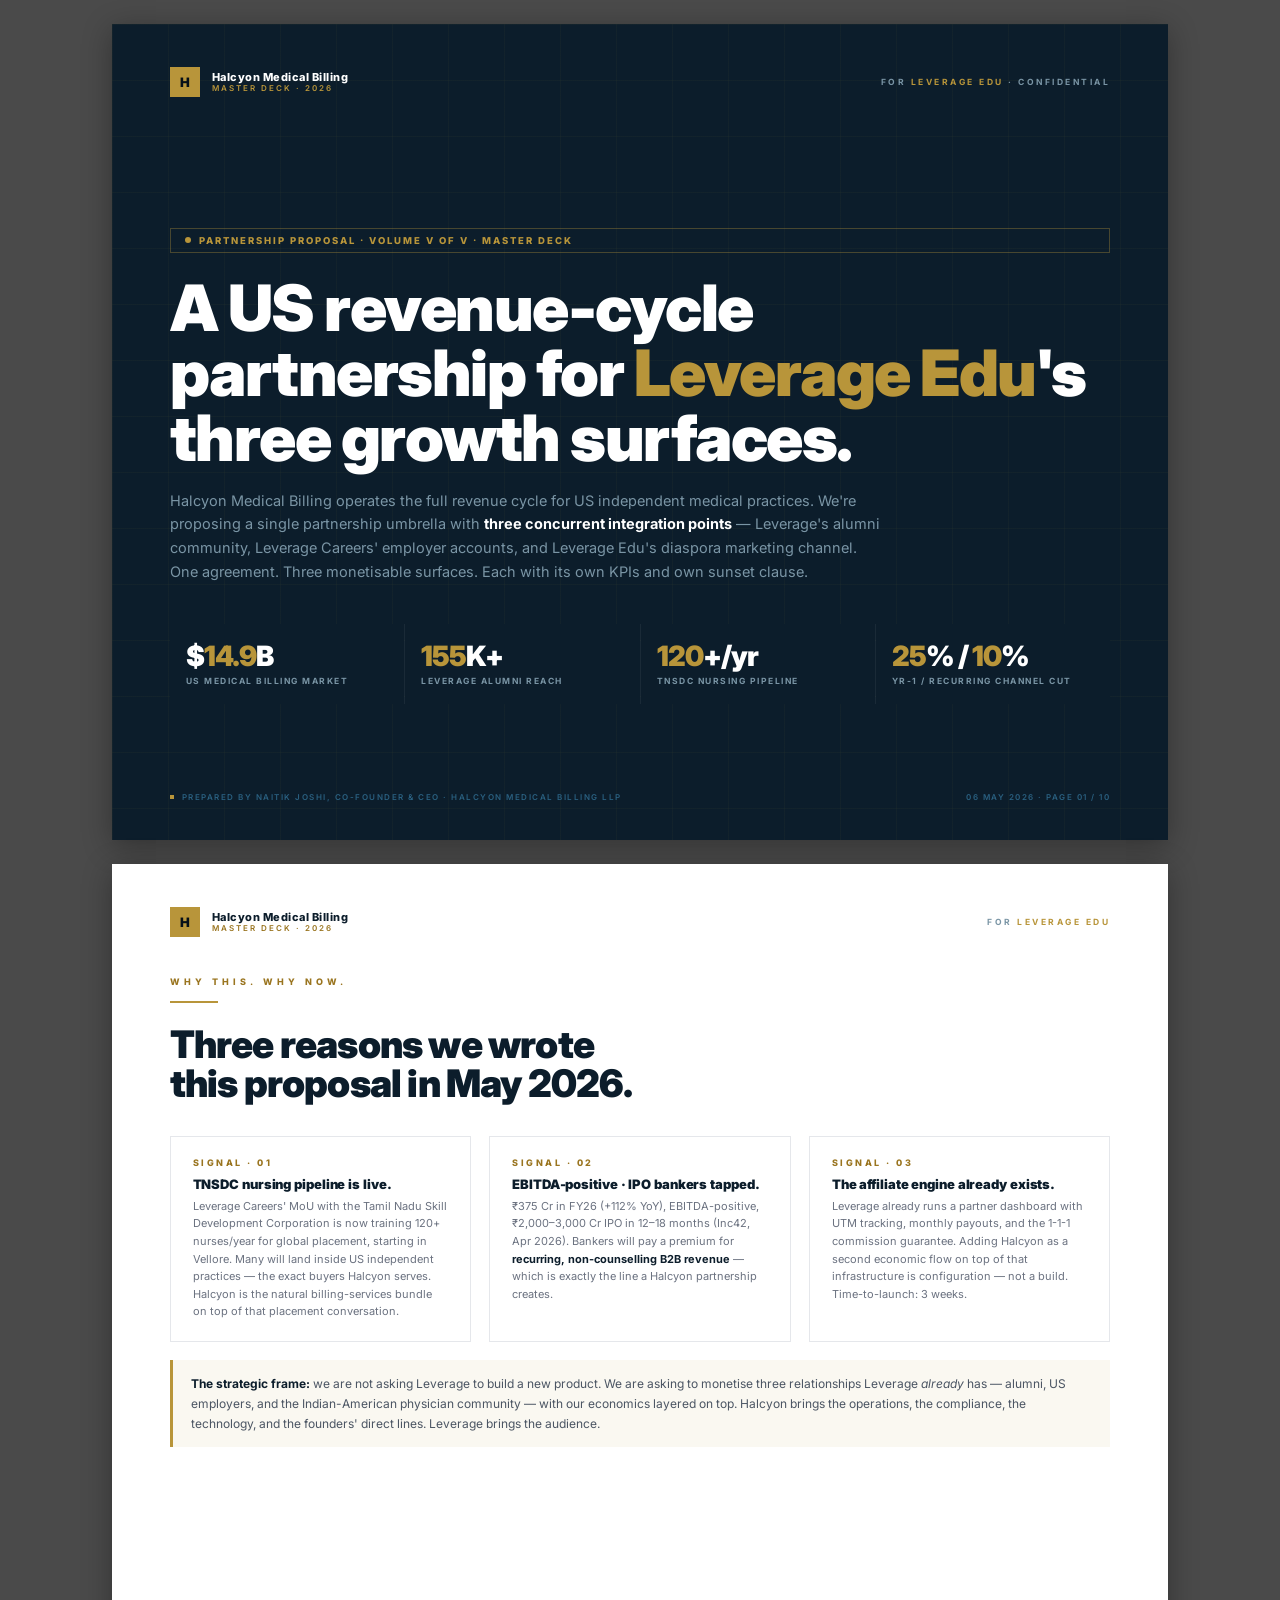
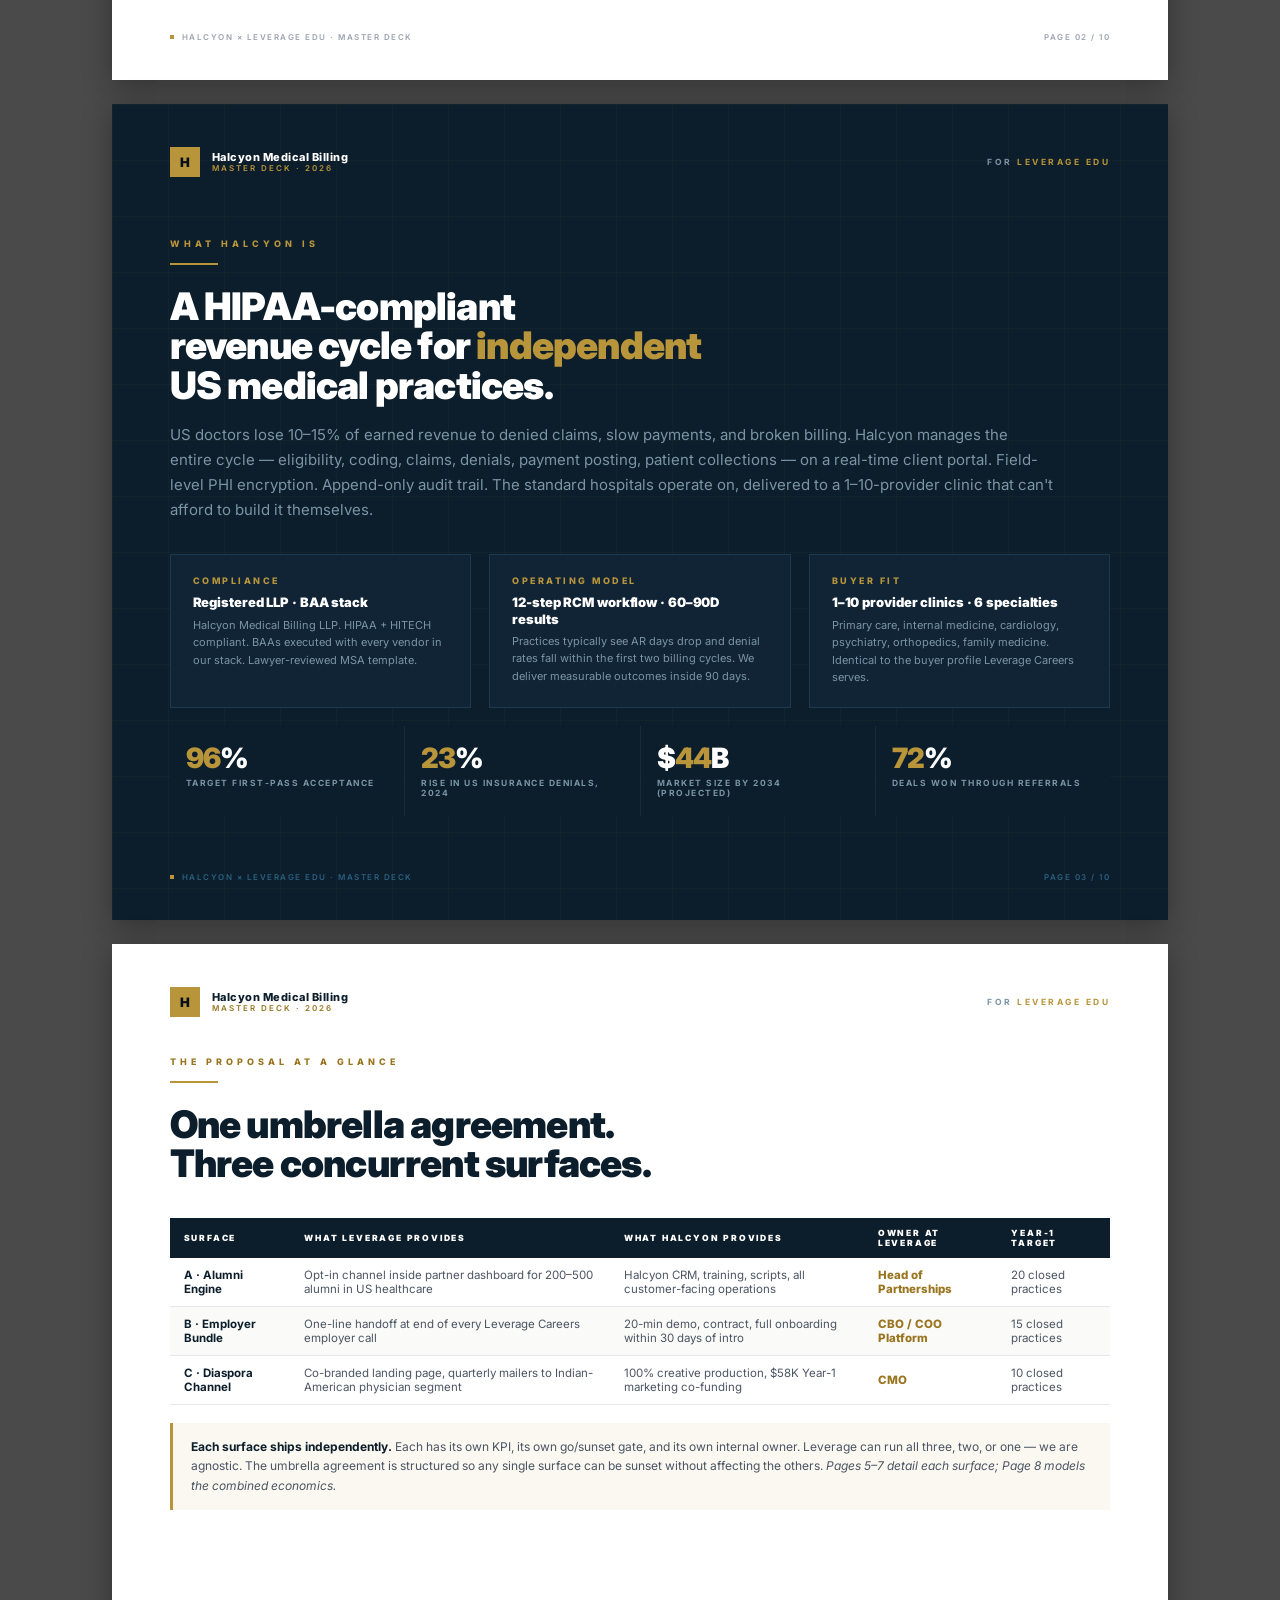
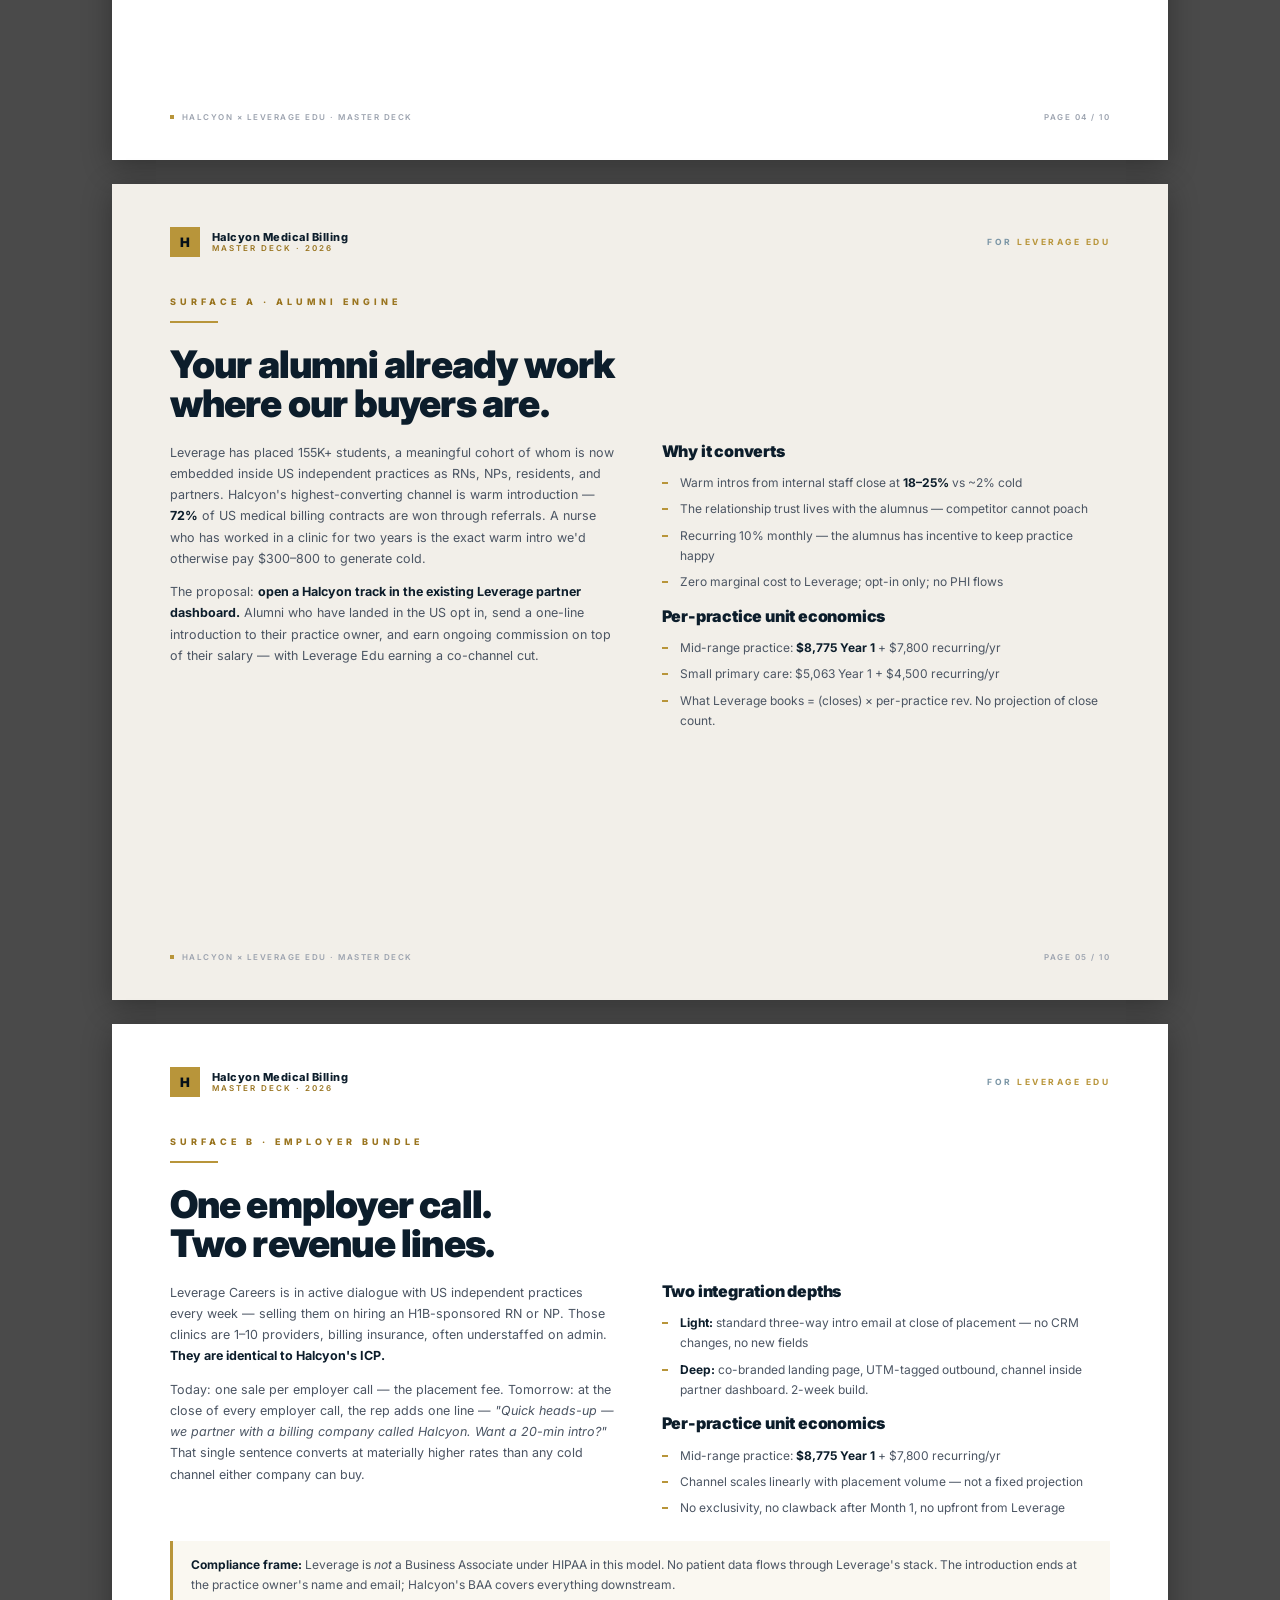
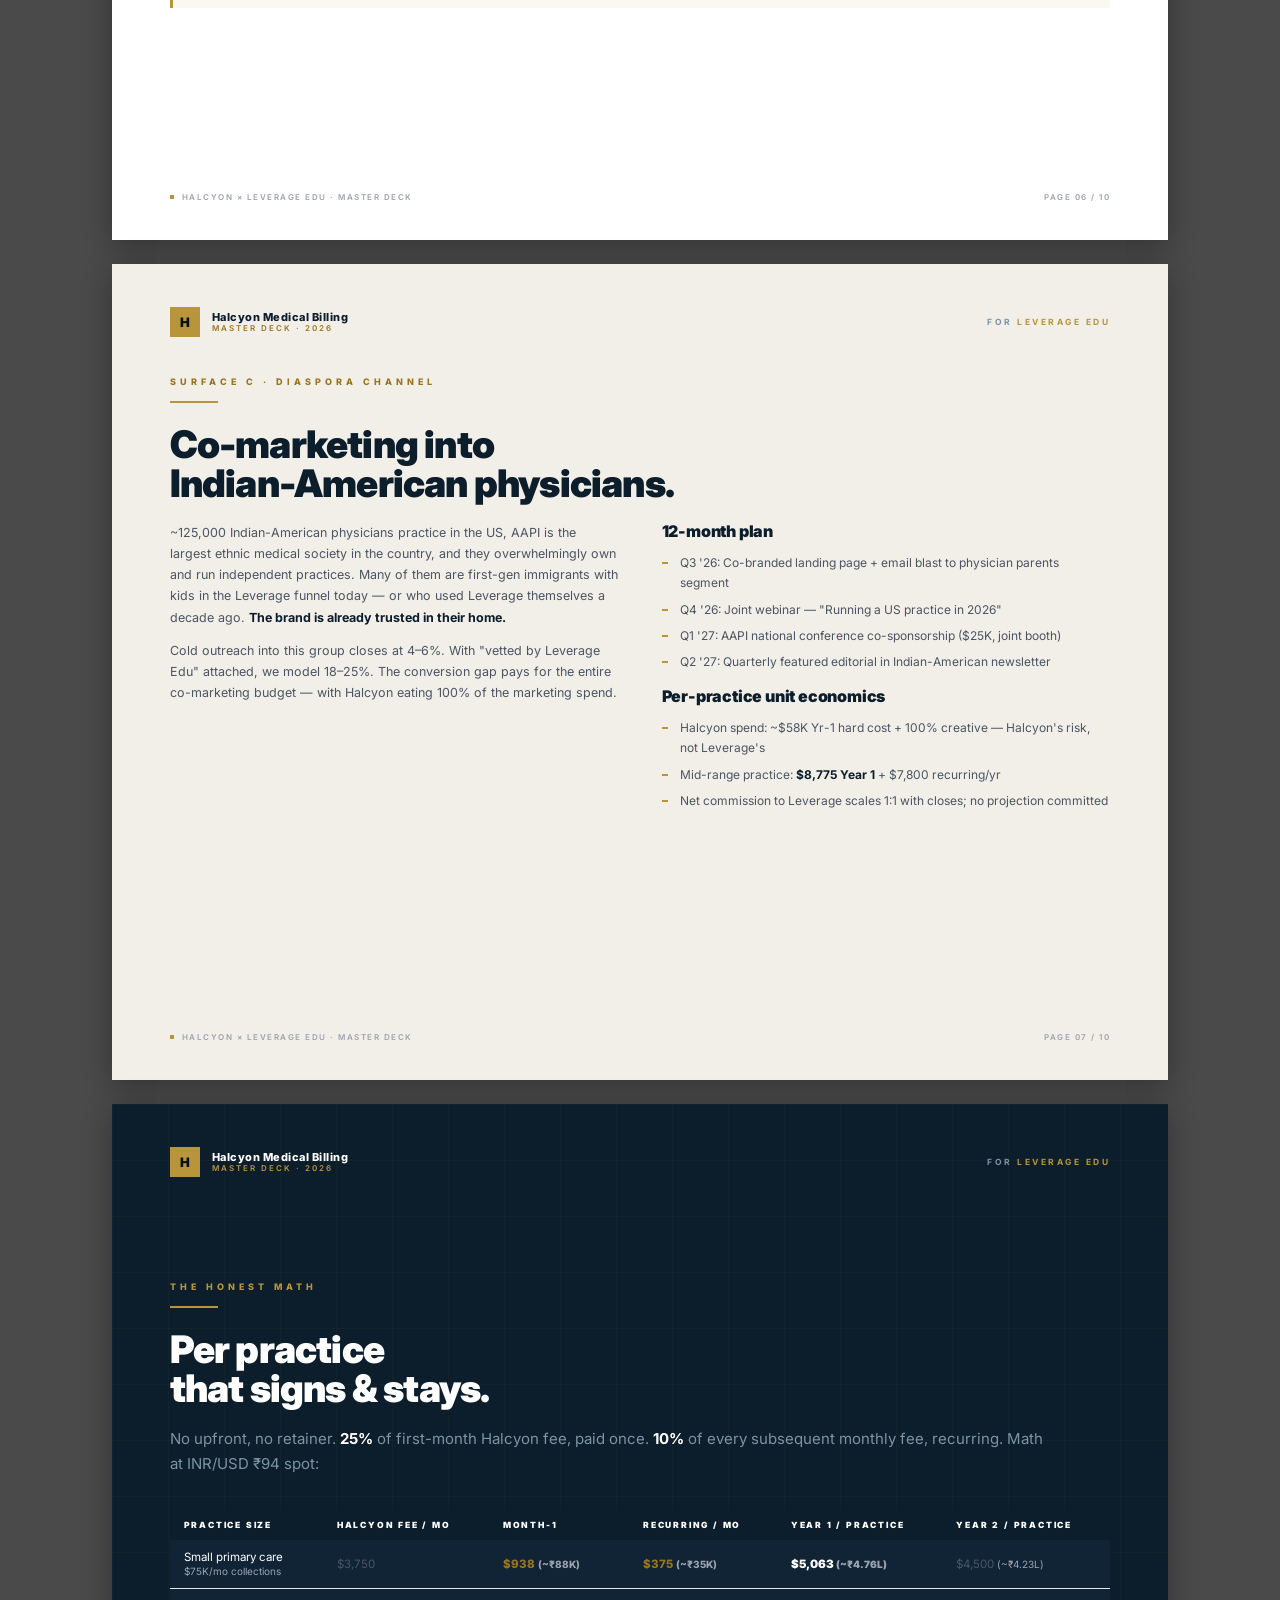
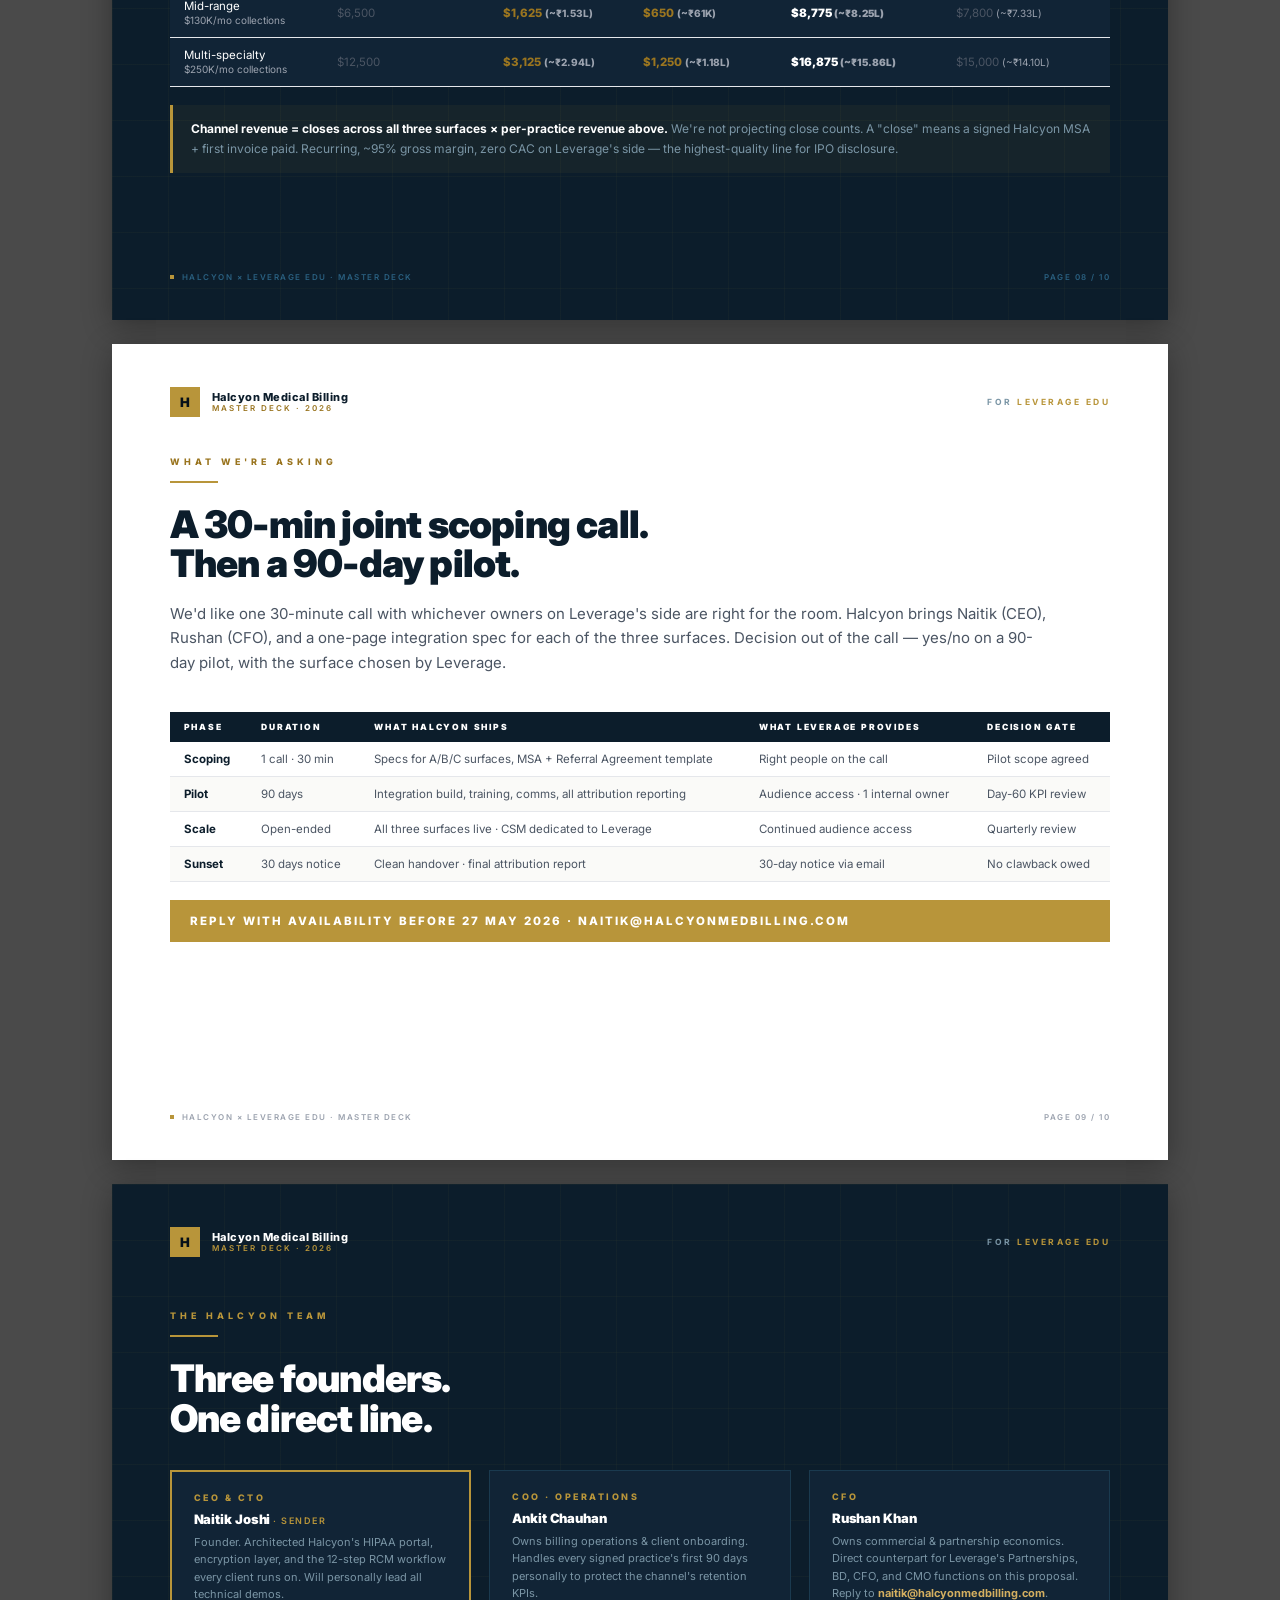
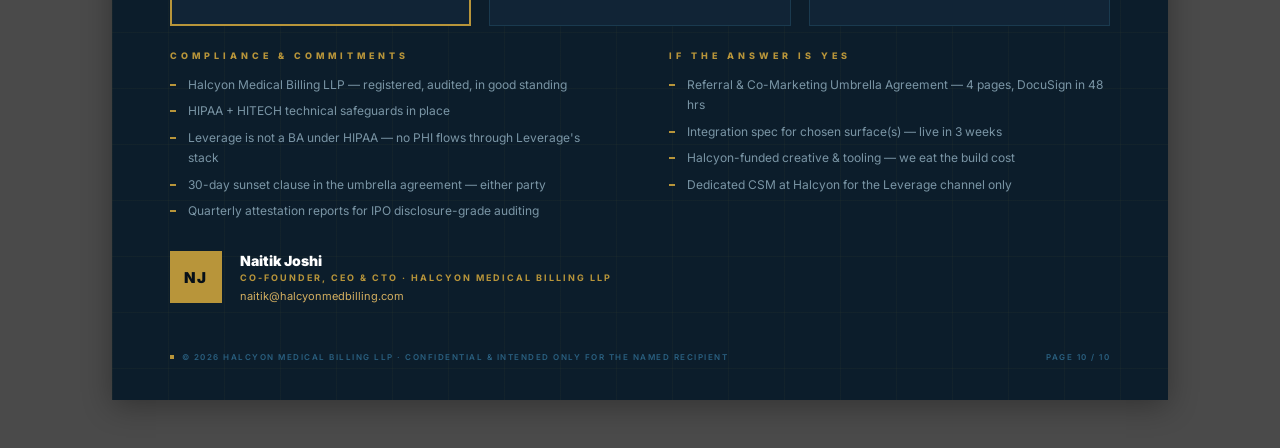
<file: proposals/v5-master-deck.html>
<!DOCTYPE html>
<html lang="en">
<head>
<meta charset="UTF-8">
<title>Halcyon × Leverage Edu — Master Partnership Deck</title>
<link rel="preconnect" href="https://fonts.googleapis.com">
<link rel="preconnect" href="https://fonts.gstatic.com" crossorigin>
<link href="https://fonts.googleapis.com/css2?family=Inter:wght@300;400;600;700;800;900&display=swap" rel="stylesheet">
<link rel="stylesheet" href="_styles.css">
<style>
  /* Defeat shared cream alt-row rule when table sits on a dark page */
  .dark-bg table.proposal-table tbody tr:nth-child(even) td,
  .hero-bg table.proposal-table tbody tr:nth-child(even) td {
    background: var(--navy-800) !important;
  }
</style>
</head>
<body>

<!-- ═══════════ PAGE 1 — COVER ═══════════ -->
<section class="page hero-bg dark-bg">
  <div class="page-header">
    <div class="brand">
      <div class="brand-mark">H</div>
      <div class="brand-text">
        Halcyon Medical Billing
        <span class="sub">Master Deck · 2026</span>
      </div>
    </div>
    <div class="attn">For <span class="gold">Leverage Edu</span> · Confidential</div>
  </div>

  <div class="page-body" style="padding-top:0.4in;">
    <div class="tag"><span class="pulse"></span>Partnership Proposal · Volume V of V · Master Deck</div>
    <h1 class="cover-h1">A US revenue-cycle<br>partnership for <em>Leverage Edu</em>'s<br>three growth surfaces.</h1>
    <p class="lead dark" style="max-width:7.4in; font-size:14.5px;">
      Halcyon Medical Billing operates the full revenue cycle for US independent medical practices.
      We're proposing a single partnership umbrella with <strong style="color:#fff;">three concurrent integration points</strong> &mdash;
      Leverage's alumni community, Leverage Careers' employer accounts, and Leverage Edu's diaspora marketing channel.
      One agreement. Three monetisable surfaces. Each with its own KPIs and own sunset clause.
    </p>

    <div class="kpi-row">
      <div class="kpi"><div class="kpi-val">$<span class="gold">14.9</span>B</div><div class="kpi-lbl">US Medical Billing Market</div></div>
      <div class="kpi"><div class="kpi-val"><span class="gold">155</span>K+</div><div class="kpi-lbl">Leverage Alumni Reach</div></div>
      <div class="kpi"><div class="kpi-val"><span class="gold">120</span>+/yr</div><div class="kpi-lbl">TNSDC Nursing Pipeline</div></div>
      <div class="kpi"><div class="kpi-val"><span class="gold">25</span>% / <span class="gold">10</span>%</div><div class="kpi-lbl">Yr-1 / Recurring Channel Cut</div></div>
    </div>
  </div>

  <div class="page-footer">
    <span><span class="gold-dot"></span>Prepared by Naitik Joshi, Co-Founder &amp; CEO · Halcyon Medical Billing LLP</span>
    <span>06 May 2026 · Page 01 / 10</span>
  </div>
</section>

<!-- ═══════════ PAGE 2 — WHY THIS, WHY NOW ═══════════ -->
<section class="page">
  <div class="page-header">
    <div class="brand">
      <div class="brand-mark">H</div>
      <div class="brand-text">
        Halcyon Medical Billing
        <span class="sub">Master Deck · 2026</span>
      </div>
    </div>
    <div class="attn">For <span class="gold">Leverage Edu</span></div>
  </div>

  <div class="page-body top">
    <p class="section-label light">Why this. Why now.</p>
    <div class="gold-divider"></div>
    <h2 class="page-h2">Three reasons we wrote<br>this proposal in May 2026.</h2>

    <div class="three-col" style="margin-top:14px;">
      <div class="feature-card">
        <div class="num">Signal · 01</div>
        <div class="title">TNSDC nursing pipeline is live.</div>
        <div class="desc">
          Leverage Careers' MoU with the Tamil Nadu Skill Development Corporation is now training
          120+ nurses/year for global placement, starting in Vellore. Many will land inside US
          independent practices &mdash; the exact buyers Halcyon serves. Halcyon is the natural
          billing-services bundle on top of that placement conversation.
        </div>
      </div>
      <div class="feature-card">
        <div class="num">Signal · 02</div>
        <div class="title">EBITDA-positive · IPO bankers tapped.</div>
        <div class="desc">
          ₹375 Cr in FY26 (+112% YoY), EBITDA-positive, ₹2,000–3,000 Cr IPO in 12–18 months
          (Inc42, Apr 2026). Bankers will pay a premium for <strong>recurring, non-counselling
          B2B revenue</strong> &mdash; which is exactly the line a Halcyon partnership creates.
        </div>
      </div>
      <div class="feature-card">
        <div class="num">Signal · 03</div>
        <div class="title">The affiliate engine already exists.</div>
        <div class="desc">
          Leverage already runs a partner dashboard with UTM tracking, monthly payouts, and the
          1-1-1 commission guarantee. Adding Halcyon as a second economic flow on top of that
          infrastructure is configuration &mdash; not a build. Time-to-launch: 3 weeks.
        </div>
      </div>
    </div>

    <div class="callout" style="margin-top:18px;">
      <strong>The strategic frame:</strong> we are not asking Leverage to build a new product. We are asking to
      monetise three relationships Leverage <em>already</em> has &mdash; alumni, US employers, and the
      Indian-American physician community &mdash; with our economics layered on top.
      Halcyon brings the operations, the compliance, the technology, and the founders' direct lines.
      Leverage brings the audience.
    </div>
  </div>

  <div class="page-footer">
    <span><span class="gold-dot"></span>Halcyon × Leverage Edu · Master Deck</span>
    <span>Page 02 / 10</span>
  </div>
</section>

<!-- ═══════════ PAGE 3 — WHAT HALCYON IS ═══════════ -->
<section class="page hero-bg dark-bg">
  <div class="page-header">
    <div class="brand">
      <div class="brand-mark">H</div>
      <div class="brand-text">
        Halcyon Medical Billing
        <span class="sub">Master Deck · 2026</span>
      </div>
    </div>
    <div class="attn">For <span class="gold">Leverage Edu</span></div>
  </div>

  <div class="page-body">
    <p class="section-label">What Halcyon is</p>
    <div class="gold-divider"></div>
    <h2 class="page-h2 dark">A HIPAA-compliant<br>revenue cycle for <em>independent</em><br>US medical practices.</h2>
    <p class="lead dark" style="max-width:9.2in;">
      US doctors lose 10–15% of earned revenue to denied claims, slow payments, and broken billing.
      Halcyon manages the entire cycle &mdash; eligibility, coding, claims, denials, payment posting,
      patient collections &mdash; on a real-time client portal. Field-level PHI encryption. Append-only
      audit trail. The standard hospitals operate on, delivered to a 1–10-provider clinic that
      can't afford to build it themselves.
    </p>

    <div class="three-col" style="margin-top:14px;">
      <div class="feature-card">
        <div class="num">Compliance</div>
        <div class="title">Registered LLP · BAA stack</div>
        <div class="desc">Halcyon Medical Billing LLP. HIPAA + HITECH compliant. BAAs executed with every vendor in our stack. Lawyer-reviewed MSA template.</div>
      </div>
      <div class="feature-card">
        <div class="num">Operating model</div>
        <div class="title">12-step RCM workflow · 60–90D results</div>
        <div class="desc">Practices typically see AR days drop and denial rates fall within the first two billing cycles. We deliver measurable outcomes inside 90 days.</div>
      </div>
      <div class="feature-card">
        <div class="num">Buyer fit</div>
        <div class="title">1–10 provider clinics · 6 specialties</div>
        <div class="desc">Primary care, internal medicine, cardiology, psychiatry, orthopedics, family medicine. Identical to the buyer profile Leverage Careers serves.</div>
      </div>
    </div>

    <div class="kpi-row" style="margin-top:18px;">
      <div class="kpi"><div class="kpi-val"><span class="gold">96</span>%</div><div class="kpi-lbl">Target First-Pass Acceptance</div></div>
      <div class="kpi"><div class="kpi-val"><span class="gold">23</span>%</div><div class="kpi-lbl">Rise in US Insurance Denials, 2024</div></div>
      <div class="kpi"><div class="kpi-val">$<span class="gold">44</span>B</div><div class="kpi-lbl">Market Size by 2034 (Projected)</div></div>
      <div class="kpi"><div class="kpi-val"><span class="gold">72</span>%</div><div class="kpi-lbl">Deals Won Through Referrals</div></div>
    </div>
  </div>

  <div class="page-footer">
    <span><span class="gold-dot"></span>Halcyon × Leverage Edu · Master Deck</span>
    <span>Page 03 / 10</span>
  </div>
</section>

<!-- ═══════════ PAGE 4 — THE THREE ANGLES OVERVIEW ═══════════ -->
<section class="page">
  <div class="page-header">
    <div class="brand">
      <div class="brand-mark">H</div>
      <div class="brand-text">
        Halcyon Medical Billing
        <span class="sub">Master Deck · 2026</span>
      </div>
    </div>
    <div class="attn">For <span class="gold">Leverage Edu</span></div>
  </div>

  <div class="page-body top">
    <p class="section-label light">The proposal at a glance</p>
    <div class="gold-divider"></div>
    <h2 class="page-h2">One umbrella agreement.<br>Three concurrent surfaces.</h2>

    <table class="proposal-table">
      <thead>
        <tr>
          <th>Surface</th>
          <th>What Leverage Provides</th>
          <th>What Halcyon Provides</th>
          <th>Owner at Leverage</th>
          <th>Year-1 Target</th>
        </tr>
      </thead>
      <tbody>
        <tr>
          <td><strong>A · Alumni Engine</strong></td>
          <td>Opt-in channel inside partner dashboard for 200–500 alumni in US healthcare</td>
          <td>Halcyon CRM, training, scripts, all customer-facing operations</td>
          <td class="gold">Head of Partnerships</td>
          <td>20 closed practices</td>
        </tr>
        <tr>
          <td><strong>B · Employer Bundle</strong></td>
          <td>One-line handoff at end of every Leverage Careers employer call</td>
          <td>20-min demo, contract, full onboarding within 30 days of intro</td>
          <td class="gold">CBO / COO Platform</td>
          <td>15 closed practices</td>
        </tr>
        <tr>
          <td><strong>C · Diaspora Channel</strong></td>
          <td>Co-branded landing page, quarterly mailers to Indian-American physician segment</td>
          <td>100% creative production, $58K Year-1 marketing co-funding</td>
          <td class="gold">CMO</td>
          <td>10 closed practices</td>
        </tr>
      </tbody>
    </table>

    <div class="callout" style="margin-top:18px;">
      <strong>Each surface ships independently.</strong> Each has its own KPI, its own go/sunset gate, and
      its own internal owner. Leverage can run all three, two, or one &mdash; we are agnostic. The
      umbrella agreement is structured so any single surface can be sunset without affecting the
      others. <em>Pages 5–7 detail each surface; Page 8 models the combined economics.</em>
    </div>
  </div>

  <div class="page-footer">
    <span><span class="gold-dot"></span>Halcyon × Leverage Edu · Master Deck</span>
    <span>Page 04 / 10</span>
  </div>
</section>

<!-- ═══════════ PAGE 5 — SURFACE A: ALUMNI ENGINE ═══════════ -->
<section class="page parchment-bg">
  <div class="page-header">
    <div class="brand">
      <div class="brand-mark">H</div>
      <div class="brand-text">
        Halcyon Medical Billing
        <span class="sub">Master Deck · 2026</span>
      </div>
    </div>
    <div class="attn">For <span class="gold">Leverage Edu</span></div>
  </div>

  <div class="page-body top">
    <p class="section-label light">Surface A · Alumni Engine</p>
    <div class="gold-divider"></div>
    <h2 class="page-h2">Your alumni already work<br>where our buyers are.</h2>

    <div class="two-col">
      <div>
        <p class="body" style="margin-bottom:12px;">
          Leverage has placed 155K+ students, a meaningful cohort of whom is now embedded inside
          US independent practices as RNs, NPs, residents, and partners. Halcyon's highest-converting
          channel is warm introduction &mdash; <strong>72%</strong> of US medical billing contracts are won
          through referrals. A nurse who has worked in a clinic for two years is the exact warm
          intro we'd otherwise pay $300–800 to generate cold.
        </p>
        <p class="body">
          The proposal: <strong>open a Halcyon track in the existing Leverage partner dashboard.</strong>
          Alumni who have landed in the US opt in, send a one-line introduction to their practice
          owner, and earn ongoing commission on top of their salary &mdash; with Leverage Edu earning
          a co-channel cut.
        </p>
      </div>
      <div>
        <h3 class="sub-h3">Why it converts</h3>
        <ul class="bullet-list">
          <li>Warm intros from internal staff close at <strong>18–25%</strong> vs ~2% cold</li>
          <li>The relationship trust lives with the alumnus &mdash; competitor cannot poach</li>
          <li>Recurring 10% monthly &mdash; the alumnus has incentive to keep practice happy</li>
          <li>Zero marginal cost to Leverage; opt-in only; no PHI flows</li>
        </ul>
        <h3 class="sub-h3" style="margin-top:14px;">Per-practice unit economics</h3>
        <ul class="bullet-list">
          <li>Mid-range practice: <strong>$8,775 Year 1</strong> + $7,800 recurring/yr</li>
          <li>Small primary care: $5,063 Year 1 + $4,500 recurring/yr</li>
          <li>What Leverage books = (closes) × per-practice rev. No projection of close count.</li>
        </ul>
      </div>
    </div>
  </div>

  <div class="page-footer">
    <span><span class="gold-dot"></span>Halcyon × Leverage Edu · Master Deck</span>
    <span>Page 05 / 10</span>
  </div>
</section>

<!-- ═══════════ PAGE 6 — SURFACE B: EMPLOYER BUNDLE ═══════════ -->
<section class="page">
  <div class="page-header">
    <div class="brand">
      <div class="brand-mark">H</div>
      <div class="brand-text">
        Halcyon Medical Billing
        <span class="sub">Master Deck · 2026</span>
      </div>
    </div>
    <div class="attn">For <span class="gold">Leverage Edu</span></div>
  </div>

  <div class="page-body top">
    <p class="section-label light">Surface B · Employer Bundle</p>
    <div class="gold-divider"></div>
    <h2 class="page-h2">One employer call.<br>Two revenue lines.</h2>

    <div class="two-col">
      <div>
        <p class="body" style="margin-bottom:12px;">
          Leverage Careers is in active dialogue with US independent practices every week &mdash;
          selling them on hiring an H1B-sponsored RN or NP. Those clinics are 1–10 providers,
          billing insurance, often understaffed on admin. <strong>They are identical to Halcyon's ICP.</strong>
        </p>
        <p class="body">
          Today: one sale per employer call &mdash; the placement fee. Tomorrow: at the close of every
          employer call, the rep adds one line &mdash; <em>"Quick heads-up &mdash; we partner with a billing
          company called Halcyon. Want a 20-min intro?"</em> That single sentence converts at
          materially higher rates than any cold channel either company can buy.
        </p>
      </div>
      <div>
        <h3 class="sub-h3">Two integration depths</h3>
        <ul class="bullet-list">
          <li><strong>Light:</strong> standard three-way intro email at close of placement &mdash; no CRM changes, no new fields</li>
          <li><strong>Deep:</strong> co-branded landing page, UTM-tagged outbound, channel inside partner dashboard. 2-week build.</li>
        </ul>
        <h3 class="sub-h3" style="margin-top:14px;">Per-practice unit economics</h3>
        <ul class="bullet-list">
          <li>Mid-range practice: <strong>$8,775 Year 1</strong> + $7,800 recurring/yr</li>
          <li>Channel scales linearly with placement volume — not a fixed projection</li>
          <li>No exclusivity, no clawback after Month 1, no upfront from Leverage</li>
        </ul>
      </div>
    </div>

    <div class="callout">
      <strong>Compliance frame:</strong> Leverage is <em>not</em> a Business Associate under HIPAA in this model. No
      patient data flows through Leverage's stack. The introduction ends at the practice owner's
      name and email; Halcyon's BAA covers everything downstream.
    </div>
  </div>

  <div class="page-footer">
    <span><span class="gold-dot"></span>Halcyon × Leverage Edu · Master Deck</span>
    <span>Page 06 / 10</span>
  </div>
</section>

<!-- ═══════════ PAGE 7 — SURFACE C: DIASPORA CHANNEL ═══════════ -->
<section class="page parchment-bg">
  <div class="page-header">
    <div class="brand">
      <div class="brand-mark">H</div>
      <div class="brand-text">
        Halcyon Medical Billing
        <span class="sub">Master Deck · 2026</span>
      </div>
    </div>
    <div class="attn">For <span class="gold">Leverage Edu</span></div>
  </div>

  <div class="page-body top">
    <p class="section-label light">Surface C · Diaspora Channel</p>
    <div class="gold-divider"></div>
    <h2 class="page-h2">Co-marketing into<br>Indian-American physicians.</h2>

    <div class="two-col">
      <div>
        <p class="body" style="margin-bottom:12px;">
          ~125,000 Indian-American physicians practice in the US, AAPI is the largest ethnic medical
          society in the country, and they overwhelmingly own and run independent practices.
          Many of them are first-gen immigrants with kids in the Leverage funnel today &mdash; or who
          used Leverage themselves a decade ago. <strong>The brand is already trusted in their home.</strong>
        </p>
        <p class="body">
          Cold outreach into this group closes at 4–6%. With "vetted by Leverage Edu" attached, we
          model 18–25%. The conversion gap pays for the entire co-marketing budget &mdash; with Halcyon
          eating 100% of the marketing spend.
        </p>
      </div>
      <div>
        <h3 class="sub-h3">12-month plan</h3>
        <ul class="bullet-list">
          <li>Q3 '26: Co-branded landing page + email blast to physician parents segment</li>
          <li>Q4 '26: Joint webinar &mdash; "Running a US practice in 2026"</li>
          <li>Q1 '27: AAPI national conference co-sponsorship ($25K, joint booth)</li>
          <li>Q2 '27: Quarterly featured editorial in Indian-American newsletter</li>
        </ul>
        <h3 class="sub-h3" style="margin-top:14px;">Per-practice unit economics</h3>
        <ul class="bullet-list">
          <li>Halcyon spend: ~$58K Yr-1 hard cost + 100% creative — Halcyon's risk, not Leverage's</li>
          <li>Mid-range practice: <strong>$8,775 Year 1</strong> + $7,800 recurring/yr</li>
          <li>Net commission to Leverage scales 1:1 with closes; no projection committed</li>
        </ul>
      </div>
    </div>
  </div>

  <div class="page-footer">
    <span><span class="gold-dot"></span>Halcyon × Leverage Edu · Master Deck</span>
    <span>Page 07 / 10</span>
  </div>
</section>

<!-- ═══════════ PAGE 8 — COMBINED ECONOMICS ═══════════ -->
<section class="page hero-bg dark-bg">
  <div class="page-header">
    <div class="brand">
      <div class="brand-mark">H</div>
      <div class="brand-text">
        Halcyon Medical Billing
        <span class="sub">Master Deck · 2026</span>
      </div>
    </div>
    <div class="attn">For <span class="gold">Leverage Edu</span></div>
  </div>

  <div class="page-body">
    <p class="section-label">The honest math</p>
    <div class="gold-divider"></div>
    <h2 class="page-h2 dark">Per practice<br>that signs &amp; stays.</h2>
    <p class="lead dark" style="max-width:9.2in;">
      No upfront, no retainer. <strong style="color:#fff;">25%</strong> of first-month Halcyon fee, paid once.
      <strong style="color:#fff;">10%</strong> of every subsequent monthly fee, recurring. Math at INR/USD ₹94 spot:
    </p>

    <table class="proposal-table" style="background: var(--navy-800);">
      <thead>
        <tr>
          <th>Practice size</th>
          <th>Halcyon fee / mo</th>
          <th>Month-1</th>
          <th>Recurring / mo</th>
          <th>Year 1 / practice</th>
          <th>Year 2 / practice</th>
        </tr>
      </thead>
      <tbody style="background: var(--navy-800); color: var(--muted-dark);">
        <tr style="background: var(--navy-800);">
          <td style="color:#fff;">Small primary care<br><span style="font-size:10px;color:#9ca3af;">$75K/mo collections</span></td>
          <td>$3,750</td>
          <td class="gold">$938 <span style="font-size:10px;color:#9ca3af;">(~₹88K)</span></td>
          <td class="gold">$375 <span style="font-size:10px;color:#9ca3af;">(~₹35K)</span></td>
          <td class="big" style="color:#fff;">$5,063 <span style="font-size:10px;color:#9ca3af;">(~₹4.76L)</span></td>
          <td>$4,500 <span style="font-size:10px;color:#9ca3af;">(~₹4.23L)</span></td>
        </tr>
        <tr style="background: var(--navy-800);">
          <td style="color:#fff;">Mid-range<br><span style="font-size:10px;color:#9ca3af;">$130K/mo collections</span></td>
          <td>$6,500</td>
          <td class="gold">$1,625 <span style="font-size:10px;color:#9ca3af;">(~₹1.53L)</span></td>
          <td class="gold">$650 <span style="font-size:10px;color:#9ca3af;">(~₹61K)</span></td>
          <td class="big" style="color:#fff;">$8,775 <span style="font-size:10px;color:#9ca3af;">(~₹8.25L)</span></td>
          <td>$7,800 <span style="font-size:10px;color:#9ca3af;">(~₹7.33L)</span></td>
        </tr>
        <tr style="background: var(--navy-800);">
          <td style="color:#fff;">Multi-specialty<br><span style="font-size:10px;color:#9ca3af;">$250K/mo collections</span></td>
          <td>$12,500</td>
          <td class="gold">$3,125 <span style="font-size:10px;color:#9ca3af;">(~₹2.94L)</span></td>
          <td class="gold">$1,250 <span style="font-size:10px;color:#9ca3af;">(~₹1.18L)</span></td>
          <td class="big" style="color:#fff;">$16,875 <span style="font-size:10px;color:#9ca3af;">(~₹15.86L)</span></td>
          <td>$15,000 <span style="font-size:10px;color:#9ca3af;">(~₹14.10L)</span></td>
        </tr>
      </tbody>
    </table>

    <div class="callout dark" style="margin-top:18px;">
      <strong>Channel revenue = closes across all three surfaces × per-practice revenue above.</strong>
      We're not projecting close counts. A "close" means a signed Halcyon MSA + first invoice paid. Recurring, ~95% gross margin, zero CAC on Leverage's side — the highest-quality line for IPO disclosure.
    </div>
  </div>

  <div class="page-footer">
    <span><span class="gold-dot"></span>Halcyon × Leverage Edu · Master Deck</span>
    <span>Page 08 / 10</span>
  </div>
</section>

<!-- ═══════════ PAGE 9 — THE ASK ═══════════ -->
<section class="page">
  <div class="page-header">
    <div class="brand">
      <div class="brand-mark">H</div>
      <div class="brand-text">
        Halcyon Medical Billing
        <span class="sub">Master Deck · 2026</span>
      </div>
    </div>
    <div class="attn">For <span class="gold">Leverage Edu</span></div>
  </div>

  <div class="page-body top">
    <p class="section-label light">What we're asking</p>
    <div class="gold-divider"></div>
    <h2 class="page-h2">A 30-min joint scoping call.<br>Then a 90-day pilot.</h2>
    <p class="lead">
      We'd like one 30-minute call with whichever owners on Leverage's side are right for the room. Halcyon brings Naitik (CEO), Rushan (CFO),
      and a one-page integration spec for each of the three surfaces. Decision out of the call
      &mdash; yes/no on a 90-day pilot, with the surface chosen by Leverage.
    </p>

    <table class="proposal-table" style="margin-top:18px;">
      <thead>
        <tr>
          <th>Phase</th>
          <th>Duration</th>
          <th>What Halcyon Ships</th>
          <th>What Leverage Provides</th>
          <th>Decision Gate</th>
        </tr>
      </thead>
      <tbody>
        <tr>
          <td><strong>Scoping</strong></td>
          <td>1 call · 30 min</td>
          <td>Specs for A/B/C surfaces, MSA + Referral Agreement template</td>
          <td>Right people on the call</td>
          <td>Pilot scope agreed</td>
        </tr>
        <tr>
          <td><strong>Pilot</strong></td>
          <td>90 days</td>
          <td>Integration build, training, comms, all attribution reporting</td>
          <td>Audience access · 1 internal owner</td>
          <td>Day-60 KPI review</td>
        </tr>
        <tr>
          <td><strong>Scale</strong></td>
          <td>Open-ended</td>
          <td>All three surfaces live · CSM dedicated to Leverage</td>
          <td>Continued audience access</td>
          <td>Quarterly review</td>
        </tr>
        <tr>
          <td><strong>Sunset</strong></td>
          <td>30 days notice</td>
          <td>Clean handover · final attribution report</td>
          <td>30-day notice via email</td>
          <td>No clawback owed</td>
        </tr>
      </tbody>
    </table>

    <div class="cta-band">
      Reply with availability before 27 May 2026 · naitik@halcyonmedbilling.com
    </div>
  </div>

  <div class="page-footer">
    <span><span class="gold-dot"></span>Halcyon × Leverage Edu · Master Deck</span>
    <span>Page 09 / 10</span>
  </div>
</section>

<!-- ═══════════ PAGE 10 — TEAM + SIGNATURE ═══════════ -->
<section class="page hero-bg dark-bg">
  <div class="page-header">
    <div class="brand">
      <div class="brand-mark">H</div>
      <div class="brand-text">
        Halcyon Medical Billing
        <span class="sub">Master Deck · 2026</span>
      </div>
    </div>
    <div class="attn">For <span class="gold">Leverage Edu</span></div>
  </div>

  <div class="page-body">
    <p class="section-label">The Halcyon team</p>
    <div class="gold-divider"></div>
    <h2 class="page-h2 dark">Three founders.<br>One direct line.</h2>

    <div class="three-col" style="margin-top:14px;">
      <div class="feature-card" style="border-color: var(--gold-500); border-width:2px;">
        <div class="num">CEO &amp; CTO</div>
        <div class="title">Naitik Joshi <span style="color:var(--gold-500); font-weight:600; font-size:9px; letter-spacing:1.5px;">· SENDER</span></div>
        <div class="desc">Founder. Architected Halcyon's HIPAA portal, encryption layer, and the 12-step RCM workflow every client runs on. Will personally lead all technical demos.</div>
      </div>
      <div class="feature-card">
        <div class="num">COO · Operations</div>
        <div class="title">Ankit Chauhan</div>
        <div class="desc">Owns billing operations &amp; client onboarding. Handles every signed practice's first 90 days personally to protect the channel's retention KPIs.</div>
      </div>
      <div class="feature-card">
        <div class="num">CFO</div>
        <div class="title">Rushan Khan</div>
        <div class="desc">Owns commercial &amp; partnership economics. Direct counterpart for Leverage's Partnerships, BD, CFO, and CMO functions on this proposal. Reply to <strong style="color:var(--gold-400);">naitik@halcyonmedbilling.com</strong>.</div>
      </div>
    </div>

    <div class="two-col" style="margin-top:24px; gap:0.6in;">
      <div>
        <p class="section-label">Compliance &amp; commitments</p>
        <ul class="bullet-list" style="margin-top:6px;">
          <li>Halcyon Medical Billing LLP &mdash; registered, audited, in good standing</li>
          <li>HIPAA + HITECH technical safeguards in place</li>
          <li>Leverage is not a BA under HIPAA &mdash; no PHI flows through Leverage's stack</li>
          <li>30-day sunset clause in the umbrella agreement &mdash; either party</li>
          <li>Quarterly attestation reports for IPO disclosure-grade auditing</li>
        </ul>
      </div>
      <div>
        <p class="section-label">If the answer is yes</p>
        <ul class="bullet-list" style="margin-top:6px;">
          <li>Referral &amp; Co-Marketing Umbrella Agreement &mdash; 4 pages, DocuSign in 48 hrs</li>
          <li>Integration spec for chosen surface(s) &mdash; live in 3 weeks</li>
          <li>Halcyon-funded creative &amp; tooling &mdash; we eat the build cost</li>
          <li>Dedicated CSM at Halcyon for the Leverage channel only</li>
        </ul>
      </div>
    </div>

    <div class="signature" style="margin-top:24px;">
      <div class="sig-initials">NJ</div>
      <div>
        <div class="sig-name">Naitik Joshi</div>
        <div class="sig-title">Co-Founder, CEO &amp; CTO · Halcyon Medical Billing LLP</div>
        <div class="sig-email">naitik@halcyonmedbilling.com</div>
      </div>
    </div>
  </div>

  <div class="page-footer">
    <span><span class="gold-dot"></span>© 2026 Halcyon Medical Billing LLP · Confidential &amp; intended only for the named recipient</span>
    <span>Page 10 / 10</span>
  </div>
</section>

</body>
</html>
</file>
<file: proposals/_styles.css>
/* ─────────────────────────────────────────────────────────────
   Halcyon Medical Billing — Proposal Deck Stylesheet
   Follows DESIGN.md (navy + gold, Inter, no rounded corners).
   Each .page is a fixed 11×8.5 in slide for clean PDF export.
   ───────────────────────────────────────────────────────────── */

*, *::before, *::after { box-sizing: border-box; margin: 0; padding: 0; }

:root {
  --navy-950: #060F18;
  --navy-900: #0C1D2B;
  --navy-800: #112436;
  --navy-700: #1A3A4F;
  --navy-600: #22506A;
  --navy-500: #2A6080;
  --navy-400: #4A7A9F;
  --gold-700: #7A5A10;
  --gold-600: #9A7520;
  --gold-500: #B8953A;
  --gold-400: #D4AF60;
  --gold-300: #E8CC80;
  --gold-200: #F0E4B8;
  --gold-100: #FBF8F2;
  --gold-50:  #FDFCF8;
  --cream:    #FAFAF8;
  --parchment:#F2EFE9;
  --muted-dark: #7A95A5;
}

@page {
  size: 11in 8.5in;
  margin: 0;
}

html, body {
  font-family: 'Inter', system-ui, -apple-system, sans-serif;
  font-weight: 400;
  color: #374151;
  background: #4a4a4a;
  -webkit-font-smoothing: antialiased;
}

/* ── Page (fixed deck slide) ──────────────────────────── */
.page {
  width: 11in;
  height: 8.5in;
  position: relative;
  overflow: hidden;
  page-break-after: always;
  break-after: page;
  background: #fff;
  margin: 0 auto;
  display: flex;
  flex-direction: column;
}
.page:last-child { page-break-after: auto; }

/* on-screen separation between pages */
@media screen {
  body { padding: 24px 0; }
  .page { box-shadow: 0 6px 28px rgba(0,0,0,0.32); margin-bottom: 24px; }
}

/* ── Page chrome ──────────────────────────────────────── */
.page-header {
  display: flex;
  align-items: center;
  justify-content: space-between;
  padding: 0.45in 0.6in 0.3in;
  flex-shrink: 0;
}
.brand {
  display: flex;
  align-items: center;
  gap: 12px;
}
.brand-mark {
  width: 30px;
  height: 30px;
  background: var(--gold-500);
  display: flex;
  align-items: center;
  justify-content: center;
  font-size: 13px;
  font-weight: 900;
  color: var(--navy-950);
  letter-spacing: -0.5px;
}
.brand-mark.dark { background: var(--gold-500); color: var(--navy-950); }
.brand-text {
  font-size: 11px;
  font-weight: 800;
  color: var(--navy-900);
  letter-spacing: 0.5px;
  line-height: 1.2;
}
.brand-text .sub {
  display: block;
  font-size: 8px;
  font-weight: 600;
  letter-spacing: 2px;
  text-transform: uppercase;
  color: var(--gold-600);
}
.dark-bg .brand-text { color: #fff; }
.dark-bg .brand-text .sub { color: var(--gold-500); }

.attn {
  font-size: 8.5px;
  font-weight: 700;
  letter-spacing: 2.5px;
  text-transform: uppercase;
  color: var(--muted-dark);
}
.attn span.gold { color: var(--gold-500); }
.dark-bg .attn { color: var(--muted-dark); }

.page-footer {
  display: flex;
  align-items: center;
  justify-content: space-between;
  padding: 0.25in 0.6in 0.4in;
  margin-top: auto;
  flex-shrink: 0;
  font-size: 8px;
  font-weight: 600;
  letter-spacing: 1.5px;
  text-transform: uppercase;
  color: #9ca3af;
}
.dark-bg .page-footer { color: var(--navy-500); }
.page-footer .gold-dot {
  display: inline-block;
  width: 4px;
  height: 4px;
  background: var(--gold-500);
  margin-right: 8px;
  vertical-align: middle;
}

/* ── Page body ────────────────────────────────────────── */
.page-body {
  flex: 1;
  padding: 0 0.6in;
  display: flex;
  flex-direction: column;
  justify-content: center;
  min-height: 0;
}
.page-body.top { justify-content: flex-start; padding-top: 0.1in; }

/* ── Backgrounds ──────────────────────────────────────── */
.dark-bg { background: var(--navy-900); color: #fff; }
.darkest-bg {
  background-color: var(--navy-950);
  background-image:
    linear-gradient(rgba(184,149,58,0.05) 1px, transparent 1px),
    linear-gradient(90deg, rgba(184,149,58,0.05) 1px, transparent 1px);
  background-size: 44px 44px;
  color: #fff;
}
.hero-bg {
  background-color: var(--navy-900);
  background-image:
    linear-gradient(rgba(184,149,58,0.045) 1px, transparent 1px),
    linear-gradient(90deg, rgba(184,149,58,0.045) 1px, transparent 1px);
  background-size: 56px 56px;
  color: #fff;
}
.parchment-bg { background: var(--parchment); }
.cream-bg { background: var(--cream); }

/* ── Type ─────────────────────────────────────────────── */
.section-label {
  font-size: 9px;
  font-weight: 800;
  letter-spacing: 4px;
  text-transform: uppercase;
  color: var(--gold-500);
  margin-bottom: 14px;
}
.section-label.light { color: var(--gold-600); }
.gold-divider {
  width: 48px;
  height: 2px;
  background: var(--gold-500);
  margin-bottom: 22px;
}
.gold-divider.wide { width: 64px; }

h1.cover-h1 {
  font-size: 64px;
  font-weight: 900;
  line-height: 1.02;
  letter-spacing: -1.5px;
  color: #fff;
  margin-bottom: 18px;
}
h1.cover-h1 em {
  font-style: normal;
  color: var(--gold-500);
}
h2.page-h2 {
  font-size: 38px;
  font-weight: 900;
  line-height: 1.04;
  letter-spacing: -0.8px;
  color: var(--navy-900);
  margin-bottom: 18px;
}
h2.page-h2.dark { color: #fff; }
h2.page-h2 em {
  font-style: normal;
  color: var(--gold-500);
}
h3.sub-h3 {
  font-size: 16px;
  font-weight: 900;
  line-height: 1.2;
  color: var(--navy-900);
  margin-bottom: 8px;
  letter-spacing: -0.2px;
}
h3.sub-h3.dark { color: #fff; }

p.lead {
  font-size: 15px;
  line-height: 1.65;
  color: #4b5563;
  max-width: 9.2in;
  margin-bottom: 18px;
}
p.lead.dark { color: var(--muted-dark); }
p.body {
  font-size: 12.5px;
  line-height: 1.7;
  color: #4b5563;
}
p.body.dark { color: var(--muted-dark); }
p.tiny {
  font-size: 10.5px;
  line-height: 1.6;
  color: #6b7280;
}
p.tiny.dark { color: var(--navy-400); }

strong { font-weight: 700; color: var(--navy-900); }
.dark-bg strong, h2.page-h2.dark + p strong { color: #fff; }

/* ── Components ───────────────────────────────────────── */
.kpi-row {
  display: grid;
  grid-template-columns: repeat(4, 1fr);
  gap: 1px;
  background: rgba(255,255,255,0.06);
  margin-top: 22px;
}
.kpi-row.light {
  background: #e5e7eb;
}
.kpi {
  background: var(--navy-900);
  padding: 18px 16px;
  text-align: left;
}
.kpi-row.light .kpi { background: #fff; }
.kpi-val {
  font-size: 28px;
  font-weight: 900;
  color: #fff;
  letter-spacing: -1px;
  line-height: 1;
  margin-bottom: 6px;
}
.kpi-row.light .kpi-val { color: var(--navy-900); }
.kpi-val .gold { color: var(--gold-500); }
.kpi-lbl {
  font-size: 8.5px;
  font-weight: 700;
  letter-spacing: 1.5px;
  text-transform: uppercase;
  color: var(--muted-dark);
}
.kpi-row.light .kpi-lbl { color: #6b7280; }

.tag {
  display: inline-flex;
  align-items: center;
  gap: 8px;
  border: 1px solid rgba(184,149,58,0.35);
  padding: 6px 14px;
  font-size: 9.5px;
  font-weight: 800;
  letter-spacing: 2px;
  text-transform: uppercase;
  color: var(--gold-500);
  margin-bottom: 22px;
}
.tag .pulse {
  width: 6px; height: 6px; background: var(--gold-500); border-radius: 50%;
  animation: pulse 2.5s ease-in-out infinite;
}
@keyframes pulse { 0%,100% { opacity: 1 } 50% { opacity: 0.4 } }

.callout {
  border-left: 3px solid var(--gold-500);
  background: rgba(184,149,58,0.07);
  padding: 14px 18px;
  font-size: 12px;
  line-height: 1.65;
  color: #4b5563;
  margin-top: 16px;
}
.callout.dark {
  background: rgba(184,149,58,0.06);
  color: var(--muted-dark);
}
.callout strong { color: var(--navy-900); }
.callout.dark strong { color: #fff; }

.two-col {
  display: grid;
  grid-template-columns: 1fr 1fr;
  gap: 0.45in;
  align-items: start;
}
.three-col {
  display: grid;
  grid-template-columns: repeat(3, 1fr);
  gap: 18px;
}

.feature-card {
  background: #fff;
  border: 1px solid #e5e7eb;
  padding: 20px 22px;
  position: relative;
}
.dark-bg .feature-card,
.darkest-bg .feature-card,
.hero-bg .feature-card {
  background: var(--navy-800);
  border-color: var(--navy-700);
}
.feature-card .num {
  font-size: 9px;
  font-weight: 800;
  letter-spacing: 2.5px;
  text-transform: uppercase;
  color: var(--gold-600);
  margin-bottom: 8px;
}
.dark-bg .feature-card .num { color: var(--gold-500); }
.feature-card .title {
  font-size: 13px;
  font-weight: 900;
  color: var(--navy-900);
  margin-bottom: 6px;
  line-height: 1.25;
  letter-spacing: -0.1px;
}
.dark-bg .feature-card .title { color: #fff; }
.feature-card .desc {
  font-size: 11px;
  color: #6b7280;
  line-height: 1.6;
}
.dark-bg .feature-card .desc { color: var(--muted-dark); }

table.proposal-table {
  width: 100%;
  border-collapse: collapse;
  font-size: 11.5px;
  margin-top: 16px;
}
table.proposal-table thead th {
  background: var(--navy-900);
  color: #fff;
  text-align: left;
  font-size: 8.5px;
  font-weight: 900;
  letter-spacing: 1.8px;
  text-transform: uppercase;
  padding: 10px 14px;
}
table.proposal-table tbody td {
  padding: 10px 14px;
  border-bottom: 1px solid #e5e7eb;
  color: #4b5563;
}
table.proposal-table tbody tr:nth-child(even) td {
  background: var(--cream);
}
table.proposal-table td.gold {
  color: var(--gold-600);
  font-weight: 800;
}
table.proposal-table td.big {
  color: var(--navy-900);
  font-weight: 900;
}

.bullet-list { list-style: none; padding: 0; margin: 12px 0 0 0; }
.bullet-list li {
  position: relative;
  padding-left: 18px;
  font-size: 12px;
  line-height: 1.7;
  color: #4b5563;
  margin-bottom: 6px;
}
.bullet-list li::before {
  content: '';
  position: absolute;
  left: 0; top: 9px;
  width: 6px; height: 2px;
  background: var(--gold-500);
}
.dark-bg .bullet-list li,
.darkest-bg .bullet-list li,
.hero-bg .bullet-list li { color: var(--muted-dark); }

.cta-band {
  background: var(--gold-500);
  color: #fff;
  padding: 14px 20px;
  margin-top: 18px;
  font-size: 11.5px;
  font-weight: 800;
  letter-spacing: 2px;
  text-transform: uppercase;
}

.signature {
  display: flex;
  align-items: center;
  gap: 18px;
  margin-top: 14px;
}
.sig-initials {
  width: 52px;
  height: 52px;
  background: var(--navy-900);
  color: var(--gold-500);
  display: flex;
  align-items: center;
  justify-content: center;
  font-size: 15px;
  font-weight: 900;
  letter-spacing: 1px;
  flex-shrink: 0;
}
.dark-bg .sig-initials { background: var(--gold-500); color: var(--navy-950); }
.sig-name {
  font-size: 14px;
  font-weight: 900;
  color: var(--navy-900);
}
.dark-bg .sig-name { color: #fff; }
.sig-title {
  font-size: 9px;
  font-weight: 700;
  letter-spacing: 2px;
  text-transform: uppercase;
  color: var(--gold-600);
  margin-top: 3px;
}
.dark-bg .sig-title { color: var(--gold-500); }
.sig-email {
  font-size: 11px;
  color: var(--gold-600);
  margin-top: 6px;
}
.dark-bg .sig-email { color: var(--gold-400); }
</file>
